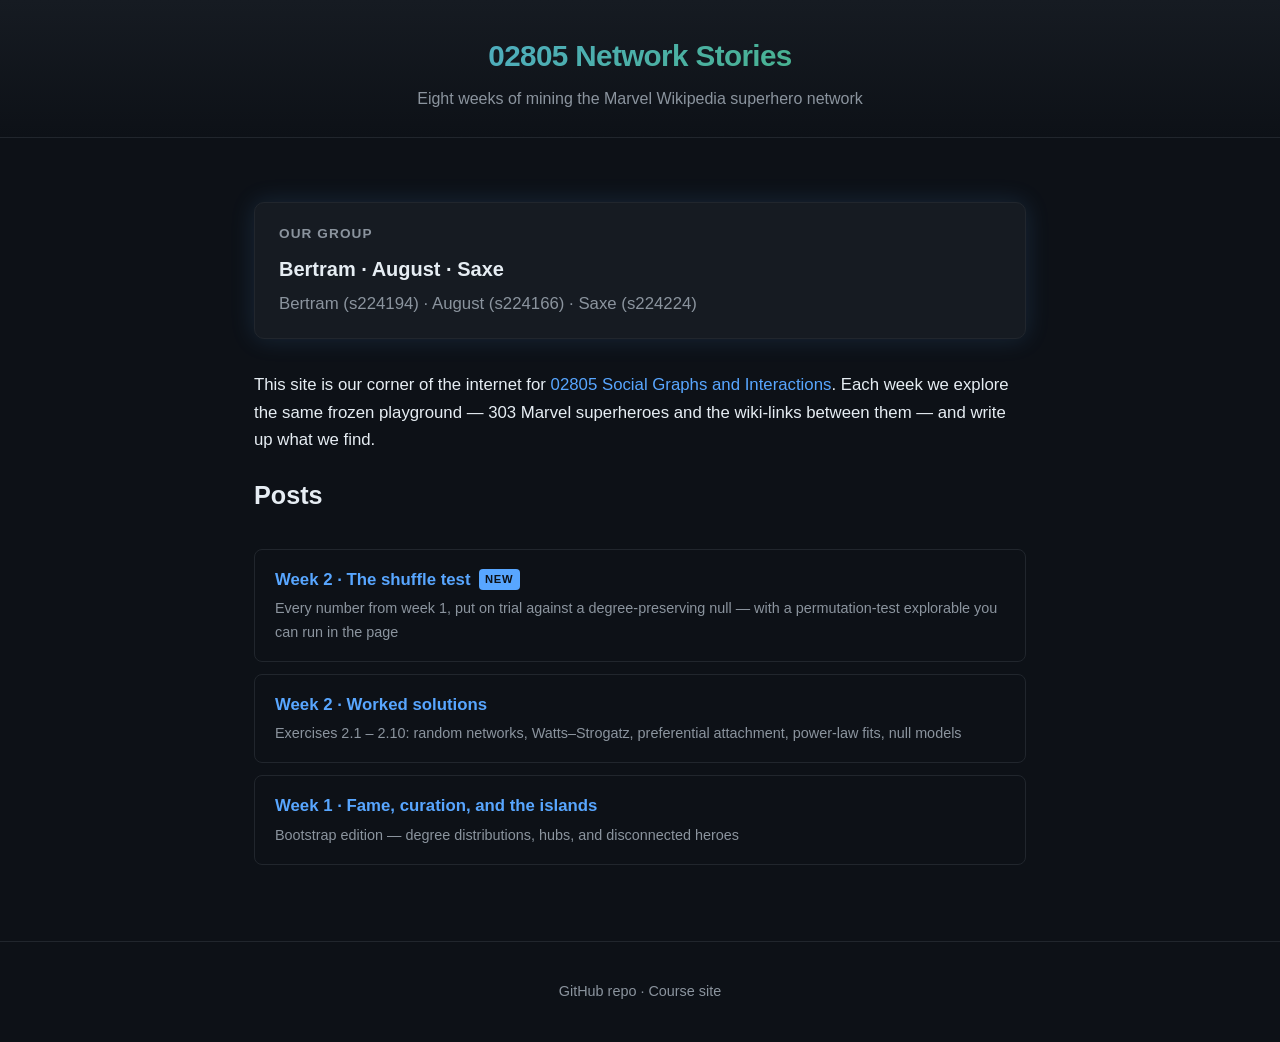
<file: docs/index.html>
<!DOCTYPE html>
<html lang="en">
<head>
  <meta charset="UTF-8">
  <meta name="viewport" content="width=device-width, initial-scale=1.0">
  <title>02805 Network Stories</title>
  <link rel="stylesheet" href="css/style.css">
</head>
<body>
  <header class="site-header">
    <h1>02805 Network Stories</h1>
    <p class="tagline">Eight weeks of mining the Marvel Wikipedia superhero network</p>
  </header>

  <main>
    <section class="group-card">
      <h2>Our group</h2>
      <p class="group-name">Bertram · August · Saxe</p>
      <p class="members">Bertram (s224194) · August (s224166) · Saxe (s224224)</p>
    </section>

    <p>
      This site is our corner of the internet for
      <a href="https://sunelehmann.com/socialgraphs2026-web/" target="_blank" rel="noopener">02805 Social Graphs and Interactions</a>.
      Each week we explore the same frozen playground — 303 Marvel superheroes and the wiki-links between them — and write up what we find.
    </p>

    <h2>Posts</h2>
    <ul class="post-list">
      <li>
        <a href="posts/week2.html">
          <div class="post-title">Week 2 · The shuffle test<span class="post-tag">new</span></div>
          <div class="post-meta">
            Every number from week 1, put on trial against a degree-preserving null — with a
            permutation-test explorable you can run in the page
          </div>
        </a>
      </li>
      <li>
        <a href="posts/week2-exercises.html">
          <div class="post-title">Week 2 · Worked solutions</div>
          <div class="post-meta">Exercises 2.1 – 2.10: random networks, Watts–Strogatz, preferential attachment, power-law fits, null models</div>
        </a>
      </li>
      <li>
        <a href="posts/week1.html">
          <div class="post-title">Week 1 · Fame, curation, and the islands</div>
          <div class="post-meta">Bootstrap edition — degree distributions, hubs, and disconnected heroes</div>
        </a>
      </li>
    </ul>
  </main>

  <footer class="site-footer">
    <p>
      <a href="https://github.com/Benyla/02805_SGI" target="_blank" rel="noopener">GitHub repo</a>
      ·
      <a href="https://sunelehmann.com/socialgraphs2026-web/" target="_blank" rel="noopener">Course site</a>
    </p>
  </footer>
</body>
</html>
</file>
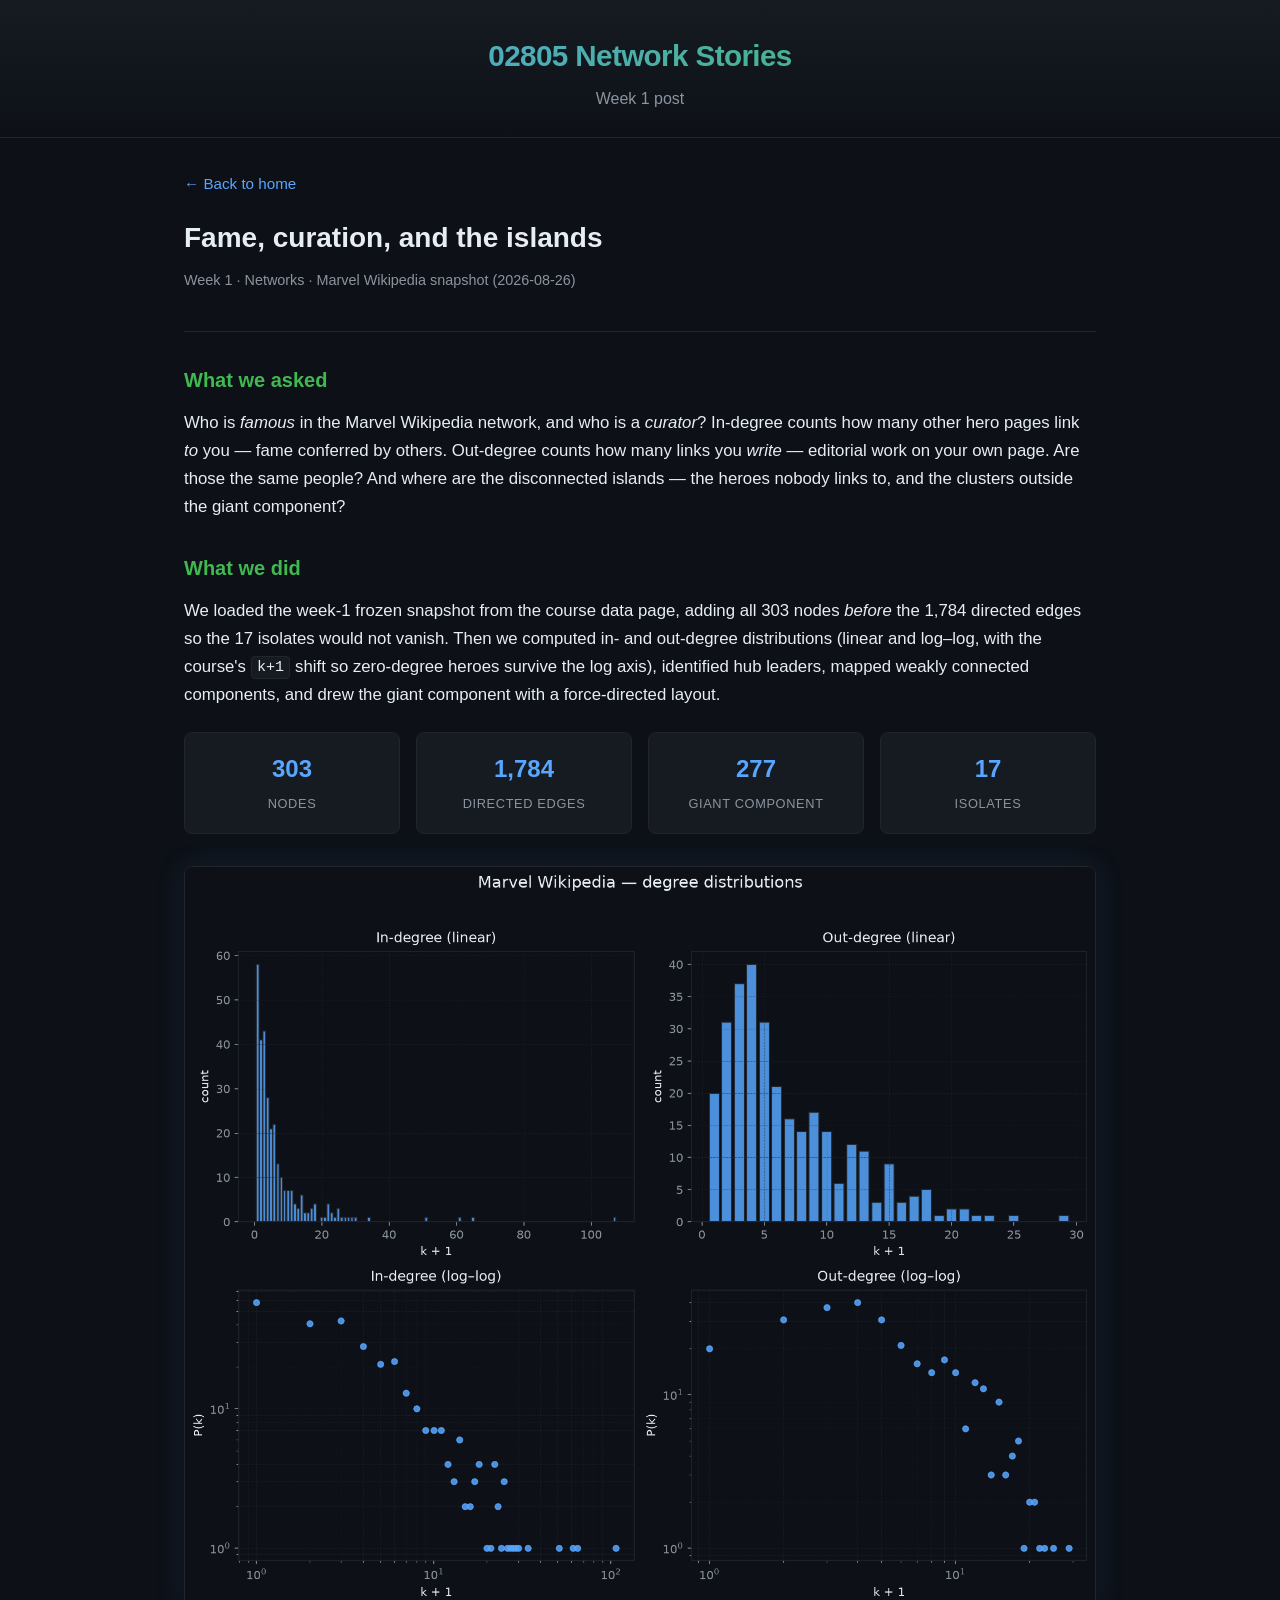
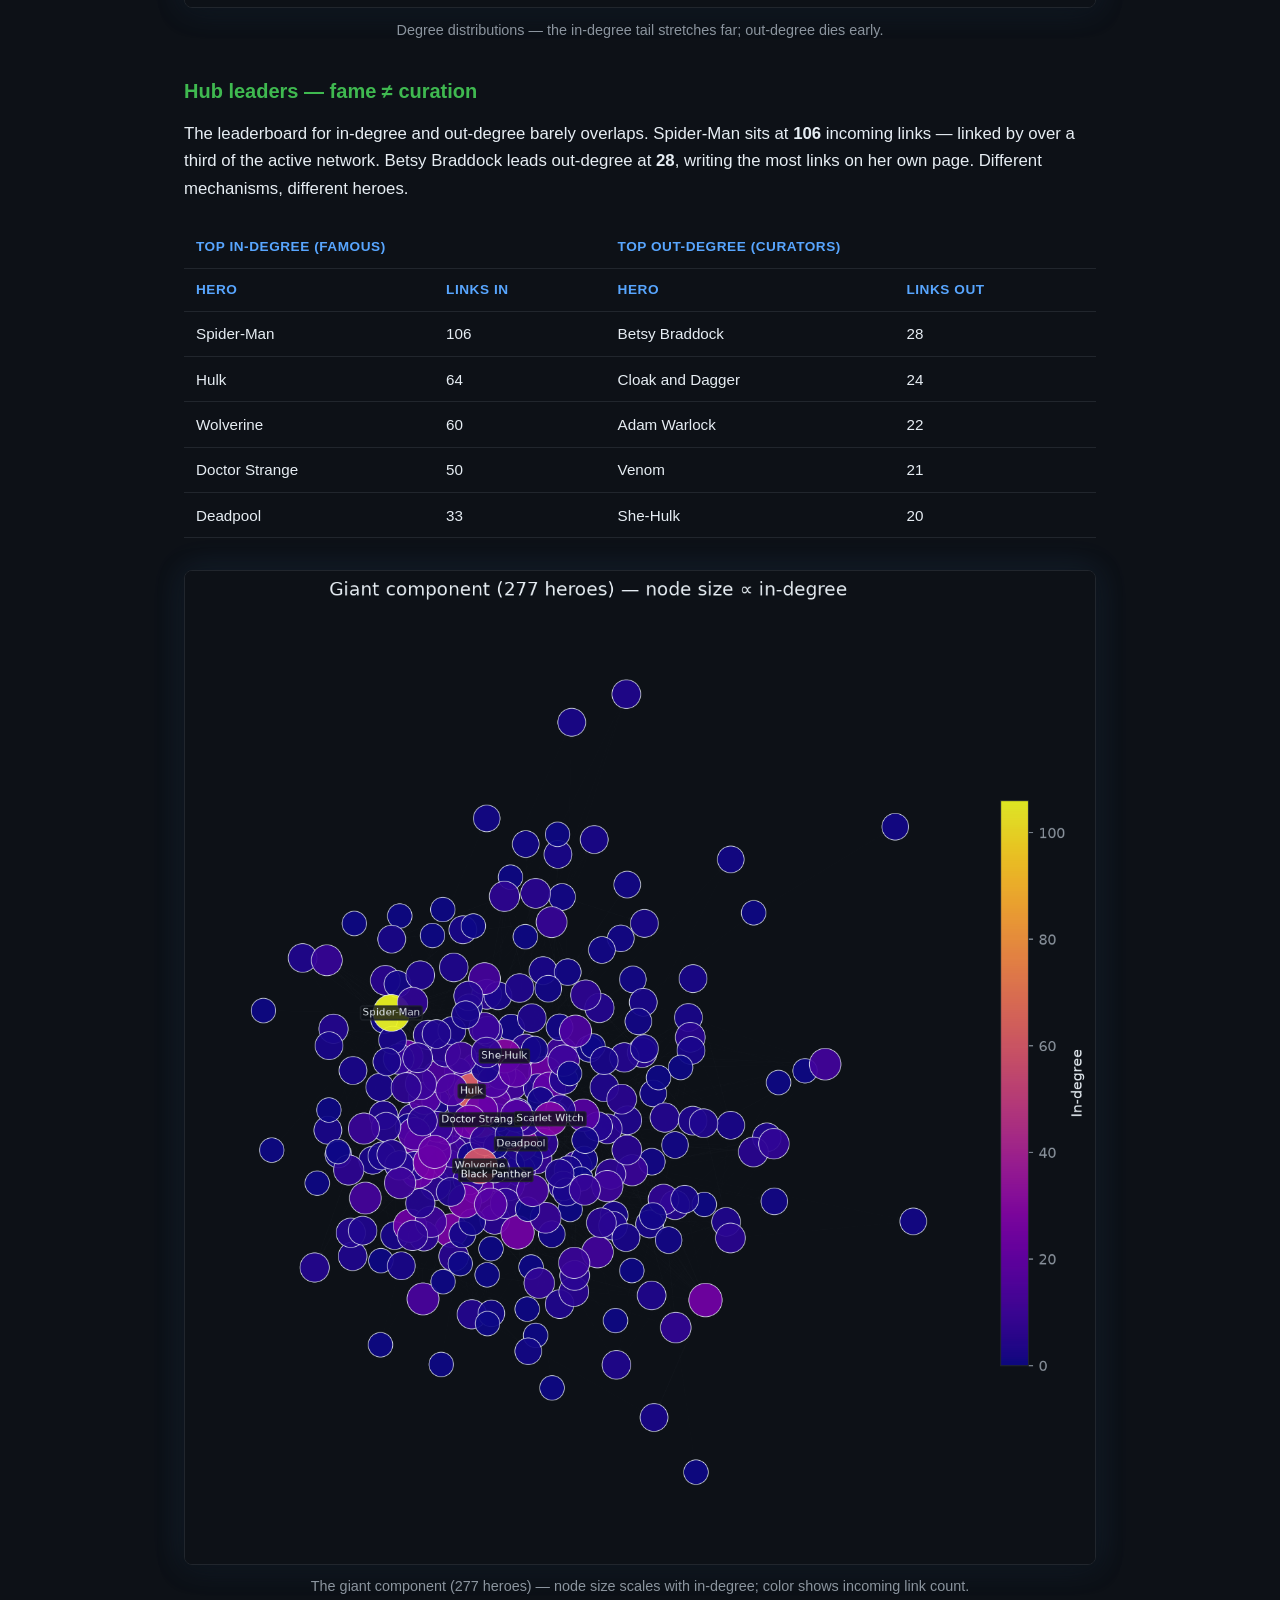
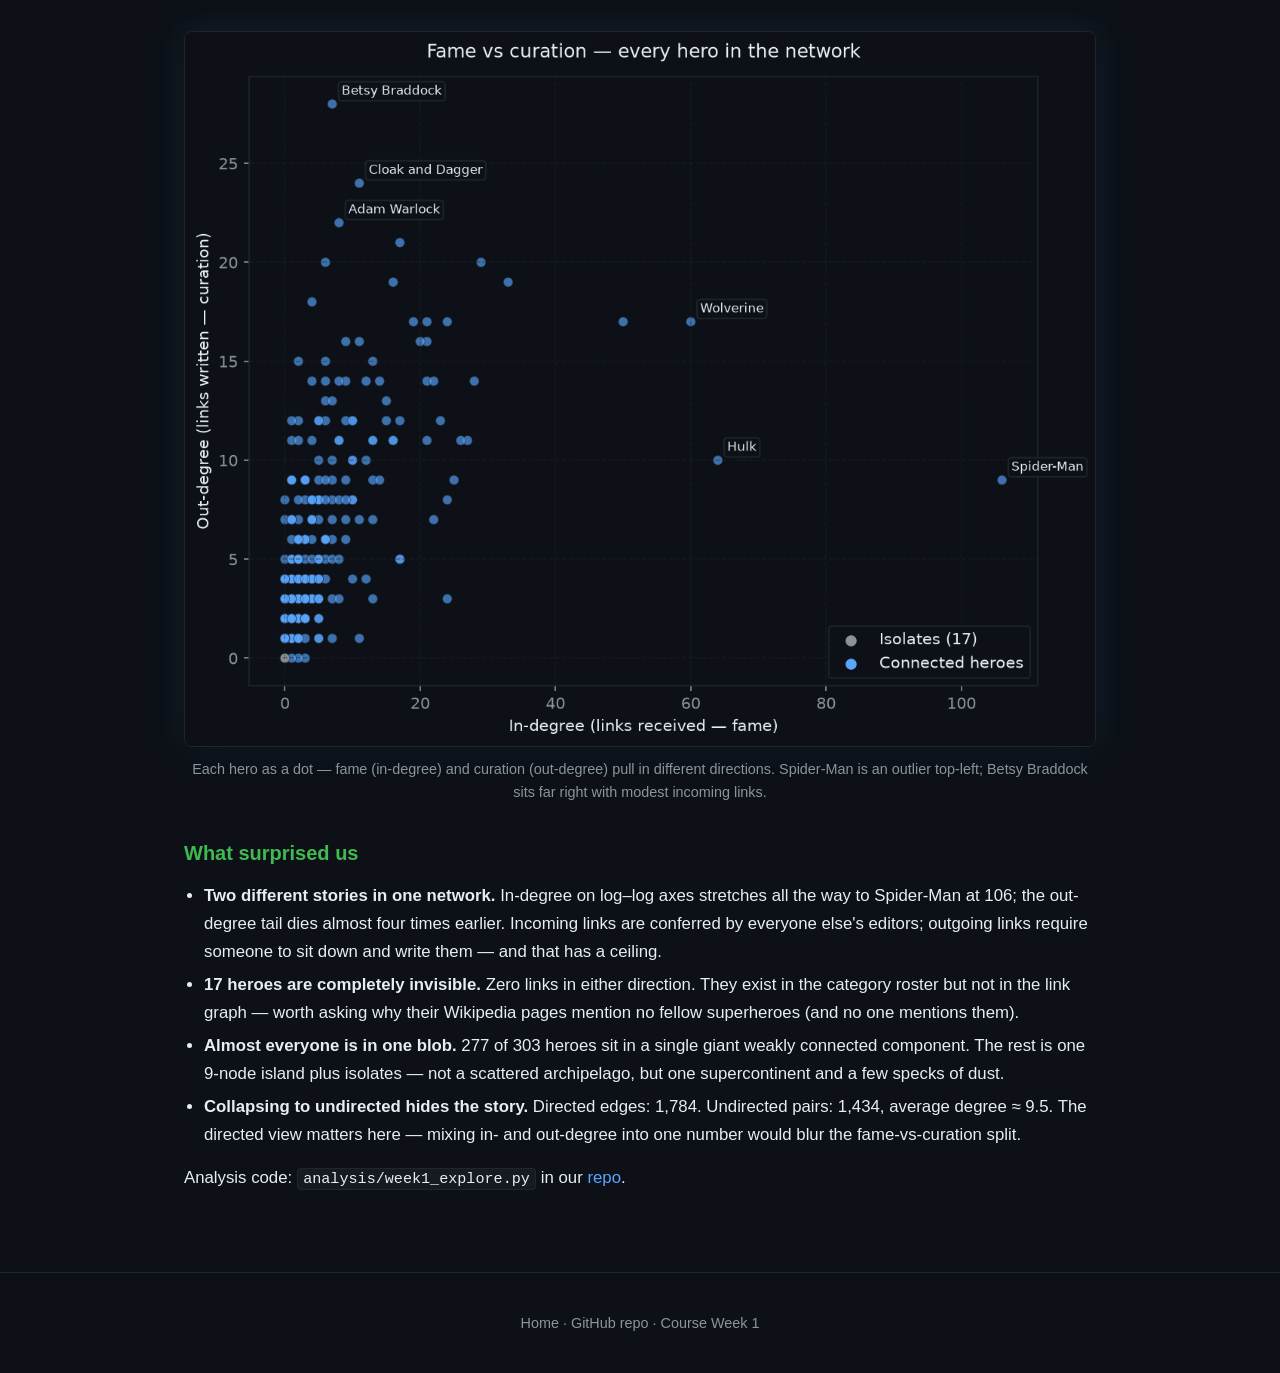
<file: docs/posts/week1.html>
<!DOCTYPE html>
<html lang="en">
<head>
  <meta charset="UTF-8">
  <meta name="viewport" content="width=device-width, initial-scale=1.0">
  <title>Week 1 · Fame, curation, and the islands — 02805 Network Stories</title>
  <link rel="stylesheet" href="../css/style.css">
</head>
<body>
  <header class="site-header">
    <h1>02805 Network Stories</h1>
    <p class="tagline">Week 1 post</p>
  </header>

  <main class="wide">
    <a class="back-link" href="../index.html">← Back to home</a>

    <header class="post-header">
      <h1>Fame, curation, and the islands</h1>
      <p class="meta">Week 1 · Networks · Marvel Wikipedia snapshot (2026-08-26)</p>
    </header>

    <article>
      <h2>What we asked</h2>
      <p>
        Who is <em>famous</em> in the Marvel Wikipedia network, and who is a <em>curator</em>?
        In-degree counts how many other hero pages link <em>to</em> you — fame conferred by others.
        Out-degree counts how many links you <em>write</em> — editorial work on your own page.
        Are those the same people? And where are the disconnected islands — the heroes nobody links to, and the clusters outside the giant component?
      </p>

      <h2>What we did</h2>
      <p>
        We loaded the week-1 frozen snapshot from the course data page, adding all 303 nodes
        <em>before</em> the 1,784 directed edges so the 17 isolates would not vanish.
        Then we computed in- and out-degree distributions (linear and log–log, with the course's
        <code>k+1</code> shift so zero-degree heroes survive the log axis), identified hub leaders,
        mapped weakly connected components, and drew the giant component with a force-directed layout.
      </p>

      <div class="stats-grid">
        <div class="stat-box">
          <span class="value">303</span>
          <span class="label">Nodes</span>
        </div>
        <div class="stat-box">
          <span class="value">1,784</span>
          <span class="label">Directed edges</span>
        </div>
        <div class="stat-box">
          <span class="value">277</span>
          <span class="label">Giant component</span>
        </div>
        <div class="stat-box">
          <span class="value">17</span>
          <span class="label">Isolates</span>
        </div>
      </div>

      <figure>
        <img src="../assets/week1/degree_distributions.png" alt="In-degree and out-degree distributions on linear and log-log axes">
        <figcaption>Degree distributions — the in-degree tail stretches far; out-degree dies early.</figcaption>
      </figure>

      <h2>Hub leaders — fame ≠ curation</h2>
      <p>
        The leaderboard for in-degree and out-degree barely overlaps. Spider-Man sits at
        <strong>106</strong> incoming links — linked by over a third of the active network.
        Betsy Braddock leads out-degree at <strong>28</strong>, writing the most links on her own page.
        Different mechanisms, different heroes.
      </p>

      <table class="data-table">
        <thead>
          <tr>
            <th colspan="2">Top in-degree (famous)</th>
            <th colspan="2">Top out-degree (curators)</th>
          </tr>
          <tr>
            <th>Hero</th>
            <th>Links in</th>
            <th>Hero</th>
            <th>Links out</th>
          </tr>
        </thead>
        <tbody>
          <tr><td>Spider-Man</td><td>106</td><td>Betsy Braddock</td><td>28</td></tr>
          <tr><td>Hulk</td><td>64</td><td>Cloak and Dagger</td><td>24</td></tr>
          <tr><td>Wolverine</td><td>60</td><td>Adam Warlock</td><td>22</td></tr>
          <tr><td>Doctor Strange</td><td>50</td><td>Venom</td><td>21</td></tr>
          <tr><td>Deadpool</td><td>33</td><td>She-Hulk</td><td>20</td></tr>
        </tbody>
      </table>

      <figure>
        <img src="../assets/week1/network_giant_component.png" alt="Force-directed layout of the giant component">
        <figcaption>The giant component (277 heroes) — node size scales with in-degree; color shows incoming link count.</figcaption>
      </figure>

      <figure>
        <img src="../assets/week1/in_vs_out_degree.png" alt="Scatter plot of in-degree versus out-degree for each hero">
        <figcaption>Each hero as a dot — fame (in-degree) and curation (out-degree) pull in different directions. Spider-Man is an outlier top-left; Betsy Braddock sits far right with modest incoming links.</figcaption>
      </figure>

      <h2>What surprised us</h2>
      <ul>
        <li>
          <strong>Two different stories in one network.</strong> In-degree on log–log axes stretches all the way to Spider-Man at 106; the out-degree tail dies almost four times earlier. Incoming links are conferred by everyone else's editors; outgoing links require someone to sit down and write them — and that has a ceiling.
        </li>
        <li>
          <strong>17 heroes are completely invisible.</strong> Zero links in either direction. They exist in the category roster but not in the link graph — worth asking why their Wikipedia pages mention no fellow superheroes (and no one mentions them).
        </li>
        <li>
          <strong>Almost everyone is in one blob.</strong> 277 of 303 heroes sit in a single giant weakly connected component. The rest is one 9-node island plus isolates — not a scattered archipelago, but one supercontinent and a few specks of dust.
        </li>
        <li>
          <strong>Collapsing to undirected hides the story.</strong> Directed edges: 1,784. Undirected pairs: 1,434, average degree ≈ 9.5. The directed view matters here — mixing in- and out-degree into one number would blur the fame-vs-curation split.
        </li>
      </ul>

      <p>
        Analysis code: <code>analysis/week1_explore.py</code> in our
        <a href="https://github.com/Benyla/02805_SGI" target="_blank" rel="noopener">repo</a>.
      </p>
    </article>
  </main>

  <footer class="site-footer">
    <p>
      <a href="../index.html">Home</a>
      ·
      <a href="https://github.com/Benyla/02805_SGI" target="_blank" rel="noopener">GitHub repo</a>
      ·
      <a href="https://sunelehmann.com/socialgraphs2026-web/weeks/week1.html" target="_blank" rel="noopener">Course Week 1</a>
    </p>
  </footer>
</body>
</html>
</file>
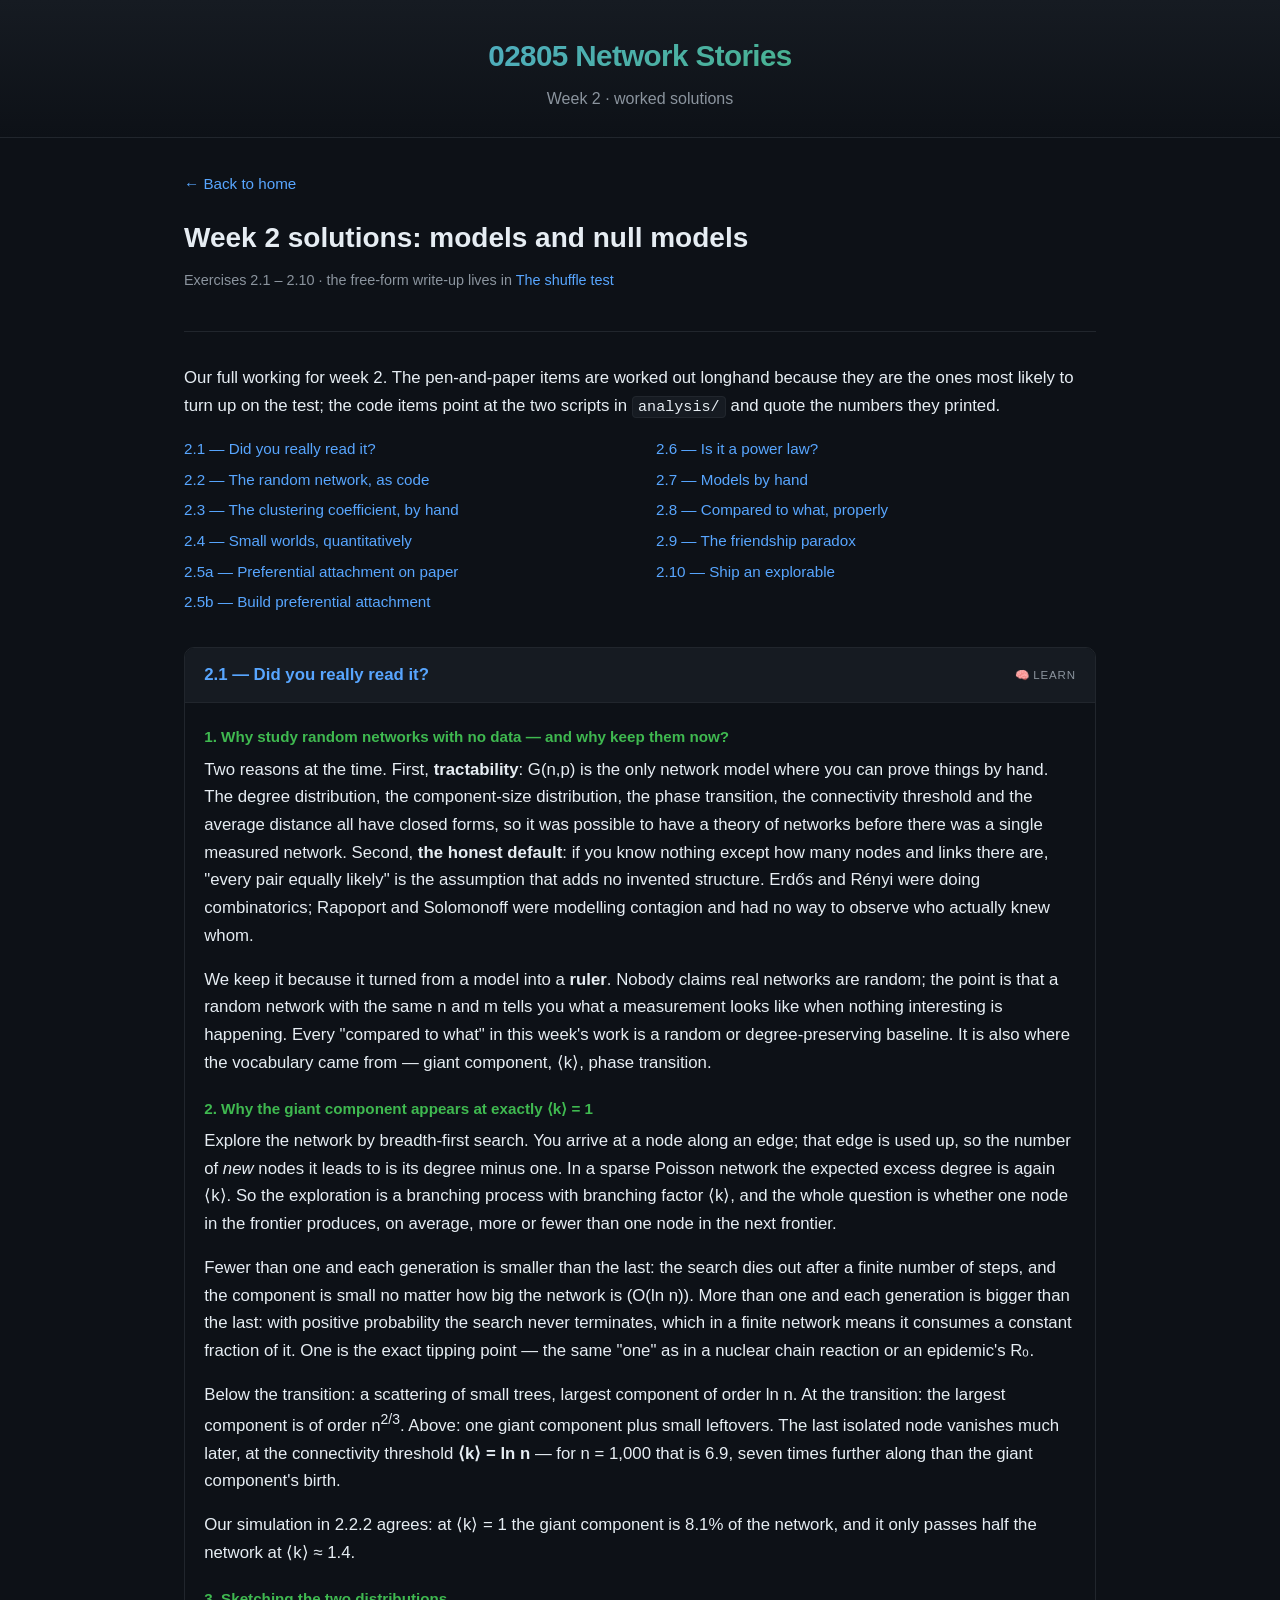
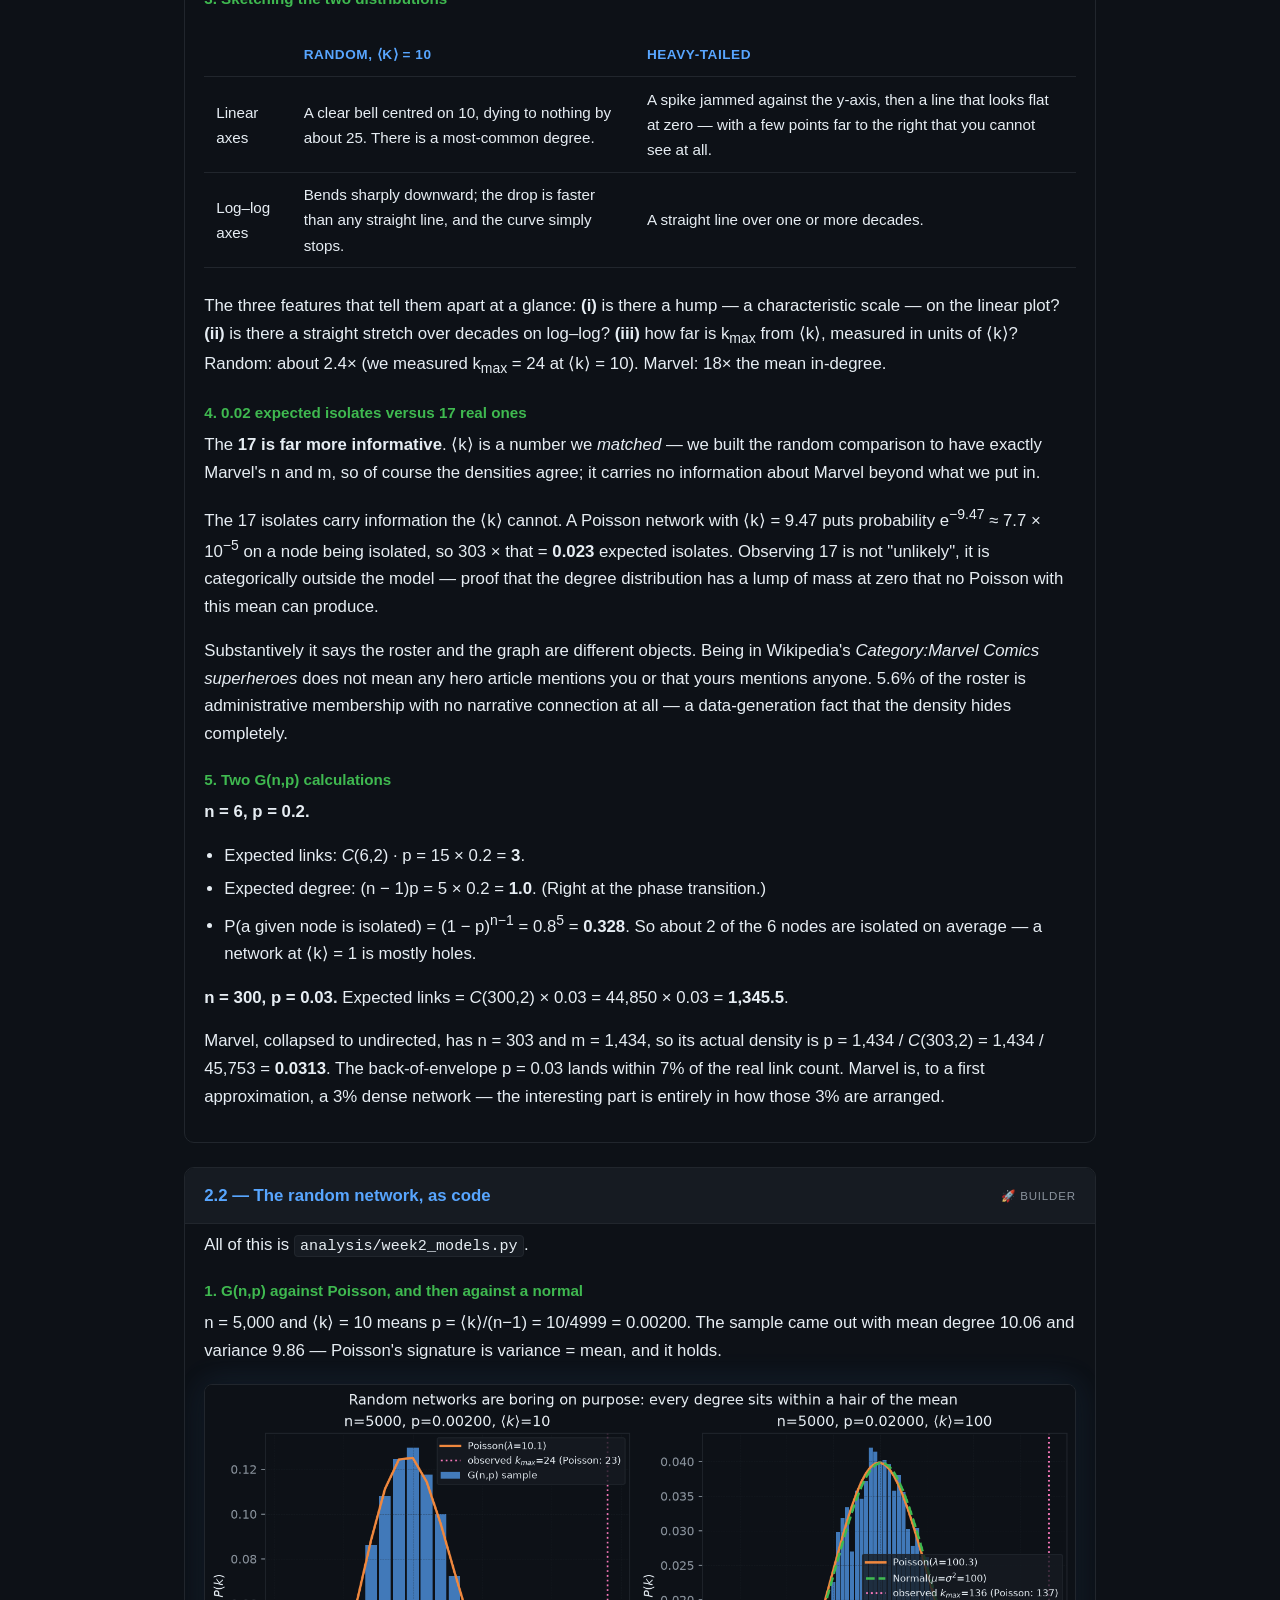
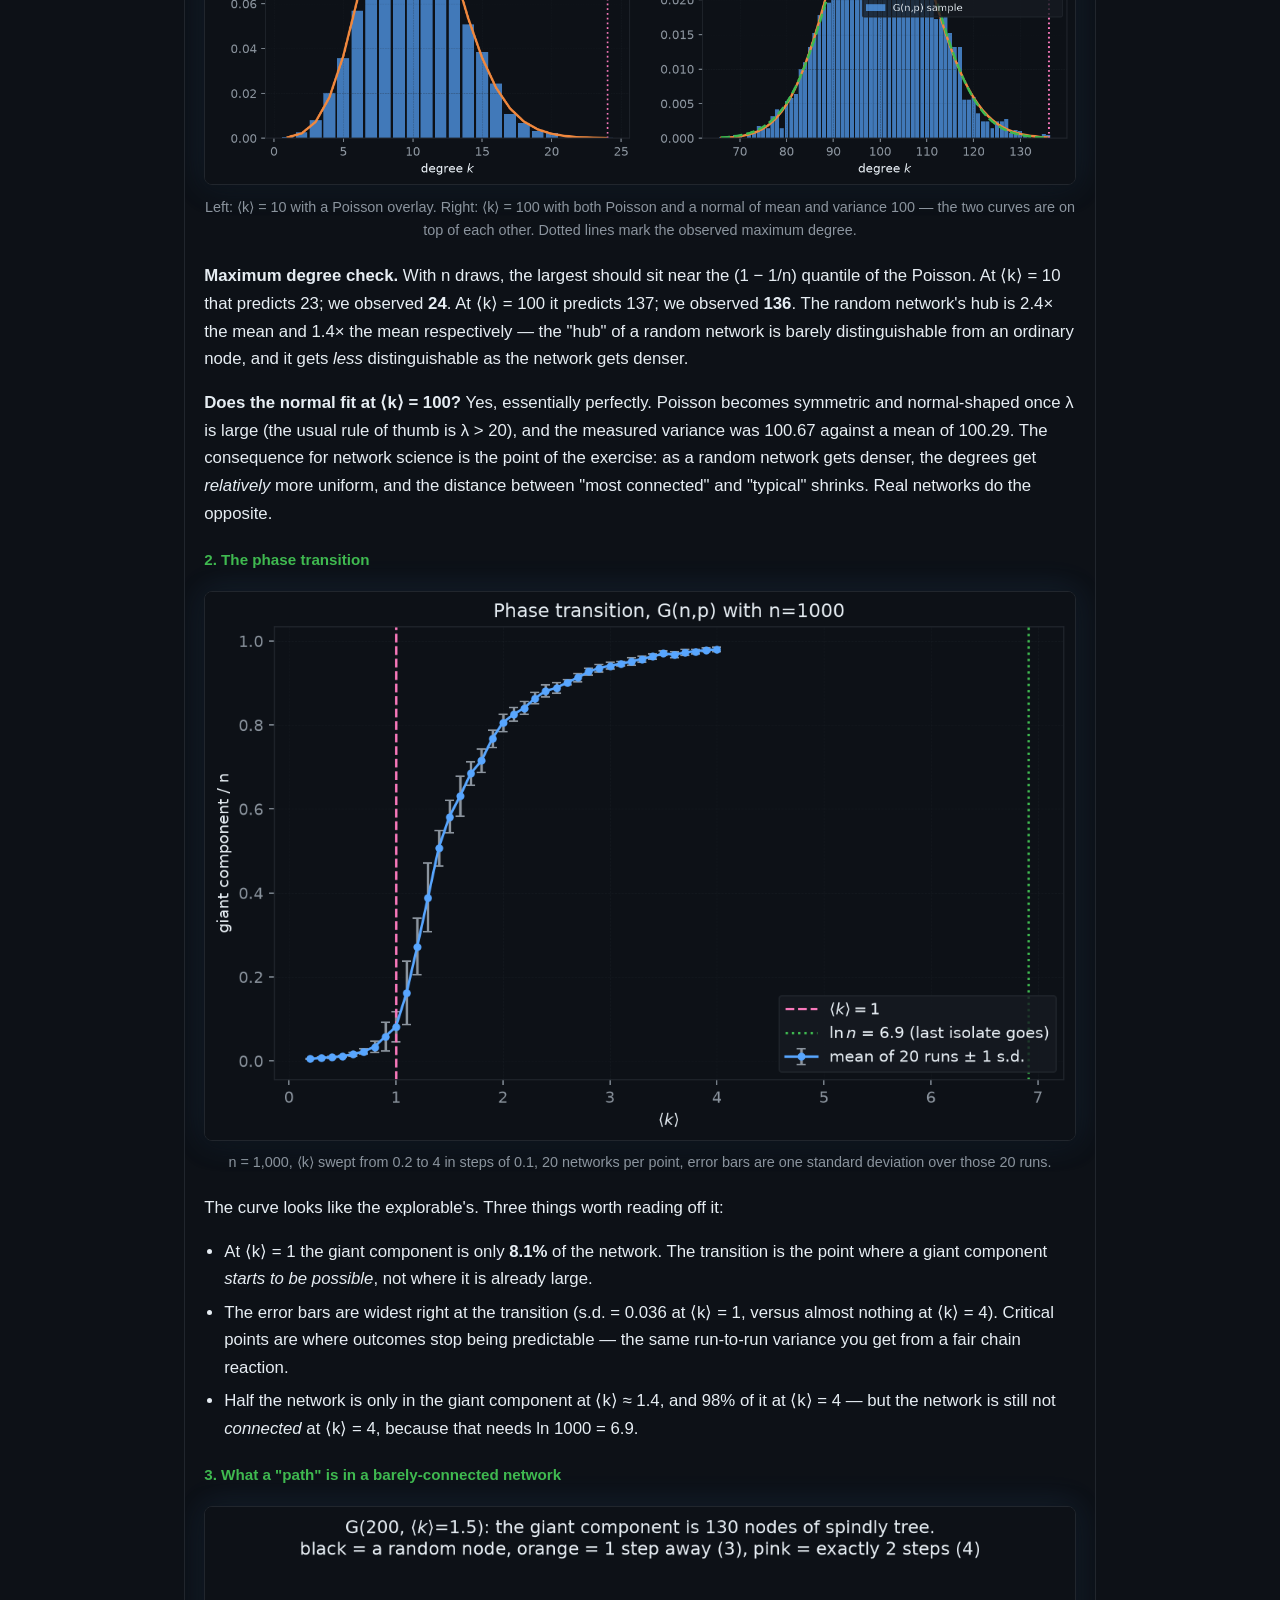
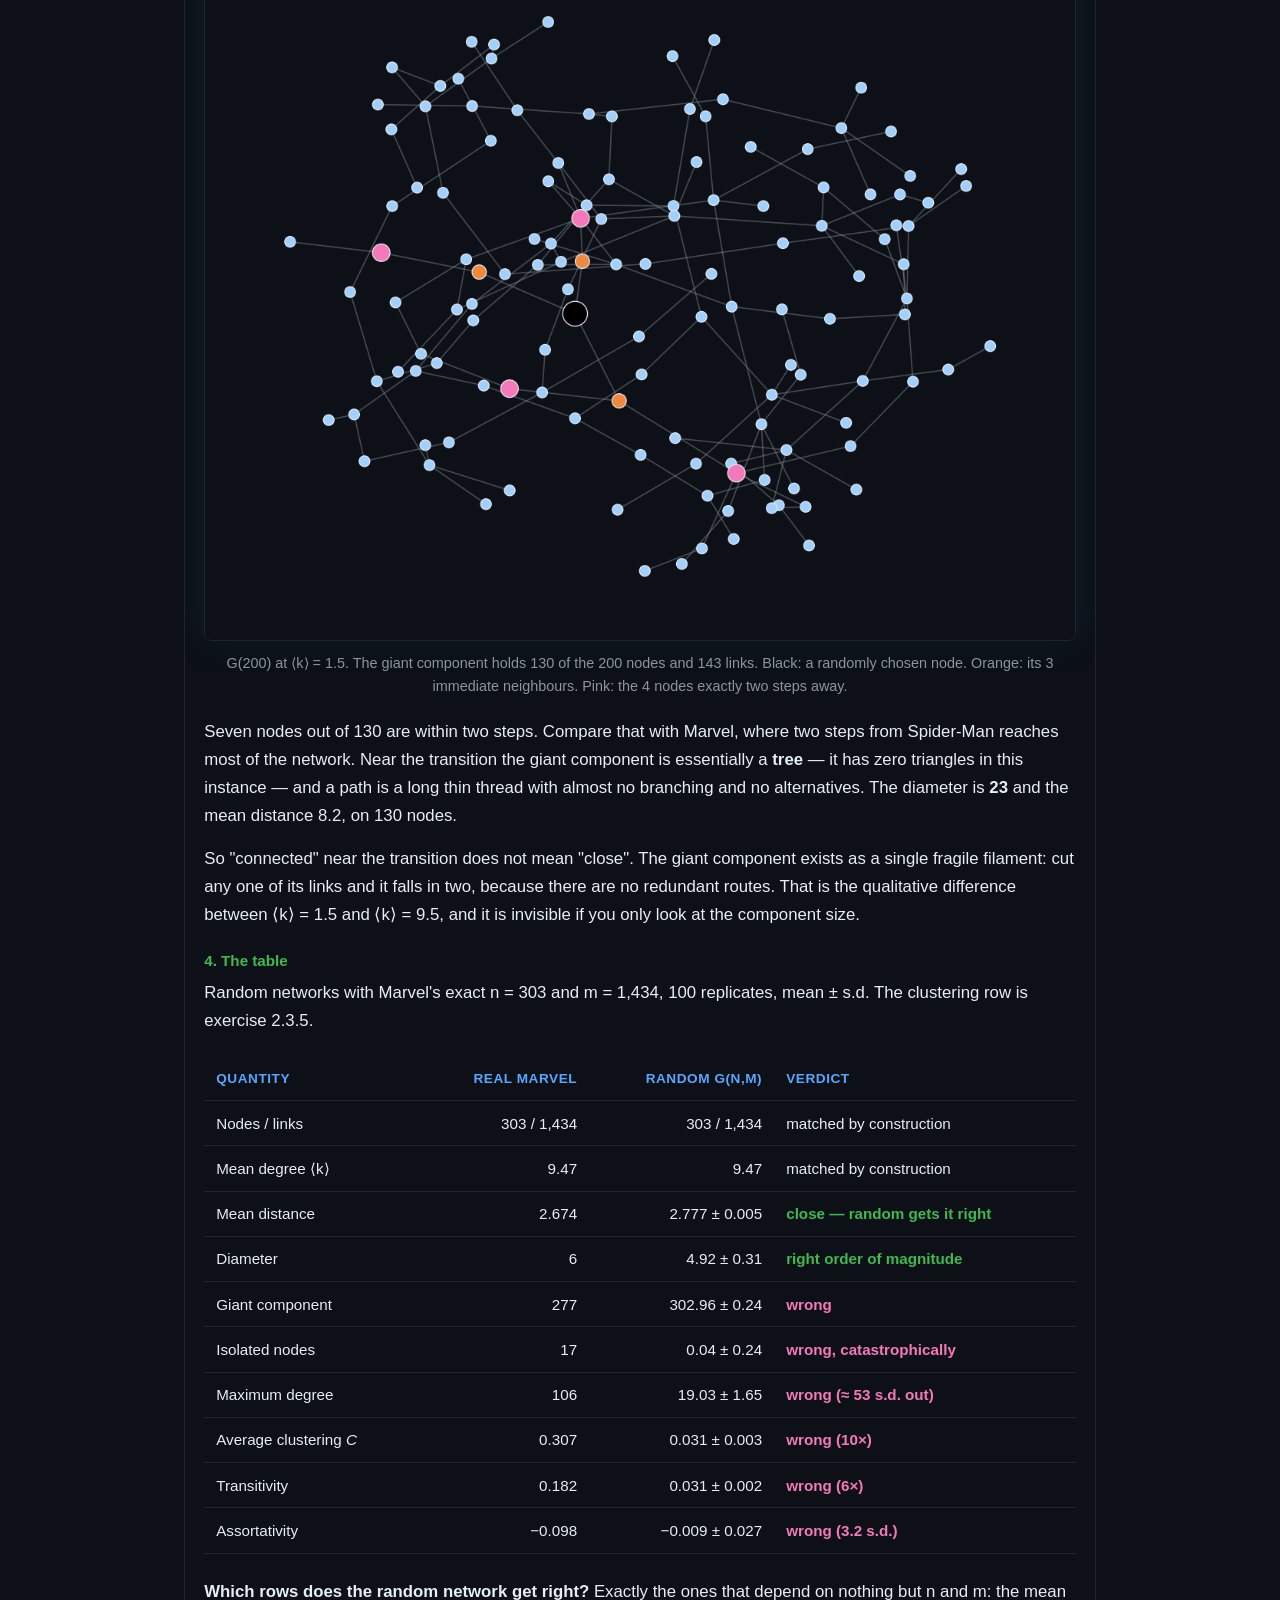
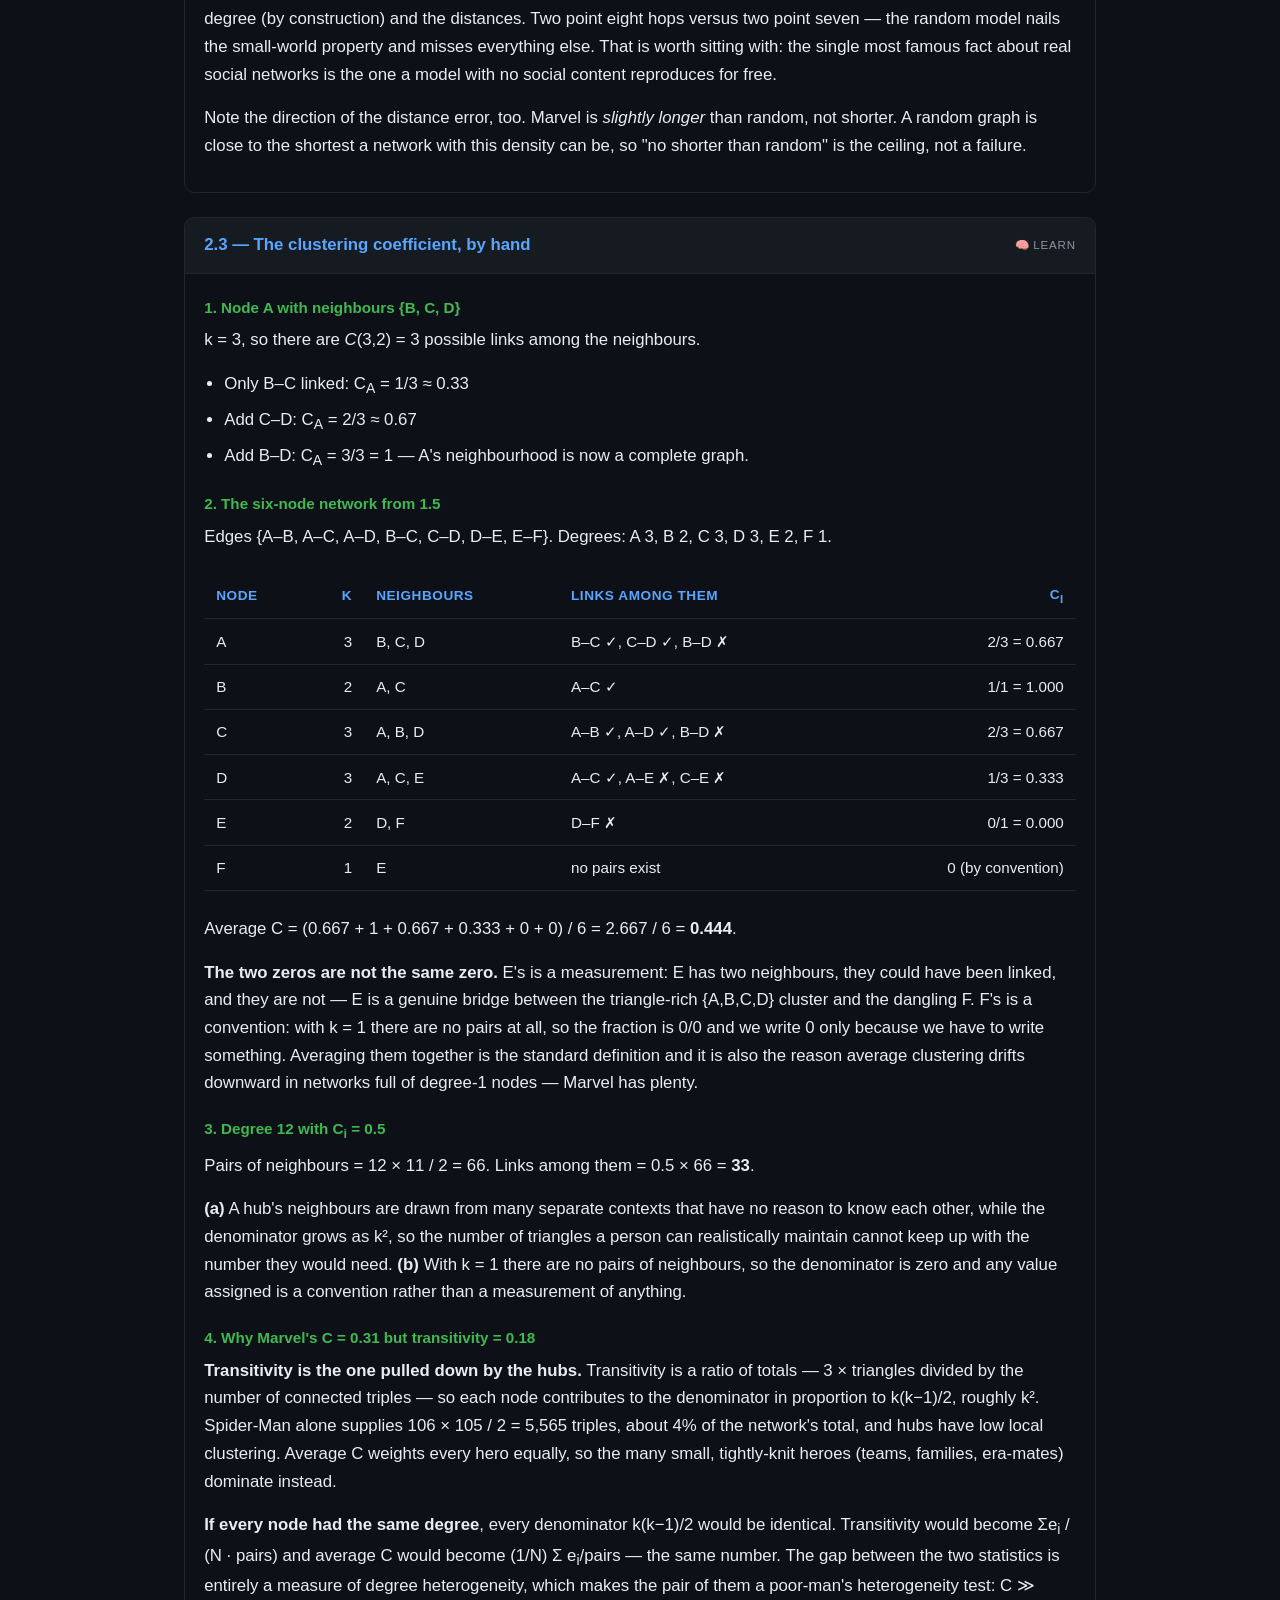
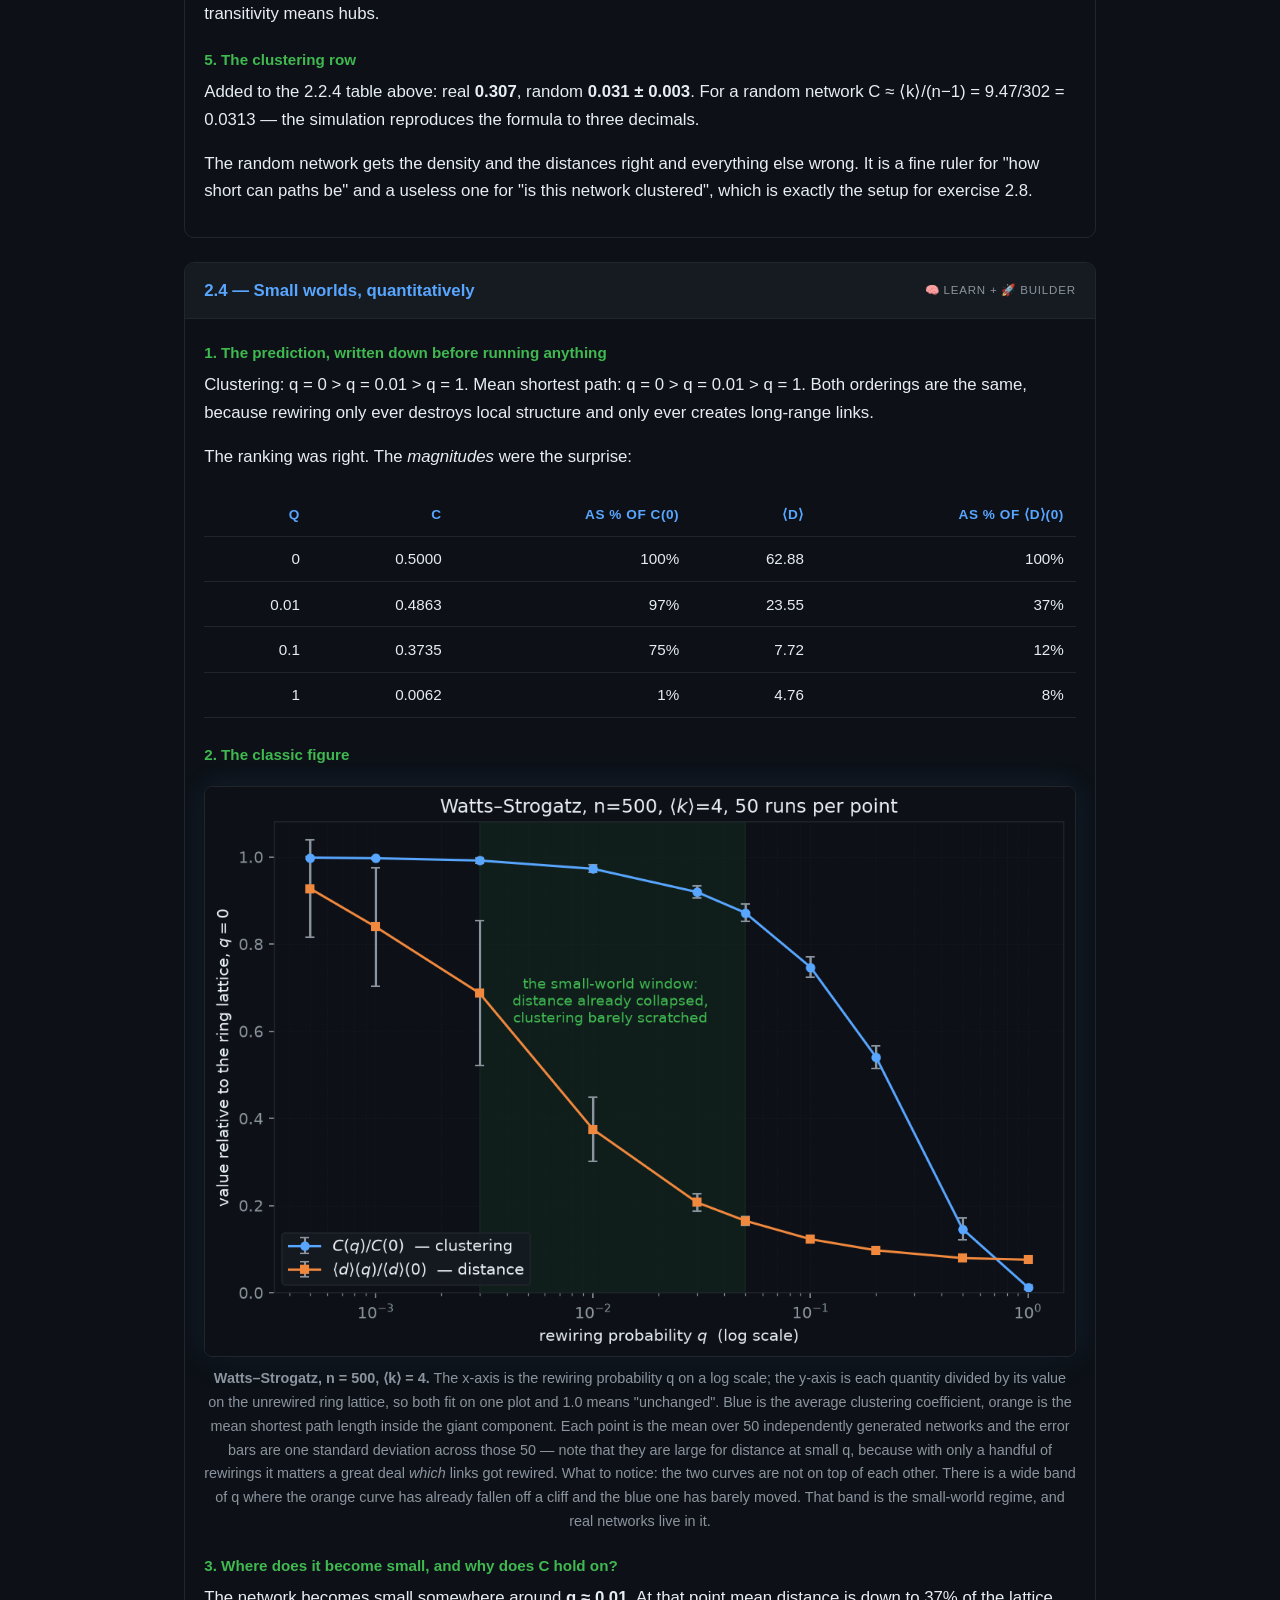
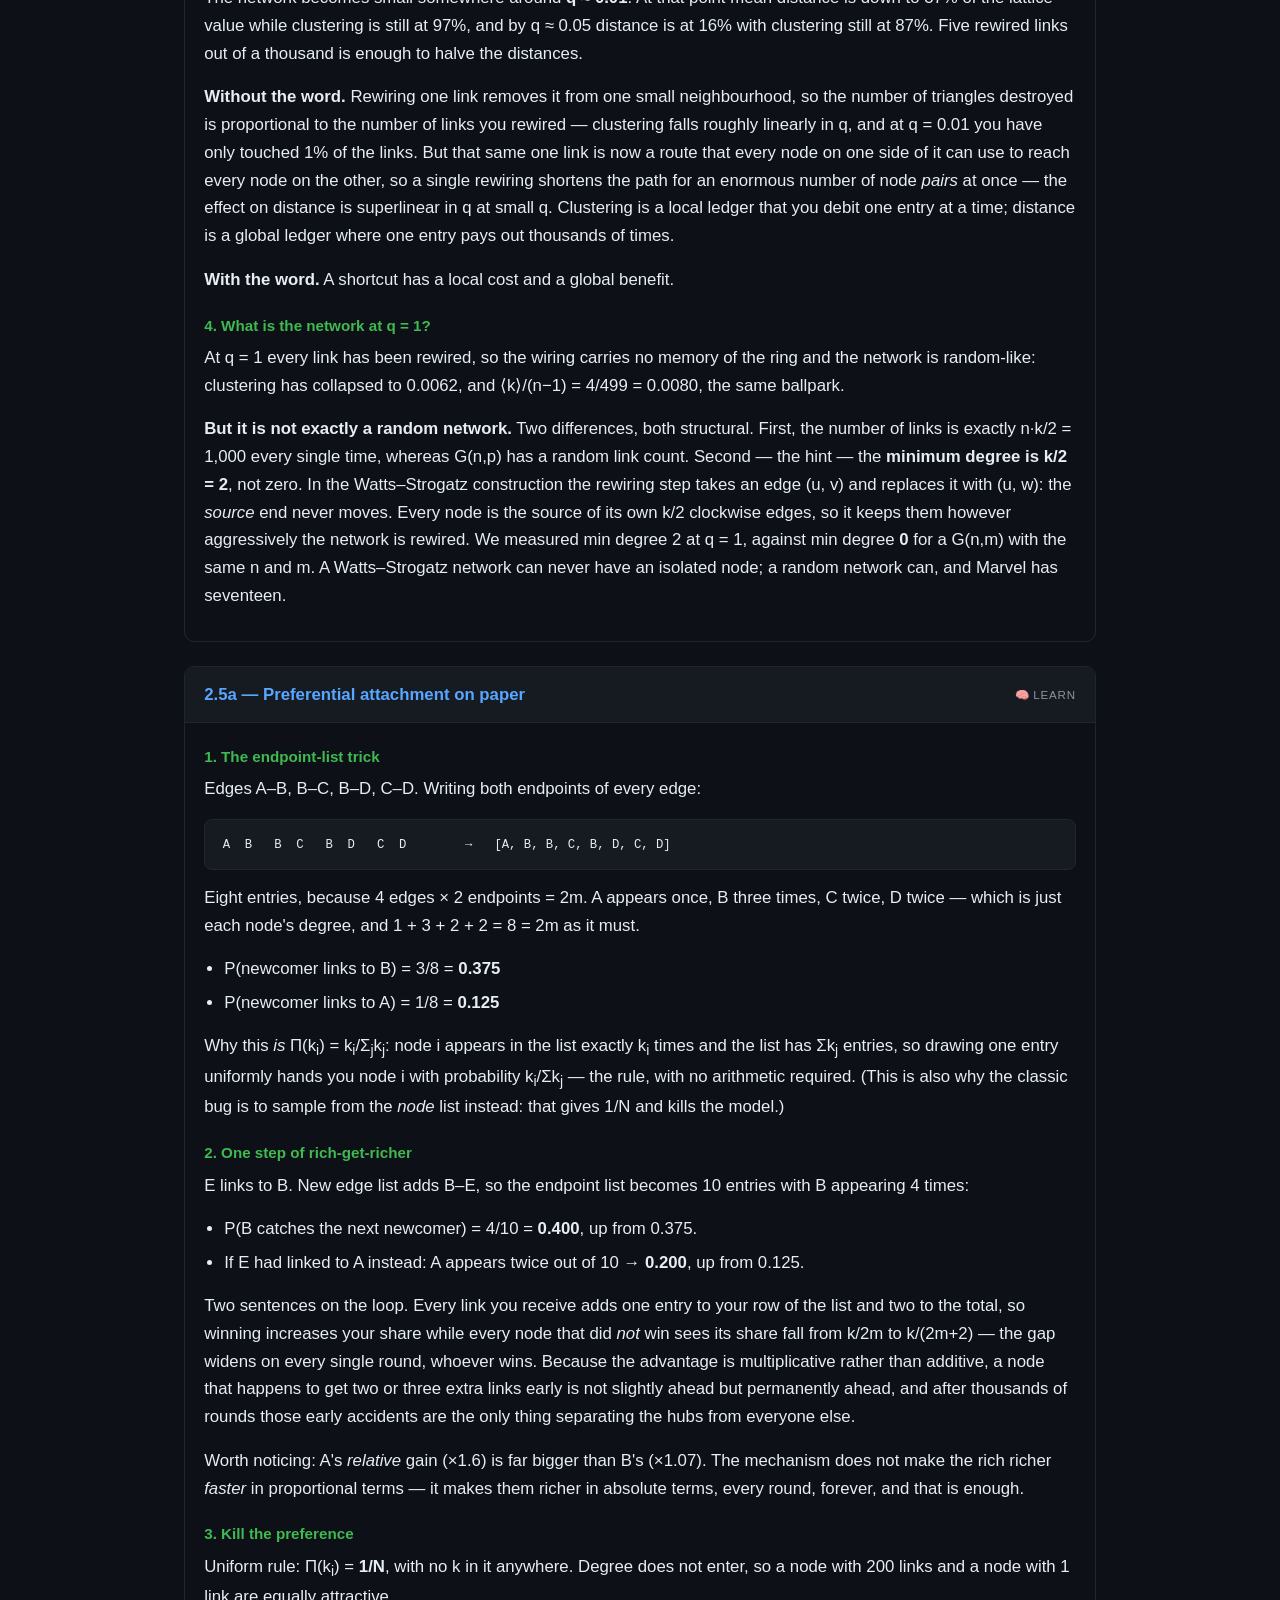
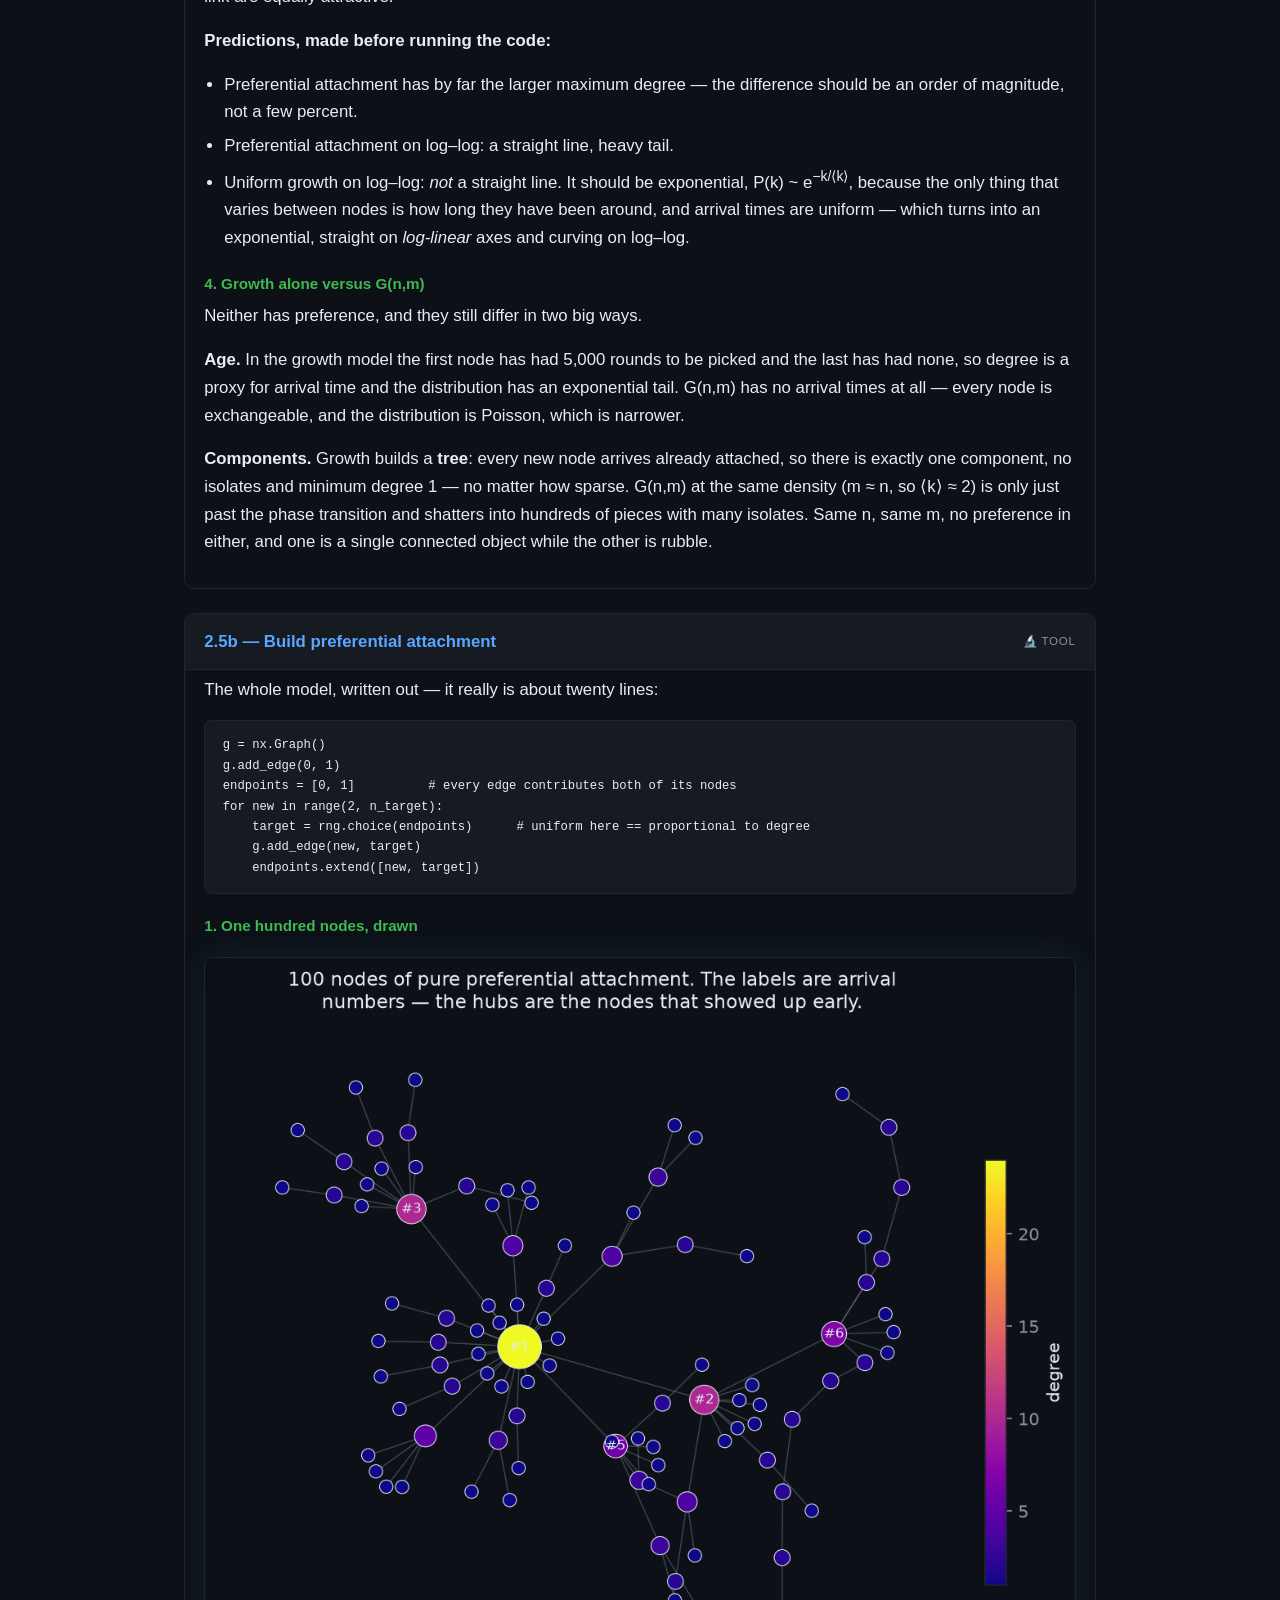
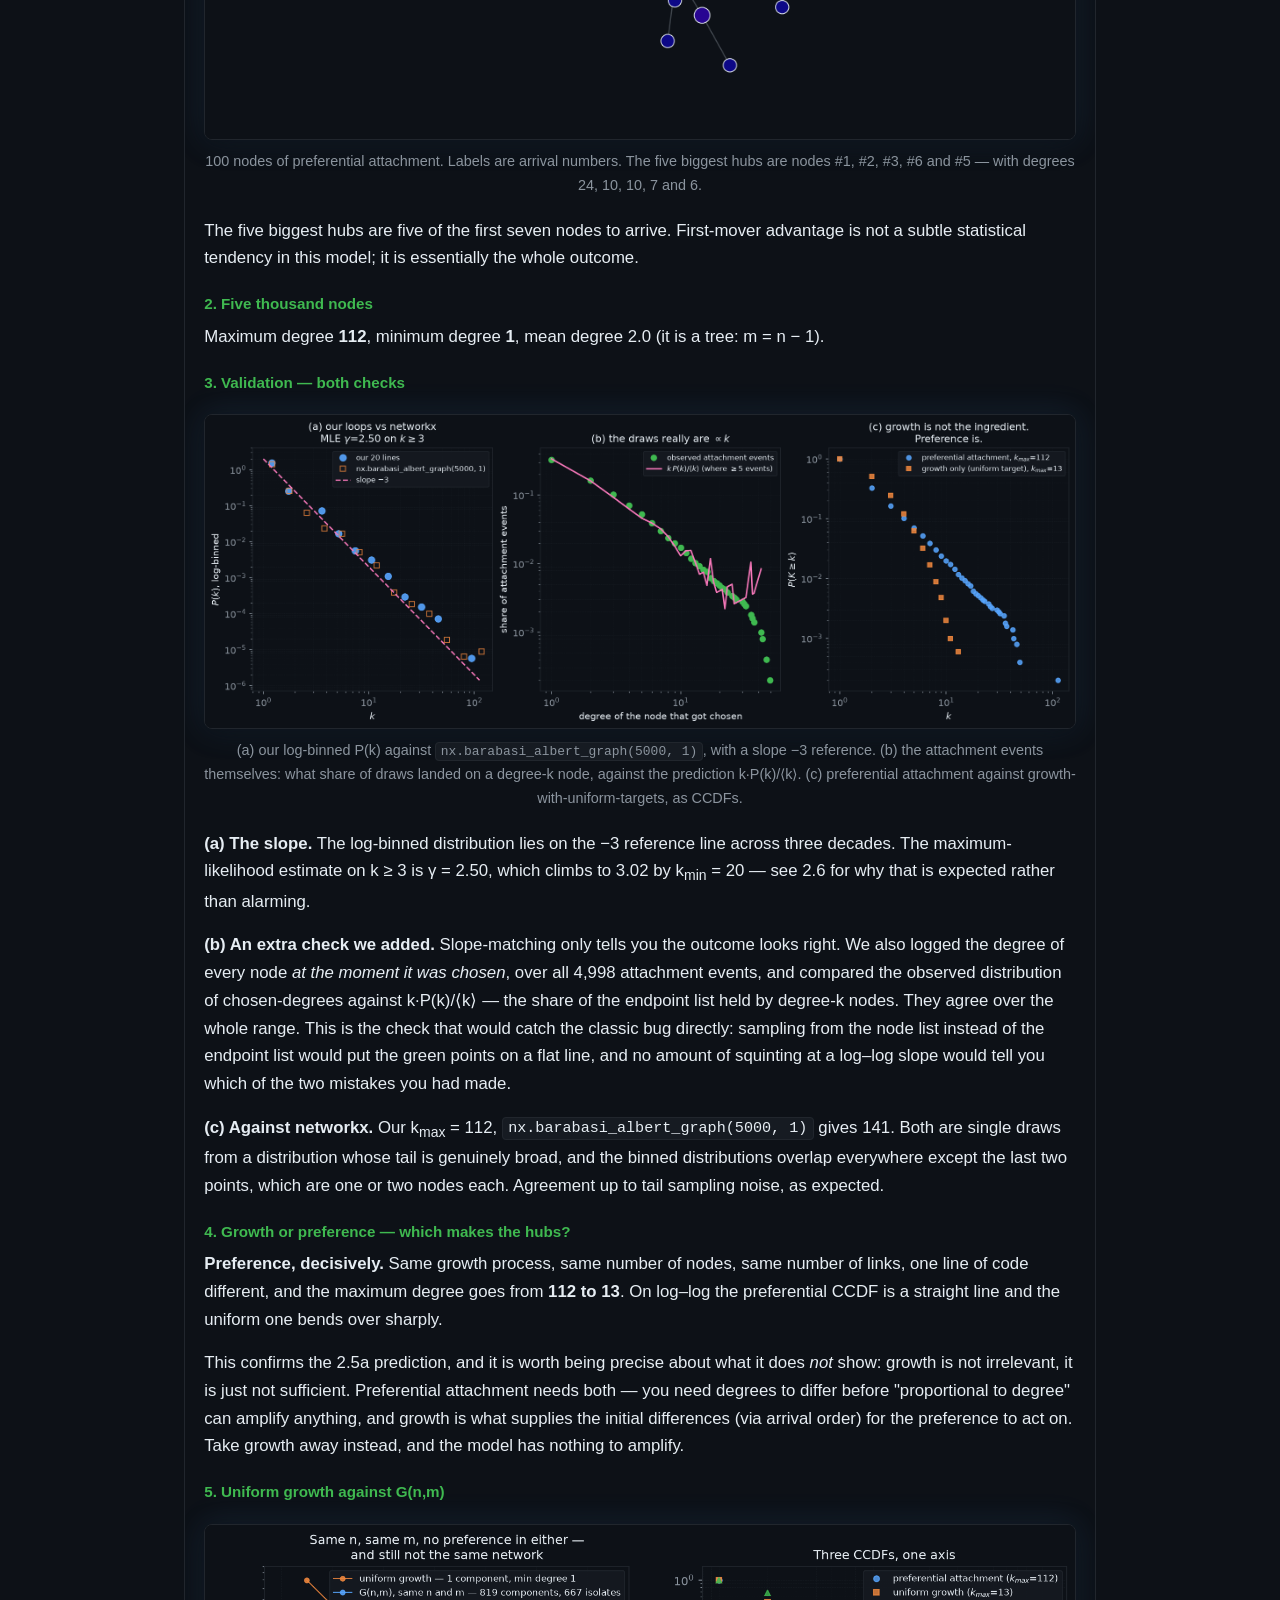
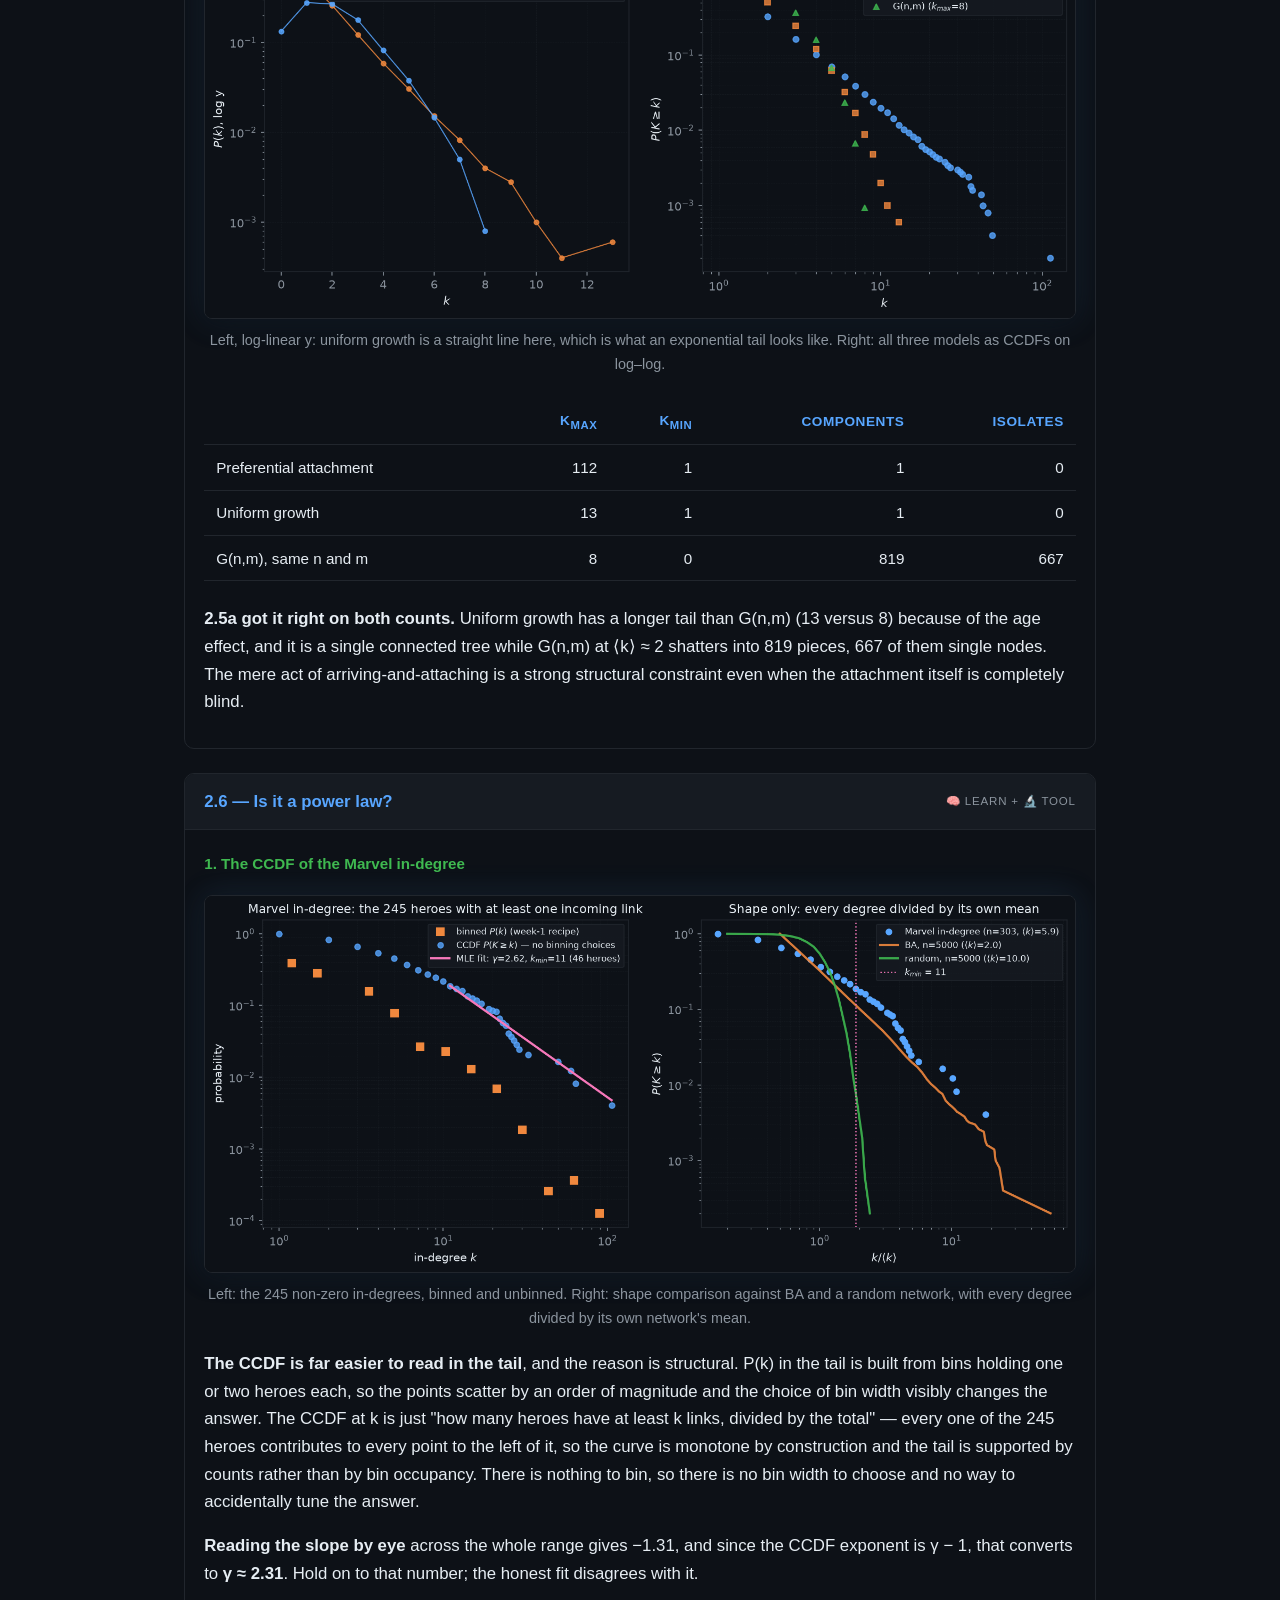
<file: docs/posts/week2-exercises.html>
<!DOCTYPE html>
<html lang="en">
<head>
  <meta charset="UTF-8">
  <meta name="viewport" content="width=device-width, initial-scale=1.0">
  <title>Week 2 · Worked solutions — 02805 Network Stories</title>
  <link rel="stylesheet" href="../css/style.css">
</head>
<body>
  <header class="site-header">
    <h1>02805 Network Stories</h1>
    <p class="tagline">Week 2 · worked solutions</p>
  </header>

  <main class="wide">
    <a class="back-link" href="../index.html">← Back to home</a>

    <header class="post-header">
      <h1>Week 2 solutions: models and null models</h1>
      <p class="meta">
        Exercises 2.1 – 2.10 · the free-form write-up lives in
        <a href="week2.html">The shuffle test</a>
      </p>
    </header>

    <article>
      <p>
        Our full working for week 2. The pen-and-paper items are worked out longhand because they are
        the ones most likely to turn up on the test; the code items point at the two scripts in
        <code>analysis/</code> and quote the numbers they printed.
      </p>

      <ul class="toc">
        <li><a href="#e21">2.1 — Did you really read it?</a></li>
        <li><a href="#e22">2.2 — The random network, as code</a></li>
        <li><a href="#e23">2.3 — The clustering coefficient, by hand</a></li>
        <li><a href="#e24">2.4 — Small worlds, quantitatively</a></li>
        <li><a href="#e25a">2.5a — Preferential attachment on paper</a></li>
        <li><a href="#e25b">2.5b — Build preferential attachment</a></li>
        <li><a href="#e26">2.6 — Is it a power law?</a></li>
        <li><a href="#e27">2.7 — Models by hand</a></li>
        <li><a href="#e28">2.8 — Compared to what, properly</a></li>
        <li><a href="#e29">2.9 — The friendship paradox</a></li>
        <li><a href="#e210">2.10 — Ship an explorable</a></li>
      </ul>

      <!-- ================================================================ -->
      <section class="ex" id="e21">
        <h2>2.1 — Did you really read it? <span class="tag">🧠 Learn</span></h2>
        <div class="ex-body">

          <h3>1. Why study random networks with no data — and why keep them now?</h3>
          <p>
            Two reasons at the time. First, <strong>tractability</strong>: G(n,p) is the only network
            model where you can prove things by hand. The degree distribution, the component-size
            distribution, the phase transition, the connectivity threshold and the average distance all
            have closed forms, so it was possible to have a theory of networks before there was a single
            measured network. Second, <strong>the honest default</strong>: if you know nothing except how
            many nodes and links there are, "every pair equally likely" is the assumption that adds no
            invented structure. Erdős and Rényi were doing combinatorics; Rapoport and Solomonoff were
            modelling contagion and had no way to observe who actually knew whom.
          </p>
          <p>
            We keep it because it turned from a model into a <strong>ruler</strong>. Nobody claims real
            networks are random; the point is that a random network with the same n and m tells you what
            a measurement looks like when nothing interesting is happening. Every "compared to what" in
            this week's work is a random or degree-preserving baseline. It is also where the vocabulary
            came from — giant component, ⟨k⟩, phase transition.
          </p>

          <h3>2. Why the giant component appears at exactly ⟨k⟩ = 1</h3>
          <p>
            Explore the network by breadth-first search. You arrive at a node along an edge; that edge is
            used up, so the number of <em>new</em> nodes it leads to is its degree minus one. In a sparse
            Poisson network the expected excess degree is again ⟨k⟩. So the exploration is a branching
            process with branching factor ⟨k⟩, and the whole question is whether one node in the frontier
            produces, on average, more or fewer than one node in the next frontier.
          </p>
          <p>
            Fewer than one and each generation is smaller than the last: the search dies out after a
            finite number of steps, and the component is small no matter how big the network is
            (O(ln n)). More than one and each generation is bigger than the last: with positive
            probability the search never terminates, which in a finite network means it consumes a
            constant fraction of it. One is the exact tipping point — the same "one" as in a nuclear
            chain reaction or an epidemic's R₀.
          </p>
          <p>
            Below the transition: a scattering of small trees, largest component of order ln n. At the
            transition: the largest component is of order n<sup>2/3</sup>. Above: one giant component
            plus small leftovers. The last isolated node vanishes much later, at the connectivity
            threshold <strong>⟨k⟩ = ln n</strong> — for n = 1,000 that is 6.9, seven times further along
            than the giant component's birth.
          </p>
          <p>Our simulation in 2.2.2 agrees: at ⟨k⟩ = 1 the giant component is 8.1% of the network, and
            it only passes half the network at ⟨k⟩ ≈ 1.4.</p>

          <h3>3. Sketching the two distributions</h3>
          <div class="table-scroll">
            <table class="data-table">
              <thead><tr><th></th><th>Random, ⟨k⟩ = 10</th><th>Heavy-tailed</th></tr></thead>
              <tbody>
                <tr><td>Linear axes</td><td>A clear bell centred on 10, dying to nothing by about 25. There is a most-common degree.</td><td>A spike jammed against the y-axis, then a line that looks flat at zero — with a few points far to the right that you cannot see at all.</td></tr>
                <tr><td>Log–log axes</td><td>Bends sharply downward; the drop is faster than any straight line, and the curve simply stops.</td><td>A straight line over one or more decades.</td></tr>
              </tbody>
            </table>
          </div>
          <p>
            The three features that tell them apart at a glance: <strong>(i)</strong> is there a hump —
            a characteristic scale — on the linear plot? <strong>(ii)</strong> is there a straight
            stretch over decades on log–log? <strong>(iii)</strong> how far is k<sub>max</sub> from
            ⟨k⟩, measured in units of ⟨k⟩? Random: about 2.4× (we measured k<sub>max</sub> = 24 at
            ⟨k⟩ = 10). Marvel: 18× the mean in-degree.
          </p>

          <h3>4. 0.02 expected isolates versus 17 real ones</h3>
          <p>
            The <strong>17 is far more informative</strong>. ⟨k⟩ is a number we <em>matched</em> — we
            built the random comparison to have exactly Marvel's n and m, so of course the densities
            agree; it carries no information about Marvel beyond what we put in.
          </p>
          <p>
            The 17 isolates carry information the ⟨k⟩ cannot. A Poisson network with ⟨k⟩ = 9.47 puts
            probability e<sup>−9.47</sup> ≈ 7.7 × 10<sup>−5</sup> on a node being isolated, so
            303 × that = <strong>0.023</strong> expected isolates. Observing 17 is not "unlikely", it is
            categorically outside the model — proof that the degree distribution has a lump of mass at
            zero that no Poisson with this mean can produce.
          </p>
          <p>
            Substantively it says the roster and the graph are different objects. Being in Wikipedia's
            <em>Category:Marvel Comics superheroes</em> does not mean any hero article mentions you or
            that yours mentions anyone. 5.6% of the roster is administrative membership with no
            narrative connection at all — a data-generation fact that the density hides completely.
          </p>

          <h3>5. Two G(n,p) calculations</h3>
          <p><strong>n = 6, p = 0.2.</strong></p>
          <ul>
            <li>Expected links: <em>C</em>(6,2) · p = 15 × 0.2 = <strong>3</strong>.</li>
            <li>Expected degree: (n − 1)p = 5 × 0.2 = <strong>1.0</strong>. (Right at the phase transition.)</li>
            <li>P(a given node is isolated) = (1 − p)<sup>n−1</sup> = 0.8<sup>5</sup> = <strong>0.328</strong>. So about 2 of the 6 nodes are isolated on average — a network at ⟨k⟩ = 1 is mostly holes.</li>
          </ul>
          <p><strong>n = 300, p = 0.03.</strong> Expected links = <em>C</em>(300,2) × 0.03 = 44,850 × 0.03 = <strong>1,345.5</strong>.</p>
          <p>
            Marvel, collapsed to undirected, has n = 303 and m = 1,434, so its actual density is
            p = 1,434 / <em>C</em>(303,2) = 1,434 / 45,753 = <strong>0.0313</strong>. The back-of-envelope
            p = 0.03 lands within 7% of the real link count. Marvel is, to a first approximation, a 3%
            dense network — the interesting part is entirely in how those 3% are arranged.
          </p>
        </div>
      </section>

      <!-- ================================================================ -->
      <section class="ex" id="e22">
        <h2>2.2 — The random network, as code <span class="tag">🚀 Builder</span></h2>
        <div class="ex-body">
          <p>All of this is <code>analysis/week2_models.py</code>.</p>

          <h3>1. G(n,p) against Poisson, and then against a normal</h3>
          <p>
            n = 5,000 and ⟨k⟩ = 10 means p = ⟨k⟩/(n−1) = 10/4999 = 0.00200. The sample came out with
            mean degree 10.06 and variance 9.86 — Poisson's signature is variance = mean, and it holds.
          </p>

          <figure>
            <img src="../assets/week2/random_poisson.png" alt="Degree distributions of two G(n,p) networks with Poisson and normal overlays">
            <figcaption>
              Left: ⟨k⟩ = 10 with a Poisson overlay. Right: ⟨k⟩ = 100 with both Poisson and a normal of
              mean and variance 100 — the two curves are on top of each other. Dotted lines mark the
              observed maximum degree.
            </figcaption>
          </figure>

          <p>
            <strong>Maximum degree check.</strong> With n draws, the largest should sit near the
            (1 − 1/n) quantile of the Poisson. At ⟨k⟩ = 10 that predicts 23; we observed
            <strong>24</strong>. At ⟨k⟩ = 100 it predicts 137; we observed <strong>136</strong>. The
            random network's hub is 2.4× the mean and 1.4× the mean respectively — the "hub" of a random
            network is barely distinguishable from an ordinary node, and it gets <em>less</em>
            distinguishable as the network gets denser.
          </p>
          <p>
            <strong>Does the normal fit at ⟨k⟩ = 100?</strong> Yes, essentially perfectly. Poisson
            becomes symmetric and normal-shaped once λ is large (the usual rule of thumb is λ &gt; 20),
            and the measured variance was 100.67 against a mean of 100.29. The consequence for network
            science is the point of the exercise: as a random network gets denser, the degrees get
            <em>relatively</em> more uniform, and the distance between "most connected" and "typical"
            shrinks. Real networks do the opposite.
          </p>

          <h3>2. The phase transition</h3>
          <figure>
            <img src="../assets/week2/phase_transition.png" alt="Giant component fraction against mean degree for G(n,p) with n=1000, with error bars">
            <figcaption>
              n = 1,000, ⟨k⟩ swept from 0.2 to 4 in steps of 0.1, 20 networks per point, error bars are
              one standard deviation over those 20 runs.
            </figcaption>
          </figure>
          <p>
            The curve looks like the explorable's. Three things worth reading off it:
          </p>
          <ul>
            <li>At ⟨k⟩ = 1 the giant component is only <strong>8.1%</strong> of the network. The transition is the point where a giant component <em>starts to be possible</em>, not where it is already large.</li>
            <li>The error bars are widest right at the transition (s.d. = 0.036 at ⟨k⟩ = 1, versus almost nothing at ⟨k⟩ = 4). Critical points are where outcomes stop being predictable — the same run-to-run variance you get from a fair chain reaction.</li>
            <li>Half the network is only in the giant component at ⟨k⟩ ≈ 1.4, and 98% of it at ⟨k⟩ = 4 — but the network is still not <em>connected</em> at ⟨k⟩ = 4, because that needs ln 1000 = 6.9.</li>
          </ul>

          <h3>3. What a "path" is in a barely-connected network</h3>
          <figure>
            <img src="../assets/week2/two_steps_away.png" alt="A G(200, k=1.5) giant component with one node in black, its neighbours in orange, and nodes two steps away in pink">
            <figcaption>
              G(200) at ⟨k⟩ = 1.5. The giant component holds 130 of the 200 nodes and 143 links. Black:
              a randomly chosen node. Orange: its 3 immediate neighbours. Pink: the 4 nodes exactly two
              steps away.
            </figcaption>
          </figure>
          <p>
            Seven nodes out of 130 are within two steps. Compare that with Marvel, where two steps from
            Spider-Man reaches most of the network. Near the transition the giant component is
            essentially a <strong>tree</strong> — it has zero triangles in this instance — and a path is
            a long thin thread with almost no branching and no alternatives. The diameter is
            <strong>23</strong> and the mean distance 8.2, on 130 nodes.
          </p>
          <p>
            So "connected" near the transition does not mean "close". The giant component exists as a
            single fragile filament: cut any one of its links and it falls in two, because there are no
            redundant routes. That is the qualitative difference between ⟨k⟩ = 1.5 and ⟨k⟩ = 9.5, and it
            is invisible if you only look at the component size.
          </p>

          <h3>4. The table</h3>
          <p>
            Random networks with Marvel's exact n = 303 and m = 1,434, 100 replicates, mean ± s.d.
            The clustering row is exercise 2.3.5.
          </p>
          <div class="table-scroll">
            <table class="data-table">
              <thead>
                <tr><th>Quantity</th><th class="num">Real Marvel</th><th class="num">Random G(n,m)</th><th>Verdict</th></tr>
              </thead>
              <tbody>
                <tr><td>Nodes / links</td><td class="num">303 / 1,434</td><td class="num">303 / 1,434</td><td>matched by construction</td></tr>
                <tr><td>Mean degree ⟨k⟩</td><td class="num">9.47</td><td class="num">9.47</td><td>matched by construction</td></tr>
                <tr><td>Mean distance</td><td class="num">2.674</td><td class="num">2.777 ± 0.005</td><td class="z-lives">close — random gets it right</td></tr>
                <tr><td>Diameter</td><td class="num">6</td><td class="num">4.92 ± 0.31</td><td class="z-lives">right order of magnitude</td></tr>
                <tr><td>Giant component</td><td class="num">277</td><td class="num">302.96 ± 0.24</td><td class="z-dies">wrong</td></tr>
                <tr><td>Isolated nodes</td><td class="num">17</td><td class="num">0.04 ± 0.24</td><td class="z-dies">wrong, catastrophically</td></tr>
                <tr><td>Maximum degree</td><td class="num">106</td><td class="num">19.03 ± 1.65</td><td class="z-dies">wrong (≈ 53 s.d. out)</td></tr>
                <tr><td>Average clustering <em>C</em></td><td class="num">0.307</td><td class="num">0.031 ± 0.003</td><td class="z-dies">wrong (10×)</td></tr>
                <tr><td>Transitivity</td><td class="num">0.182</td><td class="num">0.031 ± 0.002</td><td class="z-dies">wrong (6×)</td></tr>
                <tr><td>Assortativity</td><td class="num">−0.098</td><td class="num">−0.009 ± 0.027</td><td class="z-dies">wrong (3.2 s.d.)</td></tr>
              </tbody>
            </table>
          </div>
          <p>
            <strong>Which rows does the random network get right?</strong> Exactly the ones that depend
            on nothing but n and m: the mean degree (by construction) and the distances. Two point eight
            hops versus two point seven — the random model nails the small-world property and misses
            everything else. That is worth sitting with: the single most famous fact about real social
            networks is the one a model with no social content reproduces for free.
          </p>
          <p>
            Note the direction of the distance error, too. Marvel is <em>slightly longer</em> than
            random, not shorter. A random graph is close to the shortest a network with this density can
            be, so "no shorter than random" is the ceiling, not a failure.
          </p>
        </div>
      </section>

      <!-- ================================================================ -->
      <section class="ex" id="e23">
        <h2>2.3 — The clustering coefficient, by hand <span class="tag">🧠 Learn</span></h2>
        <div class="ex-body">

          <h3>1. Node A with neighbours {B, C, D}</h3>
          <p>
            k = 3, so there are <em>C</em>(3,2) = 3 possible links among the neighbours.
          </p>
          <ul>
            <li>Only B–C linked: C<sub>A</sub> = 1/3 ≈ 0.33</li>
            <li>Add C–D: C<sub>A</sub> = 2/3 ≈ 0.67</li>
            <li>Add B–D: C<sub>A</sub> = 3/3 = 1 — A's neighbourhood is now a complete graph.</li>
          </ul>

          <h3>2. The six-node network from 1.5</h3>
          <p>Edges {A–B, A–C, A–D, B–C, C–D, D–E, E–F}. Degrees: A 3, B 2, C 3, D 3, E 2, F 1.</p>
          <div class="table-scroll">
            <table class="data-table">
              <thead><tr><th>Node</th><th class="num">k</th><th>Neighbours</th><th>Links among them</th><th class="num">C<sub>i</sub></th></tr></thead>
              <tbody>
                <tr><td>A</td><td class="num">3</td><td>B, C, D</td><td>B–C ✓, C–D ✓, B–D ✗</td><td class="num">2/3 = 0.667</td></tr>
                <tr><td>B</td><td class="num">2</td><td>A, C</td><td>A–C ✓</td><td class="num">1/1 = 1.000</td></tr>
                <tr><td>C</td><td class="num">3</td><td>A, B, D</td><td>A–B ✓, A–D ✓, B–D ✗</td><td class="num">2/3 = 0.667</td></tr>
                <tr><td>D</td><td class="num">3</td><td>A, C, E</td><td>A–C ✓, A–E ✗, C–E ✗</td><td class="num">1/3 = 0.333</td></tr>
                <tr><td>E</td><td class="num">2</td><td>D, F</td><td>D–F ✗</td><td class="num">0/1 = 0.000</td></tr>
                <tr><td>F</td><td class="num">1</td><td>E</td><td>no pairs exist</td><td class="num">0 (by convention)</td></tr>
              </tbody>
            </table>
          </div>
          <p>
            Average C = (0.667 + 1 + 0.667 + 0.333 + 0 + 0) / 6 = 2.667 / 6 = <strong>0.444</strong>.
          </p>
          <p>
            <strong>The two zeros are not the same zero.</strong> E's is a measurement: E has two
            neighbours, they could have been linked, and they are not — E is a genuine bridge between
            the triangle-rich {A,B,C,D} cluster and the dangling F. F's is a convention: with k = 1
            there are no pairs at all, so the fraction is 0/0 and we write 0 only because we have to
            write something. Averaging them together is the standard definition and it is also the
            reason average clustering drifts downward in networks full of degree-1 nodes — Marvel has
            plenty.
          </p>

          <h3>3. Degree 12 with C<sub>i</sub> = 0.5</h3>
          <p>
            Pairs of neighbours = 12 × 11 / 2 = 66. Links among them = 0.5 × 66 =
            <strong>33</strong>.
          </p>
          <p>
            <strong>(a)</strong> A hub's neighbours are drawn from many separate contexts that have no
            reason to know each other, while the denominator grows as k², so the number of triangles a
            person can realistically maintain cannot keep up with the number they would need.
            <strong>(b)</strong> With k = 1 there are no pairs of neighbours, so the denominator is
            zero and any value assigned is a convention rather than a measurement of anything.
          </p>

          <h3>4. Why Marvel's C = 0.31 but transitivity = 0.18</h3>
          <p>
            <strong>Transitivity is the one pulled down by the hubs.</strong> Transitivity is a ratio of
            totals — 3 × triangles divided by the number of connected triples — so each node contributes
            to the denominator in proportion to k(k−1)/2, roughly k². Spider-Man alone supplies
            106 × 105 / 2 = 5,565 triples, about 4% of the network's total, and hubs have low local
            clustering. Average C weights every hero equally, so the many small, tightly-knit heroes
            (teams, families, era-mates) dominate instead.
          </p>
          <p>
            <strong>If every node had the same degree</strong>, every denominator k(k−1)/2 would be
            identical. Transitivity would become Σe<sub>i</sub> / (N · pairs) and average C would become
            (1/N) Σ e<sub>i</sub>/pairs — the same number. The gap between the two statistics is
            entirely a measure of degree heterogeneity, which makes the pair of them a poor-man's
            heterogeneity test: C ≫ transitivity means hubs.
          </p>

          <h3>5. The clustering row</h3>
          <p>
            Added to the 2.2.4 table above: real <strong>0.307</strong>, random
            <strong>0.031 ± 0.003</strong>. For a random network C ≈ ⟨k⟩/(n−1) = 9.47/302 = 0.0313 —
            the simulation reproduces the formula to three decimals.
          </p>
          <p>
            The random network gets the density and the distances right and everything else wrong. It is
            a fine ruler for "how short can paths be" and a useless one for "is this network clustered",
            which is exactly the setup for exercise 2.8.
          </p>
        </div>
      </section>

      <!-- ================================================================ -->
      <section class="ex" id="e24">
        <h2>2.4 — Small worlds, quantitatively <span class="tag">🧠 Learn + 🚀 Builder</span></h2>
        <div class="ex-body">

          <h3>1. The prediction, written down before running anything</h3>
          <p>
            Clustering: q = 0 &gt; q = 0.01 &gt; q = 1. Mean shortest path: q = 0 &gt; q = 0.01 &gt;
            q = 1. Both orderings are the same, because rewiring only ever destroys local structure and
            only ever creates long-range links.
          </p>
          <p>The ranking was right. The <em>magnitudes</em> were the surprise:</p>
          <div class="table-scroll">
            <table class="data-table">
              <thead><tr><th class="num">q</th><th class="num">C</th><th class="num">as % of C(0)</th><th class="num">⟨d⟩</th><th class="num">as % of ⟨d⟩(0)</th></tr></thead>
              <tbody>
                <tr><td class="num">0</td><td class="num">0.5000</td><td class="num">100%</td><td class="num">62.88</td><td class="num">100%</td></tr>
                <tr><td class="num">0.01</td><td class="num">0.4863</td><td class="num">97%</td><td class="num">23.55</td><td class="num">37%</td></tr>
                <tr><td class="num">0.1</td><td class="num">0.3735</td><td class="num">75%</td><td class="num">7.72</td><td class="num">12%</td></tr>
                <tr><td class="num">1</td><td class="num">0.0062</td><td class="num">1%</td><td class="num">4.76</td><td class="num">8%</td></tr>
              </tbody>
            </table>
          </div>

          <h3>2. The classic figure</h3>
          <figure>
            <img src="../assets/week2/watts_strogatz.png" alt="Clustering and mean path length against rewiring probability for Watts-Strogatz networks">
            <figcaption>
              <strong>Watts–Strogatz, n = 500, ⟨k⟩ = 4.</strong> The x-axis is the rewiring probability
              q on a log scale; the y-axis is each quantity divided by its value on the unrewired ring
              lattice, so both fit on one plot and 1.0 means "unchanged". Blue is the average clustering
              coefficient, orange is the mean shortest path length inside the giant component. Each point
              is the mean over 50 independently generated networks and the error bars are one standard
              deviation across those 50 — note that they are large for distance at small q, because with
              only a handful of rewirings it matters a great deal <em>which</em> links got rewired.
              What to notice: the two curves are not on top of each other. There is a wide band of q
              where the orange curve has already fallen off a cliff and the blue one has barely moved.
              That band is the small-world regime, and real networks live in it.
            </figcaption>
          </figure>

          <h3>3. Where does it become small, and why does C hold on?</h3>
          <p>
            The network becomes small somewhere around <strong>q ≈ 0.01</strong>. At that point mean
            distance is down to 37% of the lattice value while clustering is still at 97%, and by
            q ≈ 0.05 distance is at 16% with clustering still at 87%. Five rewired links out of a
            thousand is enough to halve the distances.
          </p>
          <p>
            <strong>Without the word.</strong> Rewiring one link removes it from one small neighbourhood,
            so the number of triangles destroyed is proportional to the number of links you rewired —
            clustering falls roughly linearly in q, and at q = 0.01 you have only touched 1% of the
            links. But that same one link is now a route that every node on one side of it can use to
            reach every node on the other, so a single rewiring shortens the path for an enormous number
            of node <em>pairs</em> at once — the effect on distance is superlinear in q at small q.
            Clustering is a local ledger that you debit one entry at a time; distance is a global ledger
            where one entry pays out thousands of times.
          </p>
          <p>
            <strong>With the word.</strong> A shortcut has a local cost and a global benefit.
          </p>

          <h3>4. What is the network at q = 1?</h3>
          <p>
            At q = 1 every link has been rewired, so the wiring carries no memory of the ring and the
            network is random-like: clustering has collapsed to 0.0062, and ⟨k⟩/(n−1) = 4/499 = 0.0080,
            the same ballpark.
          </p>
          <p>
            <strong>But it is not exactly a random network.</strong> Two differences, both structural.
            First, the number of links is exactly n·k/2 = 1,000 every single time, whereas G(n,p) has a
            random link count. Second — the hint — the <strong>minimum degree is k/2 = 2</strong>, not
            zero. In the Watts–Strogatz construction the rewiring step takes an edge (u, v) and replaces
            it with (u, w): the <em>source</em> end never moves. Every node is the source of its own k/2
            clockwise edges, so it keeps them however aggressively the network is rewired. We measured
            min degree 2 at q = 1, against min degree <strong>0</strong> for a G(n,m) with the same n
            and m. A Watts–Strogatz network can never have an isolated node; a random network can, and
            Marvel has seventeen.
          </p>
        </div>
      </section>

      <!-- ================================================================ -->
      <section class="ex" id="e25a">
        <h2>2.5a — Preferential attachment on paper <span class="tag">🧠 Learn</span></h2>
        <div class="ex-body">

          <h3>1. The endpoint-list trick</h3>
          <p>Edges A–B, B–C, B–D, C–D. Writing both endpoints of every edge:</p>
          <pre><code>A  B   B  C   B  D   C  D        →   [A, B, B, C, B, D, C, D]</code></pre>
          <p>
            Eight entries, because 4 edges × 2 endpoints = 2m. A appears once, B three times, C twice,
            D twice — which is just each node's degree, and 1 + 3 + 2 + 2 = 8 = 2m as it must.
          </p>
          <ul>
            <li>P(newcomer links to B) = 3/8 = <strong>0.375</strong></li>
            <li>P(newcomer links to A) = 1/8 = <strong>0.125</strong></li>
          </ul>
          <p>
            Why this <em>is</em> Π(k<sub>i</sub>) = k<sub>i</sub>/Σ<sub>j</sub>k<sub>j</sub>: node i
            appears in the list exactly k<sub>i</sub> times and the list has Σk<sub>j</sub> entries, so
            drawing one entry uniformly hands you node i with probability k<sub>i</sub>/Σk<sub>j</sub> —
            the rule, with no arithmetic required. (This is also why the classic bug is to sample from
            the <em>node</em> list instead: that gives 1/N and kills the model.)
          </p>

          <h3>2. One step of rich-get-richer</h3>
          <p>
            E links to B. New edge list adds B–E, so the endpoint list becomes 10 entries with B
            appearing 4 times:
          </p>
          <ul>
            <li>P(B catches the next newcomer) = 4/10 = <strong>0.400</strong>, up from 0.375.</li>
            <li>If E had linked to A instead: A appears twice out of 10 → <strong>0.200</strong>, up from 0.125.</li>
          </ul>
          <p>
            Two sentences on the loop. Every link you receive adds one entry to your row of the list and
            two to the total, so winning increases your share while every node that did <em>not</em> win
            sees its share fall from k/2m to k/(2m+2) — the gap widens on every single round, whoever
            wins. Because the advantage is multiplicative rather than additive, a node that happens to
            get two or three extra links early is not slightly ahead but permanently ahead, and after
            thousands of rounds those early accidents are the only thing separating the hubs from
            everyone else.
          </p>
          <p class="sm-sub">
            Worth noticing: A's <em>relative</em> gain (×1.6) is far bigger than B's (×1.07). The
            mechanism does not make the rich richer <em>faster</em> in proportional terms — it makes
            them richer in absolute terms, every round, forever, and that is enough.
          </p>

          <h3>3. Kill the preference</h3>
          <p>
            Uniform rule: Π(k<sub>i</sub>) = <strong>1/N</strong>, with no k in it anywhere. Degree does
            not enter, so a node with 200 links and a node with 1 link are equally attractive.
          </p>
          <p><strong>Predictions, made before running the code:</strong></p>
          <ul>
            <li>Preferential attachment has by far the larger maximum degree — the difference should be an order of magnitude, not a few percent.</li>
            <li>Preferential attachment on log–log: a straight line, heavy tail.</li>
            <li>Uniform growth on log–log: <em>not</em> a straight line. It should be exponential, P(k) ~ e<sup>−k/⟨k⟩</sup>, because the only thing that varies between nodes is how long they have been around, and arrival times are uniform — which turns into an exponential, straight on <em>log-linear</em> axes and curving on log–log.</li>
          </ul>

          <h3>4. Growth alone versus G(n,m)</h3>
          <p>Neither has preference, and they still differ in two big ways.</p>
          <p>
            <strong>Age.</strong> In the growth model the first node has had 5,000 rounds to be picked
            and the last has had none, so degree is a proxy for arrival time and the distribution has an
            exponential tail. G(n,m) has no arrival times at all — every node is exchangeable, and the
            distribution is Poisson, which is narrower.
          </p>
          <p>
            <strong>Components.</strong> Growth builds a <strong>tree</strong>: every new node arrives
            already attached, so there is exactly one component, no isolates and minimum degree 1 — no
            matter how sparse. G(n,m) at the same density (m ≈ n, so ⟨k⟩ ≈ 2) is only just past the
            phase transition and shatters into hundreds of pieces with many isolates. Same n, same m, no
            preference in either, and one is a single connected object while the other is rubble.
          </p>
        </div>
      </section>

      <!-- ================================================================ -->
      <section class="ex" id="e25b">
        <h2>2.5b — Build preferential attachment <span class="tag">🔬 Tool</span></h2>
        <div class="ex-body">
          <p>The whole model, written out — it really is about twenty lines:</p>
          <pre><code>g = nx.Graph()
g.add_edge(0, 1)
endpoints = [0, 1]          # every edge contributes both of its nodes
for new in range(2, n_target):
    target = rng.choice(endpoints)      # uniform here == proportional to degree
    g.add_edge(new, target)
    endpoints.extend([new, target])</code></pre>

          <h3>1. One hundred nodes, drawn</h3>
          <figure>
            <img src="../assets/week2/ba_n100.png" alt="A 100-node preferential attachment network with the five biggest hubs labelled by arrival number">
            <figcaption>
              100 nodes of preferential attachment. Labels are arrival numbers. The five biggest hubs
              are nodes #1, #2, #3, #6 and #5 — with degrees 24, 10, 10, 7 and 6.
            </figcaption>
          </figure>
          <p>
            The five biggest hubs are five of the first seven nodes to arrive. First-mover advantage is
            not a subtle statistical tendency in this model; it is essentially the whole outcome.
          </p>

          <h3>2. Five thousand nodes</h3>
          <p>
            Maximum degree <strong>112</strong>, minimum degree <strong>1</strong>, mean degree 2.0
            (it is a tree: m = n − 1).
          </p>

          <h3>3. Validation — both checks</h3>
          <figure>
            <img src="../assets/week2/ba_validation.png" alt="Three-panel validation of the preferential attachment implementation">
            <figcaption>
              (a) our log-binned P(k) against <code>nx.barabasi_albert_graph(5000, 1)</code>, with a
              slope −3 reference. (b) the attachment events themselves: what share of draws landed on a
              degree-k node, against the prediction k·P(k)/⟨k⟩. (c) preferential attachment against
              growth-with-uniform-targets, as CCDFs.
            </figcaption>
          </figure>
          <p>
            <strong>(a) The slope.</strong> The log-binned distribution lies on the −3 reference line
            across three decades. The maximum-likelihood estimate on k ≥ 3 is γ = 2.50, which climbs to
            3.02 by k<sub>min</sub> = 20 — see 2.6 for why that is expected rather than alarming.
          </p>
          <p>
            <strong>(b) An extra check we added.</strong> Slope-matching only tells you the outcome looks
            right. We also logged the degree of every node <em>at the moment it was chosen</em>, over all
            4,998 attachment events, and compared the observed distribution of chosen-degrees against
            k·P(k)/⟨k⟩ — the share of the endpoint list held by degree-k nodes. They agree over the whole
            range. This is the check that would catch the classic bug directly: sampling from the node
            list instead of the endpoint list would put the green points on a flat line, and no amount of
            squinting at a log–log slope would tell you which of the two mistakes you had made.
          </p>
          <p>
            <strong>(c) Against networkx.</strong> Our k<sub>max</sub> = 112,
            <code>nx.barabasi_albert_graph(5000, 1)</code> gives 141. Both are single draws from a
            distribution whose tail is genuinely broad, and the binned distributions overlap everywhere
            except the last two points, which are one or two nodes each. Agreement up to tail sampling
            noise, as expected.
          </p>

          <h3>4. Growth or preference — which makes the hubs?</h3>
          <p>
            <strong>Preference, decisively.</strong> Same growth process, same number of nodes, same
            number of links, one line of code different, and the maximum degree goes from
            <strong>112 to 13</strong>. On log–log the preferential CCDF is a straight line and the
            uniform one bends over sharply.
          </p>
          <p>
            This confirms the 2.5a prediction, and it is worth being precise about what it does
            <em>not</em> show: growth is not irrelevant, it is just not sufficient. Preferential
            attachment needs both — you need degrees to differ before "proportional to degree" can
            amplify anything, and growth is what supplies the initial differences (via arrival order) for
            the preference to act on. Take growth away instead, and the model has nothing to amplify.
          </p>

          <h3>5. Uniform growth against G(n,m)</h3>
          <figure>
            <img src="../assets/week2/growth_vs_preference.png" alt="Left: uniform growth versus G(n,m) degree distributions on a log-linear axis. Right: three CCDFs on log-log axes.">
            <figcaption>
              Left, log-linear y: uniform growth is a straight line here, which is what an exponential
              tail looks like. Right: all three models as CCDFs on log–log.
            </figcaption>
          </figure>
          <div class="table-scroll">
            <table class="data-table">
              <thead><tr><th></th><th class="num">k<sub>max</sub></th><th class="num">k<sub>min</sub></th><th class="num">Components</th><th class="num">Isolates</th></tr></thead>
              <tbody>
                <tr><td>Preferential attachment</td><td class="num">112</td><td class="num">1</td><td class="num">1</td><td class="num">0</td></tr>
                <tr><td>Uniform growth</td><td class="num">13</td><td class="num">1</td><td class="num">1</td><td class="num">0</td></tr>
                <tr><td>G(n,m), same n and m</td><td class="num">8</td><td class="num">0</td><td class="num">819</td><td class="num">667</td></tr>
              </tbody>
            </table>
          </div>
          <p>
            <strong>2.5a got it right on both counts.</strong> Uniform growth has a longer tail than
            G(n,m) (13 versus 8) because of the age effect, and it is a single connected tree while
            G(n,m) at ⟨k⟩ ≈ 2 shatters into 819 pieces, 667 of them single nodes. The mere act of
            arriving-and-attaching is a strong structural constraint even when the attachment itself is
            completely blind.
          </p>
        </div>
      </section>

      <!-- ================================================================ -->
      <section class="ex" id="e26">
        <h2>2.6 — Is it a power law? <span class="tag">🧠 Learn + 🔬 Tool</span></h2>
        <div class="ex-body">

          <h3>1. The CCDF of the Marvel in-degree</h3>
          <figure>
            <img src="../assets/week2/marvel_ccdf.png" alt="Left: Marvel in-degree as binned P(k) and as a CCDF with a fitted power law. Right: three CCDFs rescaled by mean degree.">
            <figcaption>
              Left: the 245 non-zero in-degrees, binned and unbinned. Right: shape comparison against BA and
              a random network, with every degree divided by its own network's mean.
            </figcaption>
          </figure>
          <p>
            <strong>The CCDF is far easier to read in the tail</strong>, and the reason is structural.
            P(k) in the tail is built from bins holding one or two heroes each, so the points scatter by
            an order of magnitude and the choice of bin width visibly changes the answer. The CCDF at k
            is just "how many heroes have at least k links, divided by the total" — every one of the 245
            heroes contributes to every point to the left of it, so the curve is monotone by
            construction and the tail is supported by counts rather than by bin occupancy. There is
            nothing to bin, so there is no bin width to choose and no way to accidentally tune the answer.
          </p>
          <p>
            <strong>Reading the slope by eye</strong> across the whole range gives −1.31, and since the
            CCDF exponent is γ − 1, that converts to <strong>γ ≈ 2.31</strong>. Hold on to that number;
            the honest fit disagrees with it.
          </p>

          <h3>2. Marvel against BA and against random</h3>
          <p>
            The three networks have wildly different densities, so we divided every degree by its own
            network's mean before overlaying — otherwise the comparison is about density, not shape.
          </p>
          <p>
            <strong>Marvel resembles BA</strong>, unmistakably, and does not resemble the random network
            at all: the random CCDF falls off a cliff at about 2× its mean, while Marvel and BA both keep
            going for another decade. The two track each other closely from about 1× to 4× the mean.
            <strong>Above roughly 4× the mean — k ≈ 25 — Marvel separates</strong>, and it separates
            <em>upward</em>: its tail is consistently heavier than the BA reference, which is the same
            thing the fit says (γ = 2.62 against BA's 3). Then it ends in one point far out on its own at
            18× the mean — Spider-Man.
          </p>
          <p>
            And 303 nodes is the whole problem. Only 46 heroes have in-degree ≥ 11, and only three reach
            60 or more. The "tail" that all the theory is about is a few dozen data points, so the last
            decade of the CCDF is built from single heroes; one editorial decision on one Wikipedia page
            moves it. A tail that thin cannot distinguish between functional forms, which is the subject
            of item 4.
          </p>

          <h3>3. Asking a chatbot <span class="tag">🔬 Tool</span></h3>
          <p>
            This item asks for a live transcript from a fresh chat, graded against the reading. We are
            not reproducing a transcript here, because a conversation we cannot re-run is not evidence,
            and it would be very easy to write a strawman. What we can put on the record is the rubric we
            graded against — and it is a useful checklist regardless of who is answering:
          </p>
          <ol>
            <li>Does it distinguish <strong>heavy-tailed</strong> from <strong>power law</strong>? Log-normal, stretched exponential and a power law with a cutoff are all heavy-tailed and none of them is a power law. Conflating the two is the single most common error.</li>
            <li>Does it ask for a <strong>k<sub>min</sub></strong>, or does it fit the whole range? A fit that starts at k = 1 is not a power-law fit.</li>
            <li>Does it use <strong>maximum likelihood</strong>, or does it regress on log-binned P(k)? Least squares on a log-log plot is biased and everyone knows it and everyone still does it.</li>
            <li>Does it demand an <strong>alternative hypothesis</strong> — a likelihood ratio against log-normal — rather than only a goodness-of-fit to the power law?</li>
            <li>Does it mention <strong>n</strong>? With 46 tail points the right answer is "you cannot tell", and any answer that does not say so is overclaiming no matter how much machinery it uses.</li>
            <li>Does it eyeball a straight line and call it a day?</li>
          </ol>
          <p>
            Answers that pass 1–5 exist. What we would watch for is the second question, "how would you
            test that properly?", producing a much better answer than the first — which is diagnostic on
            its own: a model that <em>knows</em> the right method but does not <em>use</em> it unless
            asked is exactly the failure mode the exercise is training us to catch.
          </p>

          <h3>4. What we can and cannot claim</h3>
          <div class="callout">
            <span class="callout-label">The paragraph</span>
            <p>
              The Marvel in-degree distribution is heavy-tailed, and that claim is safe: the maximum
              in-degree is 18× the mean, and in the undirected collapse 100 random networks with Marvel's
              exact n and m topped out at 19.0 ± 1.7 against Marvel's 106 — 53 standard deviations away —
              while the CCDF shows no characteristic scale anywhere in its range. What we cannot claim is that it <em>is</em> a power law. A properly conducted
              Clauset-style fit — scan k<sub>min</sub>, maximum-likelihood γ at each, keep the minimum-KS
              choice — gives k<sub>min</sub> = 11, γ = 2.62 and KS = 0.086 on a tail of 46 heroes; a
              truncated log-normal fitted to the same 46 points cannot be distinguished from it by a
              likelihood-ratio test (normalised R = −0.78, p = 0.43), and if anything the log-normal is
              marginally ahead. To make the stronger claim we would need either a much larger tail — the
              whole of Wikipedia's comics coverage rather than one category, which is the crawl-your-own
              option the course offers for weeks 2–4 — or a synthetic-resampling goodness-of-fit p-value,
              and neither would rescue a 46-point tail. The robust version of the finding is the one that
              does not depend on the functional form: Marvel has hubs that no random network of this size
              and density could produce.
            </p>
          </div>
        </div>
      </section>

      <!-- ================================================================ -->
      <section class="ex" id="e27">
        <h2>2.7 — Models by hand <span class="tag">🧠 Learn</span></h2>
        <div class="ex-body">

          <h3>1. Attachment probabilities</h3>
          <p>Degrees A 5, B 3, C 1, D 1, so Σk = 10 and there are m = 5 links.</p>
          <ul>
            <li>P(newcomer → A) = 5/10 = <strong>0.50</strong></li>
            <li>P(newcomer → D) = 1/10 = <strong>0.10</strong></li>
          </ul>
          <p>
            <strong>With m = 2 links to two different nodes</strong>, first preferentially and then
            again among the rest. P(A gets one of the two) = P(A is first) + P(someone else is first) ×
            P(A is second):
          </p>
          <pre><code>P(A first)              = 5/10                       = 0.5000
P(B first, then A)      = 3/10 × 5/(10-3) = 0.3 × 5/7 = 0.2143
P(C first, then A)      = 1/10 × 5/(10-1) = 0.1 × 5/9 = 0.0556
P(D first, then A)      = 1/10 × 5/(10-1) = 0.1 × 5/9 = 0.0556
                                                       -------
                                                        0.8254</code></pre>
          <p>
            About <strong>83%</strong> — with only four nodes to choose from and A holding half the
            endpoint list, a newcomer that makes two links is very hard to keep away from A.
          </p>

          <h3>2. Has A's chance gone up or down?</h3>
          <p>
            This is the item where the obvious answer is wrong. After the newcomer E attaches to A, the
            degrees are A 6, B 3, C 1, D 1, E 1, and Σk = 12. So
          </p>
          <p style="text-align:center">
            P(A) goes from 5/10 = 0.500 to <strong>6/12 = 0.500</strong>.
          </p>
          <p>
            <strong>Exactly unchanged.</strong> Winning a link adds 1 to your numerator and 2 to the
            denominator, so k/2m becomes (k+1)/(2m+2), and that is an increase only when k &lt; m. Here
            k = m = 5, so it is a wash. A hub with k &gt; m actually sees its per-round probability dip
            slightly after each win.
          </p>
          <p>
            So what does "rich get richer" mean? Look at what happened to everyone else: B went from
            3/10 = 0.300 to 3/12 = 0.250, and C and D from 0.100 to 0.083. <em>Every node that did not
            win lost share.</em> The winner holds station while the field falls back, every round,
            forever — and it is the winner's expected <em>degree</em>, not its per-round probability,
            that compounds. The rich get richer in the ledger, not in the odds.
          </p>

          <h3>3. Name the model from the description</h3>
          <div class="table-scroll">
            <table class="data-table">
              <thead><tr><th>Description</th><th>Model</th><th>What gives it away on a plot</th></tr></thead>
              <tbody>
                <tr>
                  <td>(a) every node has degree exactly 4</td>
                  <td><strong>Lattice</strong> (regular ring)</td>
                  <td>A single spike at k = 4 and literally nothing else — a delta function. Zero variance.</td>
                </tr>
                <tr>
                  <td>(b) hump around 8, nothing above 20, bell shape on linear axes</td>
                  <td><strong>Random</strong> (Erdős–Rényi, ⟨k⟩ ≈ 8)</td>
                  <td>A characteristic scale: a peak at the mean and a cutoff far faster than exponential, so log–log curves sharply down. Watch out — Watts–Strogatz also gives a narrow hump, but a <em>narrower</em> one than Poisson with the same mean, and with a hard floor at k/2. If the bell matches Poisson's width, it is ER.</td>
                </tr>
                <tr>
                  <td>(c) most nodes at 2 or 3, a few at 200</td>
                  <td><strong>Barabási–Albert</strong></td>
                  <td>No characteristic scale; a straight line over decades on log–log; k<sub>max</sub> two orders of magnitude above the mode.</td>
                </tr>
              </tbody>
            </table>
          </div>

          <h3>4. Turning the knobs</h3>
          <p><strong>Double ⟨k⟩, keep n</strong> (random network):</p>
          <ul>
            <li><em>C</em> = ⟨k⟩/(n−1) → <strong>doubles</strong>. Clustering in a random network is just density.</li>
            <li>⟨d⟩ ≈ ln n / ln ⟨k⟩ → <strong>shrinks</strong>, but only through a logarithm, so doubling ⟨k⟩ from 10 to 20 cuts distance by about 23%, not by half.</li>
            <li>Giant component → <strong>grows</strong> toward n; S solves S = 1 − e<sup>−⟨k⟩S</sup>, which is already 0.98 at ⟨k⟩ = 4.</li>
          </ul>
          <p><strong>Double n, keep ⟨k⟩:</strong></p>
          <ul>
            <li><em>C</em> = ⟨k⟩/(n−1) → <strong>halves</strong>. This is why clustering is such a damning statistic for random networks: real networks do not get less clustered as they grow, and G(n,p) must.</li>
            <li>⟨d⟩ → <strong>grows</strong>, by ln 2 / ln ⟨k⟩. At ⟨k⟩ = 10 that is +0.30 hops for a doubling — the small world is very robust to size.</li>
            <li>Giant component: the <strong>fraction</strong> S is unchanged (it depends only on ⟨k⟩); the absolute size doubles.</li>
          </ul>
          <p>
            <strong>Watts–Strogatz, q from 0.001 to 0.01.</strong> From our sweep: C goes 0.4984 → 0.4863
            (down 2%), ⟨d⟩ goes 52.8 → 23.6 (down 55%). <strong>Distance moves first</strong>, and it is
            not close. That decade of q is essentially the whole small-world transition.
          </p>

          <h3>5. The 3 × 3 table</h3>
          <div class="table-scroll">
            <table class="data-table">
              <thead><tr><th></th><th>Clustering</th><th>Distances</th><th>Hubs</th></tr></thead>
              <tbody>
                <tr>
                  <td><strong>Random</strong></td>
                  <td class="z-dies">Wrong — C = ⟨k⟩/(n−1) → 0 as networks grow. No ingredient closes a triangle.</td>
                  <td class="z-lives">Right — ln n / ln ⟨k⟩ falls out of pure randomness. Marvel 2.67, random 2.78.</td>
                  <td class="z-dies">Wrong — Poisson has a hard cutoff. Marvel's k<sub>max</sub> = 106, random gives 19 ± 2.</td>
                </tr>
                <tr>
                  <td><strong>Watts–Strogatz</strong></td>
                  <td class="z-lives">Right — the ring lattice is the ingredient; it supplies triangles that survive small q.</td>
                  <td class="z-lives">Right — the rewired links are the ingredient; a 1% rewiring already collapses distance.</td>
                  <td class="z-dies">Wrong — degrees are nearly homogeneous with a floor at k/2. No mechanism produces heterogeneity.</td>
                </tr>
                <tr>
                  <td><strong>Barabási–Albert</strong></td>
                  <td class="z-dies">Wrong — 0.08 against Marvel's 0.31 at matched n and m. Nothing in the rule closes a triangle.</td>
                  <td class="z-lives">Right, and then some — hubs make it ultra-small. We measured 2.63 against 2.67.</td>
                  <td class="z-lives">Right — preferential attachment is the ingredient, and it is the only one of the three that has it.</td>
                </tr>
              </tbody>
            </table>
          </div>
          <p>
            The table has a clean reading: each model contains exactly the ingredient it was built to
            contain and nothing else, and no model gets all three because no single mechanism produces
            all three. Triangles need triadic closure or a spatial structure; short distances need
            randomness; hubs need preference. Real networks have all three because real networks are
            generated by more than one process at once.
          </p>
        </div>
      </section>

      <!-- ================================================================ -->
      <section class="ex" id="e28">
        <h2>2.8 — Compared to what, properly <span class="tag">🧠 Learn + 🚀 Builder</span></h2>
        <div class="ex-body">
          <p>
            Items 4–7 are the backbone of <a href="week2.html">the week-2 post</a>; the figures and the
            full discussion are there. Here is the working.
          </p>

          <h3>1. "Distance 2.7 versus random 2.8, so it is not a small world"</h3>
          <p>
            <strong>The flaw:</strong> a random network is not a baseline for "small world", it is the
            <em>floor</em>. Randomness is the most efficient possible way to make paths short at a given
            density, so matching it is the best any network can do — the claim reads a ceiling as a
            failure. It also drops half the definition: small-world means short paths
            <em>together with</em> high clustering, and the sentence never mentions clustering.
          </p>
          <p>
            <strong>The null that fixes it:</strong> a ring lattice (Watts–Strogatz at q = 0) with the
            same n and ⟨k⟩ — the structured extreme rather than the random one. In our own sweep, a
            500-node lattice at ⟨k⟩ = 4 has ⟨d⟩ = 62.9. Marvel is at 2.67 with C = 0.31; the honest
            statement is that it sits at random-network distances while holding ten times random-network
            clustering, which is precisely what "small world" means.
          </p>

          <h3>2. "39% reciprocated versus 3% at random, so 13× chance"</h3>
          <p>
            <strong>The flaw:</strong> a random directed network has no hubs, and hubs manufacture
            reciprocity for free. If a page has 106 incoming links, the chance that at least some of
            them are answered is high for reasons that have nothing to do with editorial norms. The null
            differs from Marvel in two ways at once (density <em>and</em> degree structure), so the ratio
            cannot be attributed to either.
          </p>
          <p>
            <strong>The better null:</strong> shuffle the directed edges while preserving every node's
            in- <em>and</em> out-degree (<code>nx.directed_edge_swap</code>). We ran 100 replicates:
          </p>
          <div class="table-scroll">
            <table class="data-table">
              <thead><tr><th>Baseline</th><th class="num">Reciprocity</th><th class="num">Marvel ÷ baseline</th></tr></thead>
              <tbody>
                <tr><td>Real Marvel</td><td class="num">0.392</td><td class="num">—</td></tr>
                <tr><td>Random directed G(n,m)</td><td class="num">0.0191 ± 0.0047</td><td class="num">20.6×</td></tr>
                <tr><td>In/out-degree-preserving shuffle</td><td class="num">0.0653 ± 0.0070</td><td class="num">6.0×</td></tr>
              </tbody>
            </table>
          </div>
          <p>
            <strong>Does the effect survive?</strong> Yes, and comfortably — z = +47 against the honest
            null. But the hubs account for a real share of it: they lift the baseline from 1.9% to 6.5%,
            more than tripling it. The headline number should be <strong>6×, not 13× or 20×</strong>, and
            the residual is the interesting part: Wikipedia editors add mutual links, and no arrangement
            of the existing degree sequence reproduces that.
          </p>

          <h3>3. "C is ten times ER, which proves the heavy tail causes it"</h3>
          <p>
            <strong>The flaw:</strong> the conclusion does not follow from the comparison, because ER
            differs from Marvel in two ways simultaneously — it has the wrong degree distribution
            <em>and</em> random wiring. A comparison that changes two things cannot attribute the result
            to one of them. To claim the degree distribution is the cause you have to hold it fixed and
            randomise everything else.
          </p>
          <p>
            <strong>What happens when you do:</strong> under degree-preserving edge swaps, clustering on
            the giant component falls from 0.320 only to 0.155 — not to 0.037. So the degree sequence
            accounts for about <strong>40% of the gap</strong> to the ER baseline and the remaining 60%
            is something else. The claim is not just unproven, it is roughly the wrong way round.
          </p>

          <h3>4. Configuration model versus G(n,m)</h3>
          <p>
            100 replicates each, on the 277-node giant component, real C = 0.3199.
          </p>
          <div class="table-scroll">
            <table class="data-table">
              <thead><tr><th>Null</th><th class="num">Mean C</th><th class="num">s.d.</th><th class="num">z</th><th class="num">Empirical p</th></tr></thead>
              <tbody>
                <tr><td>G(n,m)</td><td class="num">0.0369</td><td class="num">0.0035</td><td class="num">+81.6</td><td class="num">&lt; 0.01</td></tr>
                <tr><td>Configuration model</td><td class="num">0.1093</td><td class="num">0.0082</td><td class="num">+25.8</td><td class="num">&lt; 0.01</td></tr>
                <tr><td>Degree-preserving swaps</td><td class="num">0.1547</td><td class="num">0.0096</td><td class="num">+17.3</td><td class="num">&lt; 0.01</td></tr>
              </tbody>
            </table>
          </div>
          <p>
            <strong>Links lost to the cleanup:</strong> simplifying the configuration model (dropping
            self-loops and collapsing parallel links) costs on average <strong>103.5 links, 7.3%</strong>
            of the 1,421. The real value is off every chart in every case — the highest C reached by any
            of the 300 null networks was 0.178, against Marvel's 0.320.
          </p>

          <h3>5. The other road, and why the two disagree</h3>
          <p>
            Degree-preserving edge swaps, <code>nswap</code> = 10 × m = 14,210 per replicate. The degree
            sequence was verified identical after every run — that is not optional, it is the only thing
            that makes it the right null.
          </p>
          <p>
            The configuration model lands at 0.109 and the swaps at 0.155, matching the numbers on the
            course page. <strong>Where the difference comes from:</strong>
          </p>
          <figure>
            <img src="../assets/week2/config_model_tax.png" alt="Fraction of links lost in the configuration model against original degree">
            <figcaption>Share of each hero's links destroyed by the cleanup, against their degree.</figcaption>
          </figure>
          <p>
            The lost links are not lost uniformly. A node with k stubs has of order k² chances to collide
            with itself or to double up with a partner, so the deletion rate rises with degree:
            <strong>Spider-Man loses 27.2%</strong> of his links, Hulk 19.8%, Wolverine 18.8%, Doctor
            Strange 17.9% — while heroes of degree 1 lose 0.0% and degree 2 lose 0.3%.
          </p>
          <p>
            So the configuration model is not testing the degree sequence we handed it. It quietly hands
            back a flattened one with the hubs shaved down, and flatter degree sequences produce fewer
            triangles, which is why its clustering baseline sits 42% below the swaps'. The edge-swap
            number is the one to quote. If you use the configuration model on a heavy-tailed network
            without reporting how many links you deleted and whose they were, your null is biased in the
            direction that flatters your result.
          </p>

          <h3>6. Transitivity and the isolated nodes</h3>
          <div class="table-scroll">
            <table class="data-table">
              <thead><tr><th>Quantity</th><th class="num">Real</th><th class="num">vs G(n,m)</th><th class="num">vs degree-preserving shuffle</th></tr></thead>
              <tbody>
                <tr><td>Transitivity</td><td class="num">0.182</td><td class="num">z = +62.3</td><td class="num">z = +16.2</td></tr>
                <tr><td>Isolated nodes</td><td class="num">17</td><td class="num">z = +69.8</td><td class="num">z = 0 (frozen)</td></tr>
              </tbody>
            </table>
          </div>
          <p>
            <strong>Transitivity</strong> is extreme under both. It survives the degree-preserving null
            at z = +16, so it is not a hub artefact — Marvel really does close triangles. What the degree
            sequence buys you is the drop from z = +62 to z = +16: in value terms the shuffle baseline is
            0.115 against G(n,m)'s 0.031 and Marvel's 0.182, so the degree sequence accounts for a bit
            over half of the raw gap and genuine triadic closure for the rest. The meaning is
            straightforward: heroes come in teams and eras, and Wikipedia articles about team-mates
            reference each other.
          </p>
          <p>
            <strong>Isolated nodes</strong> is the more interesting answer, because it is
            <em>unremarkable under the shuffle in a way that means nothing at all</em>. The count of
            degree-zero nodes is a function of the degree sequence alone, so a null that preserves the
            degree sequence preserves it exactly: 17 in every one of the 100 shuffles, s.d. zero, z = 0
            by construction. That is not evidence that the isolates are ordinary — it is evidence that we
            asked a question the null cannot answer. Under G(n,m) the same count is z = +70 and wildly
            extreme.
          </p>
          <p>
            The lesson generalises: <strong>before reporting a z-score, check whether your null can move
            the quantity at all.</strong> A null result from a statistic your null holds fixed is not a
            null result. It is a category error, and it will silently pass every significance check you
            put in front of it.
          </p>

          <h3>7. The paragraph the AI should have written</h3>
          <div class="callout">
            <span class="callout-label">Three sentences, right null, right conclusion</span>
            <p>
              The Marvel giant component has an average clustering coefficient of 0.320, against
              0.155 ± 0.010 in 100 degree-preserving edge-swap randomisations of the same network — a
              null that holds every hero's number of links exactly fixed and randomises only who links to
              whom — giving z = +17.3 and an empirical p &lt; 0.01, the largest of the 100 shuffled values
              being 0.178. The excess is therefore not an artefact of the heavy-tailed degree
              distribution: comparing instead against a naive Erdős–Rényi baseline of 0.037 would have
              inflated the z-score roughly fivefold (81.6 against 17.3), because the degree sequence
              alone already accounts for about 40% of that gap.
              Marvel's heroes are genuinely organised into overlapping teams and eras whose articles
              cross-reference each other, and that organisation is what the remaining clustering measures.
            </p>
          </div>
        </div>
      </section>

      <!-- ================================================================ -->
      <section class="ex" id="e29">
        <h2>2.9 — The friendship paradox <span class="tag">🧠 Learn + 🔬 Tool</span></h2>
        <div class="ex-body">

          <h3>1. Stating it precisely, and the algebra</h3>
          <p>
            The two averages being compared are: <strong>(i)</strong> the mean degree of a node chosen
            uniformly at random, and <strong>(ii)</strong> the mean degree of a <em>neighbour</em>. They
            are different because the second is not a uniform sample of nodes. A node of degree k
            appears in k different neighbourhoods, so it has k chances to be sampled as somebody's
            friend, while a node of degree 1 has one chance and an isolate has none at all. The
            comparison is biased by construction, and the bias is always in the same direction.
          </p>
          <p>
            Sampling a random <em>edge endpoint</em> draws node i with probability
            k<sub>i</sub>/Σk<sub>j</sub>, so the mean degree of that draw is
          </p>
          <pre><code>E[k_neighbour] = Σ k_i · (k_i / Σ k_j) = ⟨k²⟩ / ⟨k⟩ = (⟨k⟩² + σ²) / ⟨k⟩ = ⟨k⟩ + σ²/⟨k⟩</code></pre>
          <p>
            The excess is <strong>σ²/⟨k⟩</strong> and nothing else. So the paradox is strongest in
            scale-free networks because a power law with γ &lt; 3 has a divergent second moment — σ² is
            not just large, it grows with n, so the gap grows without bound as the network gets bigger.
            It is weakest in random networks because Poisson has σ² = ⟨k⟩ exactly, giving
            E[k<sub>neighbour</sub>] = ⟨k⟩ + 1. Weakest, but <strong>never absent</strong>: the excess is
            exactly one friend, and it can only vanish if σ² = 0, i.e. in a perfectly regular graph
            where everyone has identical degree.
          </p>

          <h3>2. Simulating it</h3>
          <figure>
            <img src="../assets/week2/friendship_paradox.png" alt="Left: mean own degree versus mean friend degree across five networks. Right: the heroes most likely to be the more popular friend.">
            <figcaption>
              Left: the paradox in five networks. Grey is your own degree, blue is your random friend's,
              pink dashes are the ⟨k⟩ + σ²/⟨k⟩ prediction. Right: the exact probability of each hero
              being the answer, with "crowns" = how many heroes name them as their most popular friend.
            </figcaption>
          </figure>
          <div class="table-scroll">
            <table class="data-table">
              <thead>
                <tr><th>Network</th><th class="num">Your degree</th><th class="num">Friend's degree</th><th class="num">Ratio</th><th class="num">⟨k⟩+σ²/⟨k⟩</th><th class="num">Friend ≥ you</th></tr>
              </thead>
              <tbody>
                <tr><td>Marvel (real)</td><td class="num">10.03</td><td class="num">24.22</td><td class="num">2.4×</td><td class="num">22.08</td><td class="num">75%</td></tr>
                <tr><td>Marvel, degree-preserving shuffle</td><td class="num">10.03</td><td class="num">23.74</td><td class="num">2.4×</td><td class="num">22.08</td><td class="num">76%</td></tr>
                <tr><td>Marvel-sized random G(n,m)</td><td class="num">9.47</td><td class="num">10.40</td><td class="num">1.1×</td><td class="num">10.39</td><td class="num">63%</td></tr>
                <tr><td>BA, n = 5,000</td><td class="num">2.00</td><td class="num">12.42</td><td class="num">6.2×</td><td class="num">9.63</td><td class="num">81%</td></tr>
                <tr><td>BA-sized random G(n,m)</td><td class="num">2.31</td><td class="num">3.02</td><td class="num">1.3×</td><td class="num">3.02</td><td class="num">75%</td></tr>
              </tbody>
            </table>
          </div>
          <p>
            The pattern is exactly what item 1 predicts: BA ×6.2, Marvel ×2.4, random ×1.1–1.3. Never
            absent, never as strong as in a scale-free network.
          </p>
          <div class="callout warn">
            <span class="callout-label">The discrepancy that is not an error</span>
            <p>
              In Marvel the measured friend degree is 24.22 but the formula gives 22.08. They are
              different quantities. The formula is the mean degree at a <em>random edge endpoint</em>,
              which is hub-weighted. The survey — pick a random hero, then a random friend <em>of
              theirs</em> — weights every hero equally, so P(friend = w) = (1/N)Σ<sub>v~w</sub> 1/k<sub>v</sub>,
              which is not proportional to k<sub>w</sub>. The two agree in the random network (10.40 vs
              10.39) and diverge in Marvel and BA, and the reason they diverge is
              <strong>disassortativity</strong>: in both of those, low-degree nodes are attached to hubs
              at a higher rate than an edge-endpoint sample implies, so the equally-weighted survey lands
              higher. Every textbook statement of the paradox we could find uses the formula and the
              survey interchangeably; on a disassortative network they differ by 10%.
            </p>
          </div>

          <h3>3. Null-modelling it</h3>
          <p>
            Run the identical measurement on a degree-preserving shuffle of Marvel and the effect is
            untouched — 23.74 against 24.22, 76% against 75%.
          </p>
          <p>
            <strong>This null cannot kill it, and that is the finding.</strong> The paradox is a theorem
            about the degree <em>distribution</em>: the excess is σ²/⟨k⟩, which is computed from the
            degree sequence alone. Any null that preserves the degree sequence preserves σ², ⟨k⟩ and
            therefore the paradox, exactly. Rewiring cannot help.
          </p>
          <p>
            This makes the paradox the mirror image of clustering, and the pair of them is a nice
            demonstration of what a null model is for. Clustering is <em>destroyed</em> by a shuffle, so
            it is a property of the wiring. The paradox is <em>immune</em> to a shuffle, so it is a
            property of the degree sequence. Same test, opposite answers, and the answer tells you which
            layer of the network the phenomenon lives on.
          </p>
          <p>
            <strong>What lies beyond the degree sequence?</strong> Reasoning first:
          </p>
          <ul>
            <li>
              <strong>Assortativity should matter, and in which direction is predictable.</strong> If
              hubs preferentially link to hubs (assortative), then the typical low-degree node is
              attached to other low-degree nodes and the paradox weakens for most of the population. If
              hubs link to nobodies (disassortative), almost everyone is attached to somebody much
              bigger and the paradox strengthens. Marvel is disassortative at −0.098, so we predicted
              the survey average would exceed the edge-endpoint formula — and it does, 24.22 against
              22.08. The shuffle, which is only mildly disassortative on its own (−0.120), gives 23.74,
              slightly lower. Prediction confirmed.
            </li>
            <li>
              <strong>Clustering should weaken it slightly.</strong> Triangles mean your friends are each
              other's friends, so your neighbourhood is more internally similar and there is less room
              for a friend to be drawn from a much higher stratum. We would expect a small effect, well
              below the degree-sequence term.
            </li>
            <li>
              <strong>Communities should weaken it</strong> for the same reason at a larger scale: if you
              only ever sample friends from your own group, your comparison class is the group rather
              than the network, and the biggest hubs are out of reach.
            </li>
          </ul>
          <p>
            We tested the first one, which is the one the data can speak to: the gap between the
            equally-weighted survey and the edge-endpoint formula is +9.7% in Marvel (assortativity
            −0.098), +29% in the BA network (−0.080, and a far heavier tail), and +0.1% in the
            Marvel-sized random network (−0.009). The gap tracks disassortativity, as predicted.
            Assortativity is a real third ingredient, and the standard statement of the paradox does not
            mention it.
          </p>

          <h3>4. Grading an explanation</h3>
          <p>
            As with 2.6.3, we are not posting a chatbot transcript we cannot re-run. The rubric, which
            our own simulations gave us:
          </p>
          <ol>
            <li>Does it name the mechanism as a <strong>sampling bias</strong> — high-degree nodes appear in more neighbourhoods — rather than something mystical about popularity?</li>
            <li>Does it mention <strong>variance</strong>? The excess is exactly σ²/⟨k⟩. An explanation without a variance term cannot say why the paradox is stronger in some networks than others.</li>
            <li>Does it claim <strong>hubs are necessary</strong>? They are not. Our Marvel-sized random network has no hubs at all and still shows the paradox at ×1.1 with 63% of heroes beaten. The paradox needs σ² &gt; 0, not a power law. This is the overclaim we would expect most often.</li>
            <li>Does it distinguish "your friends have more friends <em>on average</em>" from "<em>most</em> of your friends have more friends"? Those are different statements with different truth values.</li>
            <li>Does it say <strong>which</strong> average — random edge endpoint, or random person's random friend? Almost nothing does, and on Marvel the two differ by 10%.</li>
          </ol>
        </div>
      </section>

      <!-- ================================================================ -->
      <section class="ex" id="e210">
        <h2>2.10 — Ship an explorable <span class="tag">🚀 stretch</span></h2>
        <div class="ex-body">
          <p>
            We built one: <strong>the Shuffle Machine</strong>, embedded in
            <a href="week2.html#shuffle-machine">the week-2 post</a>. It holds the real 277-hero giant
            component in the browser and runs degree-preserving double edge swaps live — 14,210 swaps per
            replicate — so you can watch a null distribution assemble itself and see the z-score settle
            down as the sample grows.
          </p>
          <p>
            The claim it makes grabbable is the one none of this week's widgets shows: that
            <strong>some statistics cannot move under a degree-preserving null at all</strong>. The
            statistic menu deliberately mixes three kinds — quantities that die (transitivity,
            triangles), quantities that survive (assortativity, links among the top 20 hubs), and one
            that is frozen by construction (Spider-Man's share of all links, which reports a standard
            deviation of exactly zero and refuses to give you a z-score). Switching between them makes
            the difference between "not significant" and "not even possible" something you can see rather
            than something you have to be told.
          </p>
          <p>
            No dependencies, no build step, ~350 lines:
            <code>docs/assets/week2/shuffle-machine.js</code>. It also re-verifies the degree sequence
            after the first shuffle and says so in the status line, because a shuffle widget that
            silently broke its own invariant would be worse than no widget.
          </p>
        </div>
      </section>

      <div class="post-nav">
        <a href="week2.html">→ The week-2 write-up: The shuffle test</a>
        <a href="week1.html">← Week 1: Fame, curation, and the islands</a>
        <a href="../index.html">All posts</a>
      </div>
    </article>
  </main>

  <footer class="site-footer">
    <p>
      <a href="../index.html">Home</a>
      ·
      <a href="https://github.com/Benyla/02805_SGI" target="_blank" rel="noopener">GitHub repo</a>
      ·
      <a href="https://sunelehmann.com/socialgraphs2026-web/weeks/week2.html" target="_blank" rel="noopener">Course Week 2</a>
    </p>
  </footer>
</body>
</html>
</file>
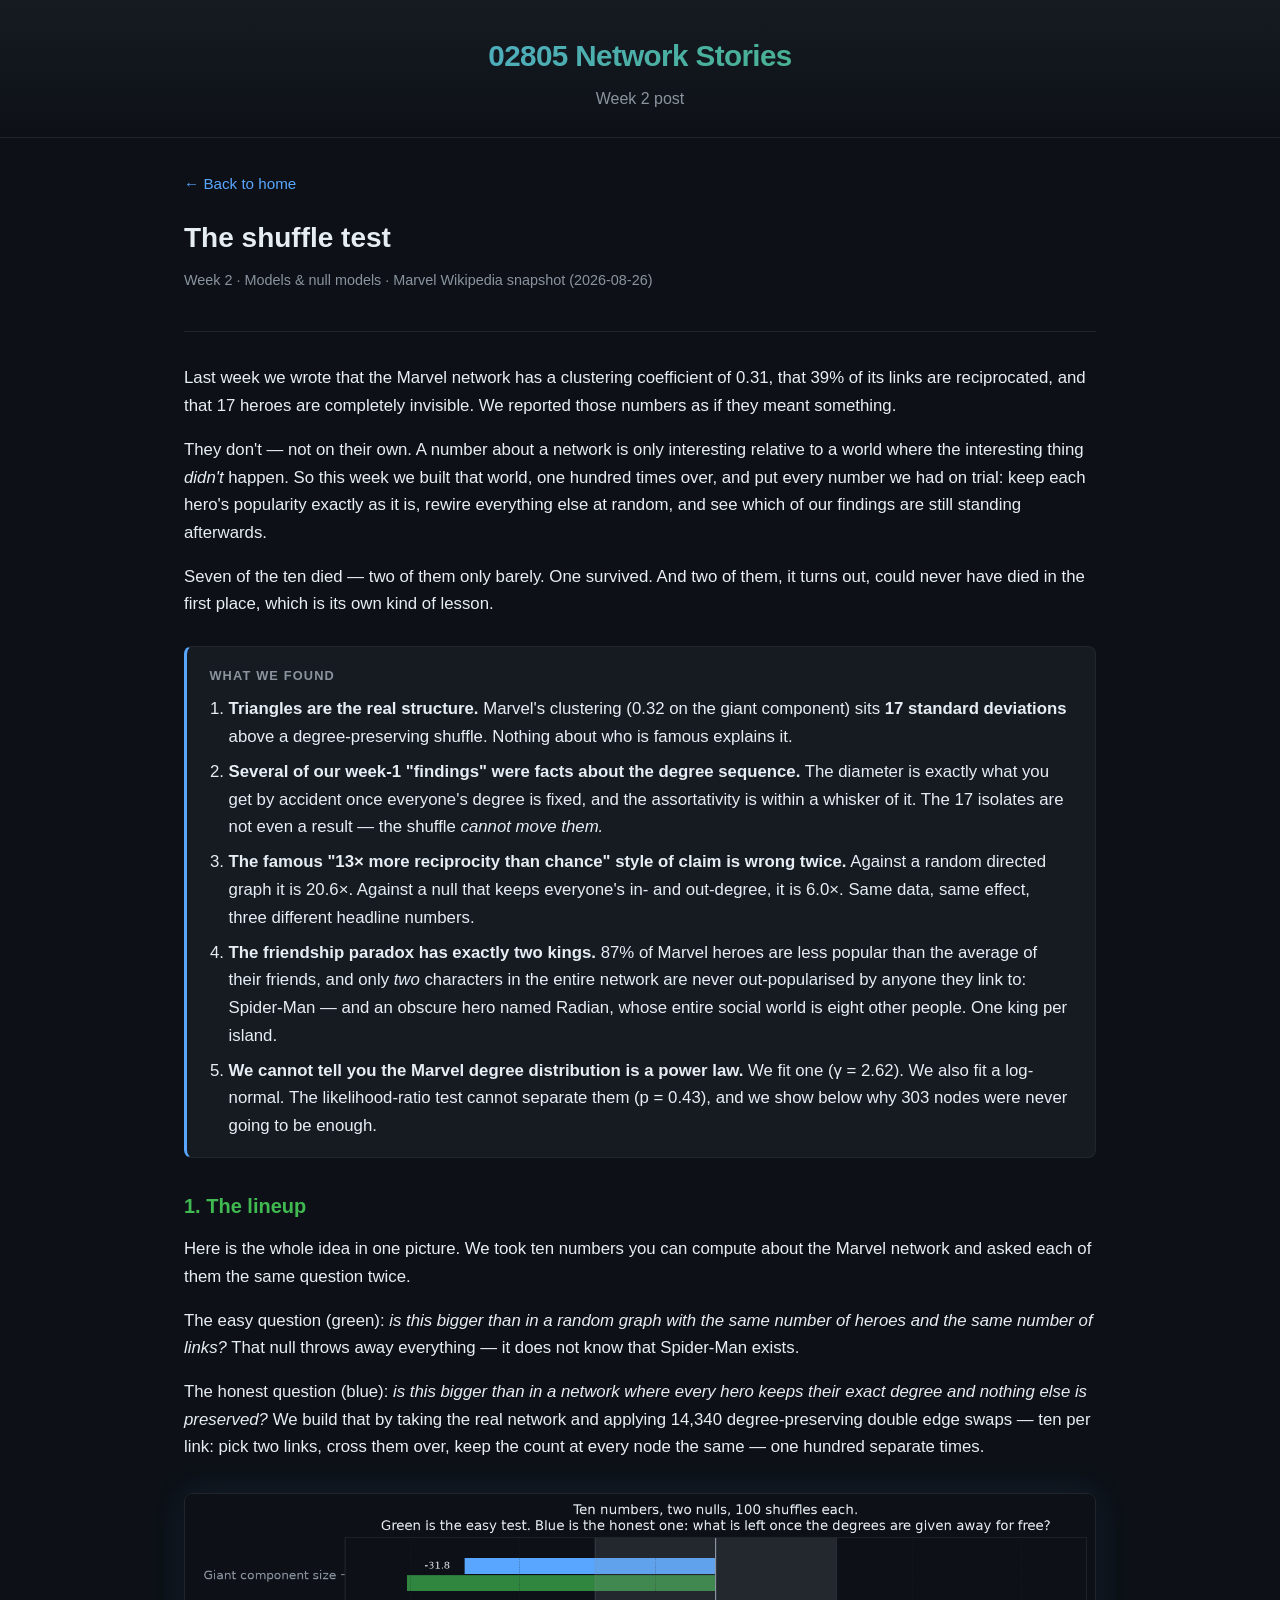
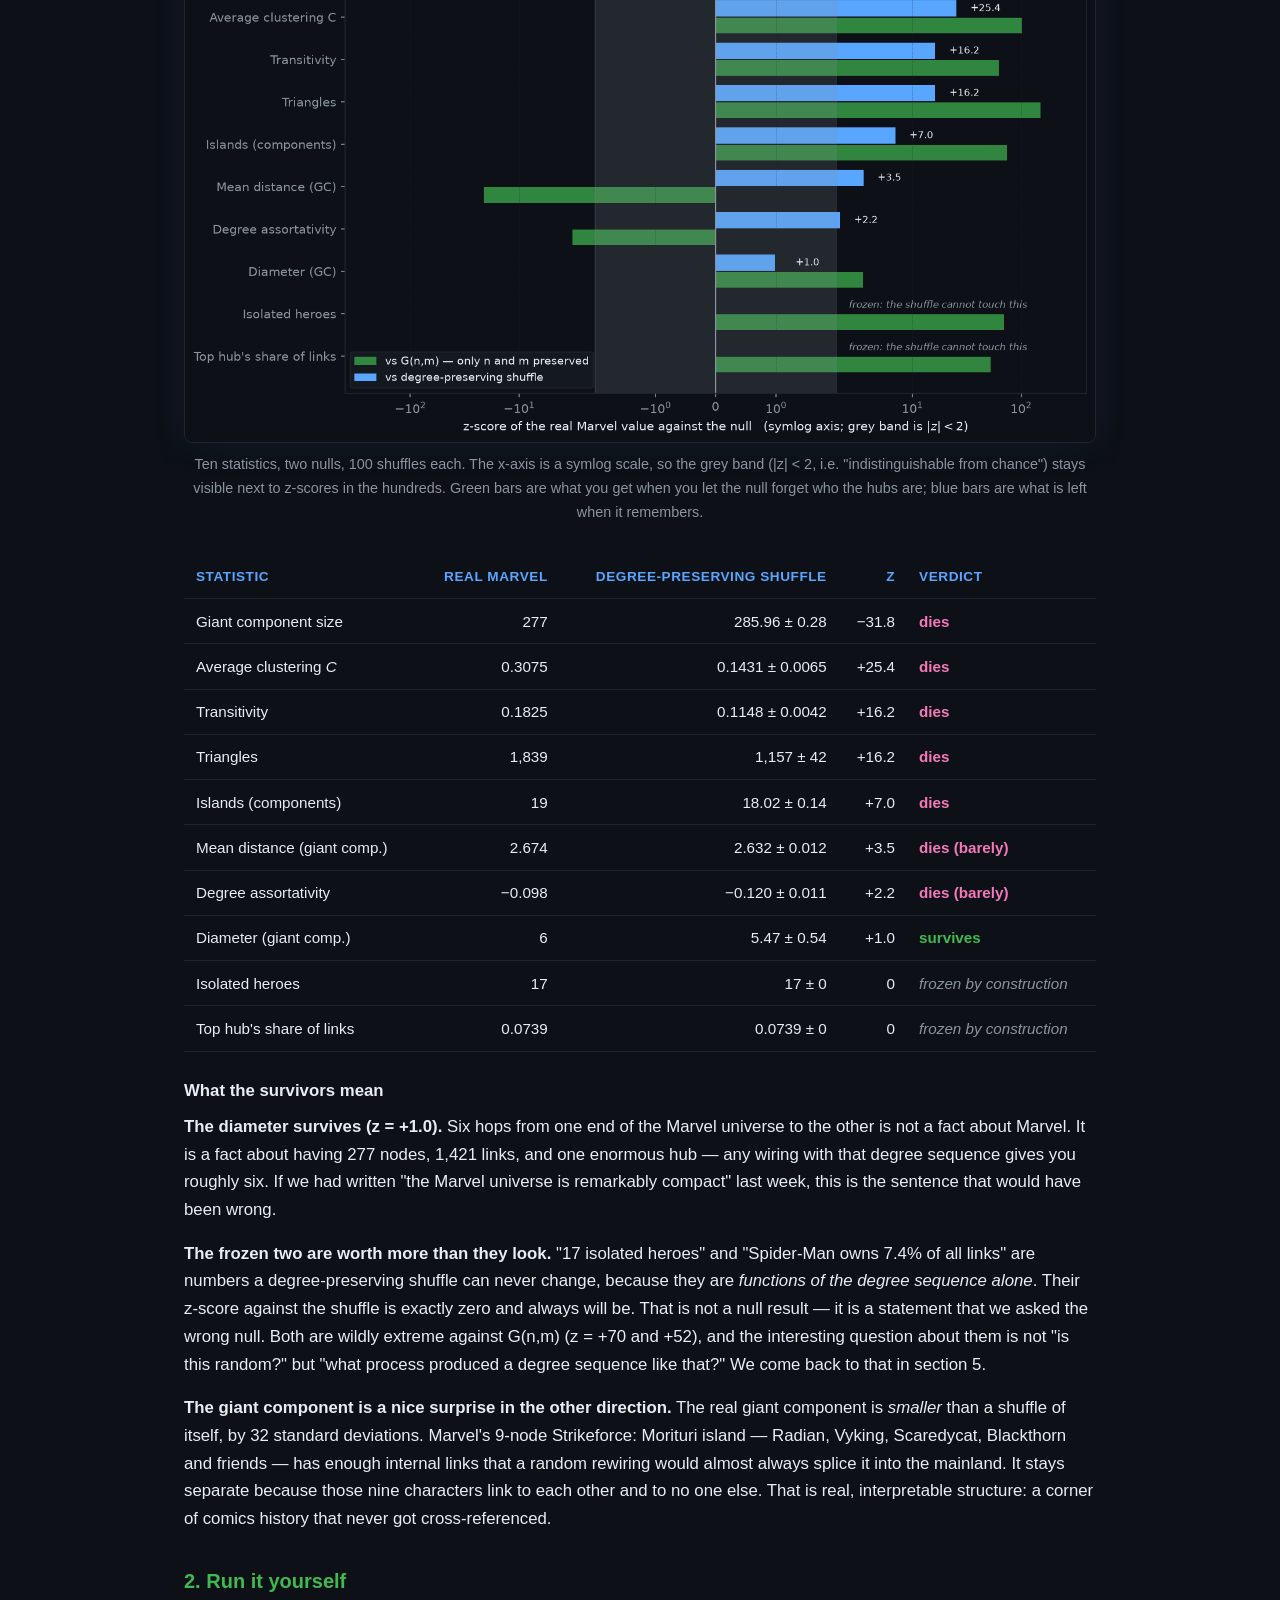
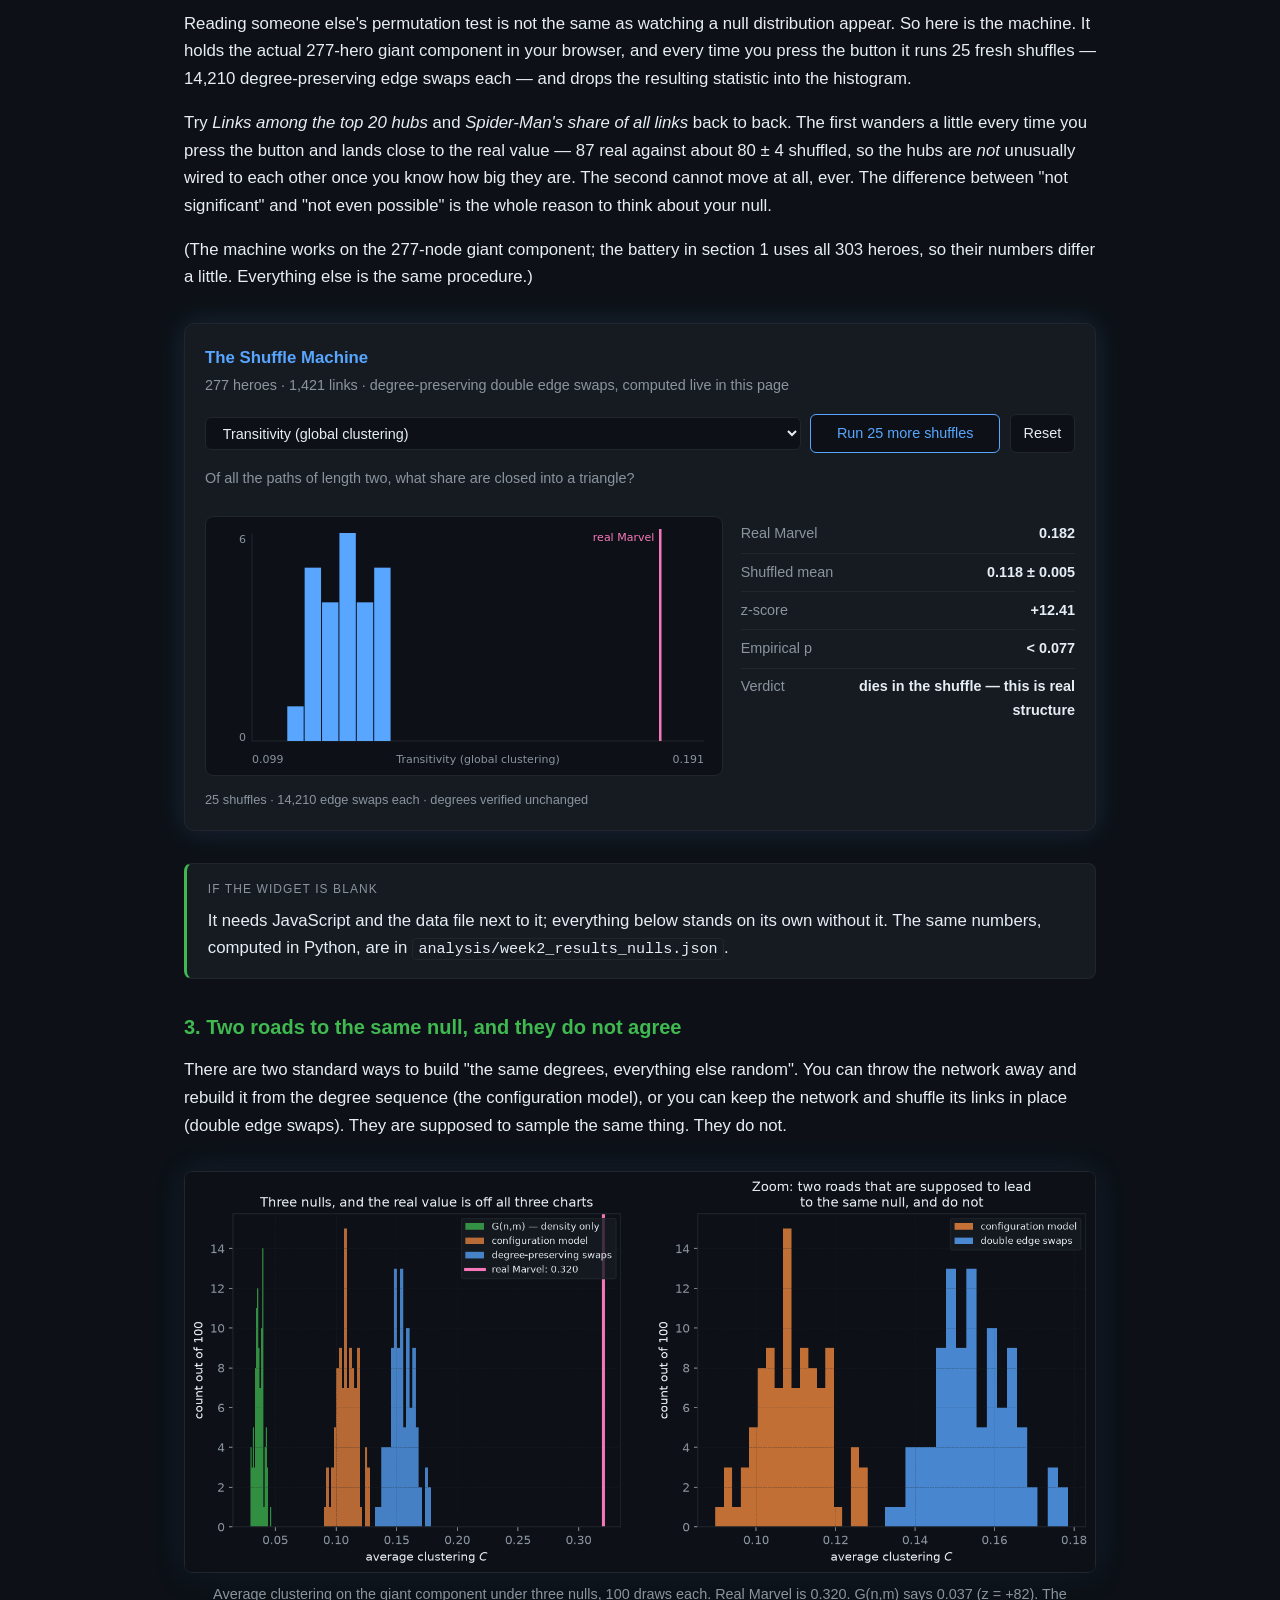
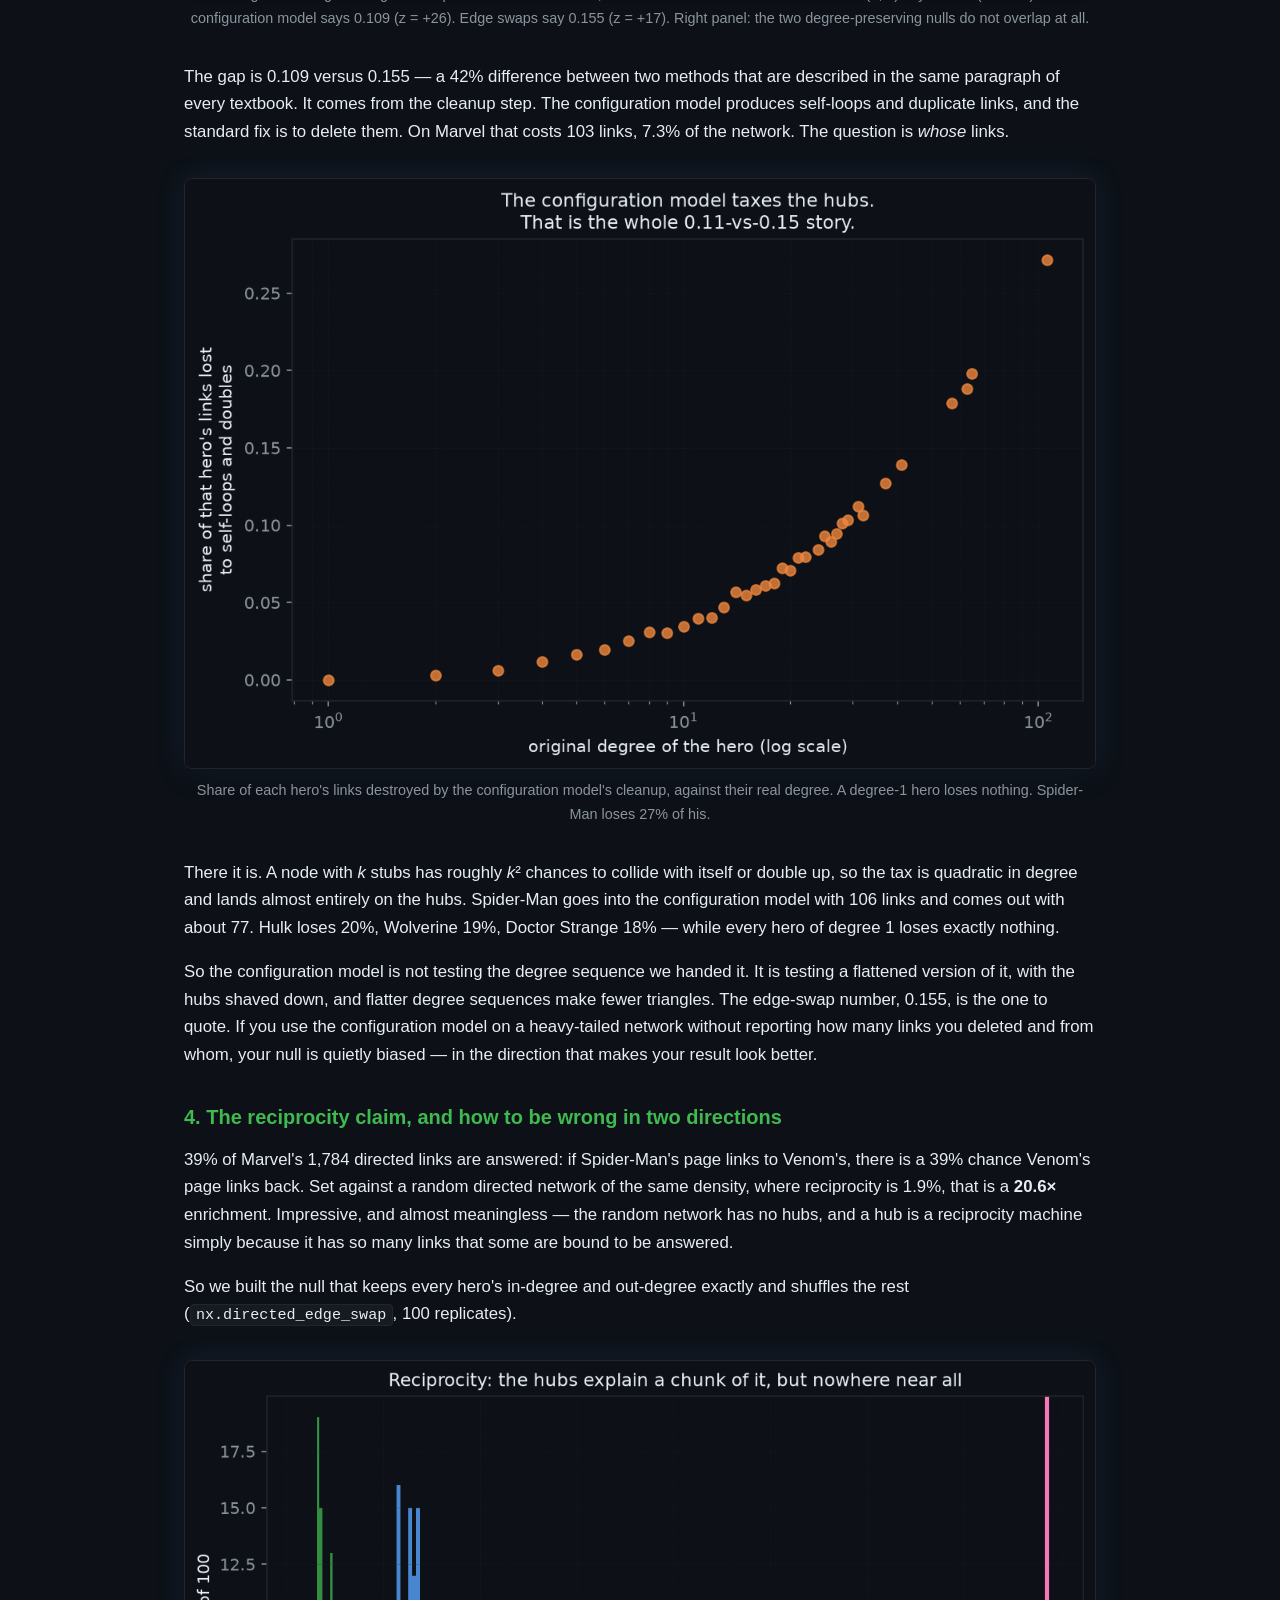
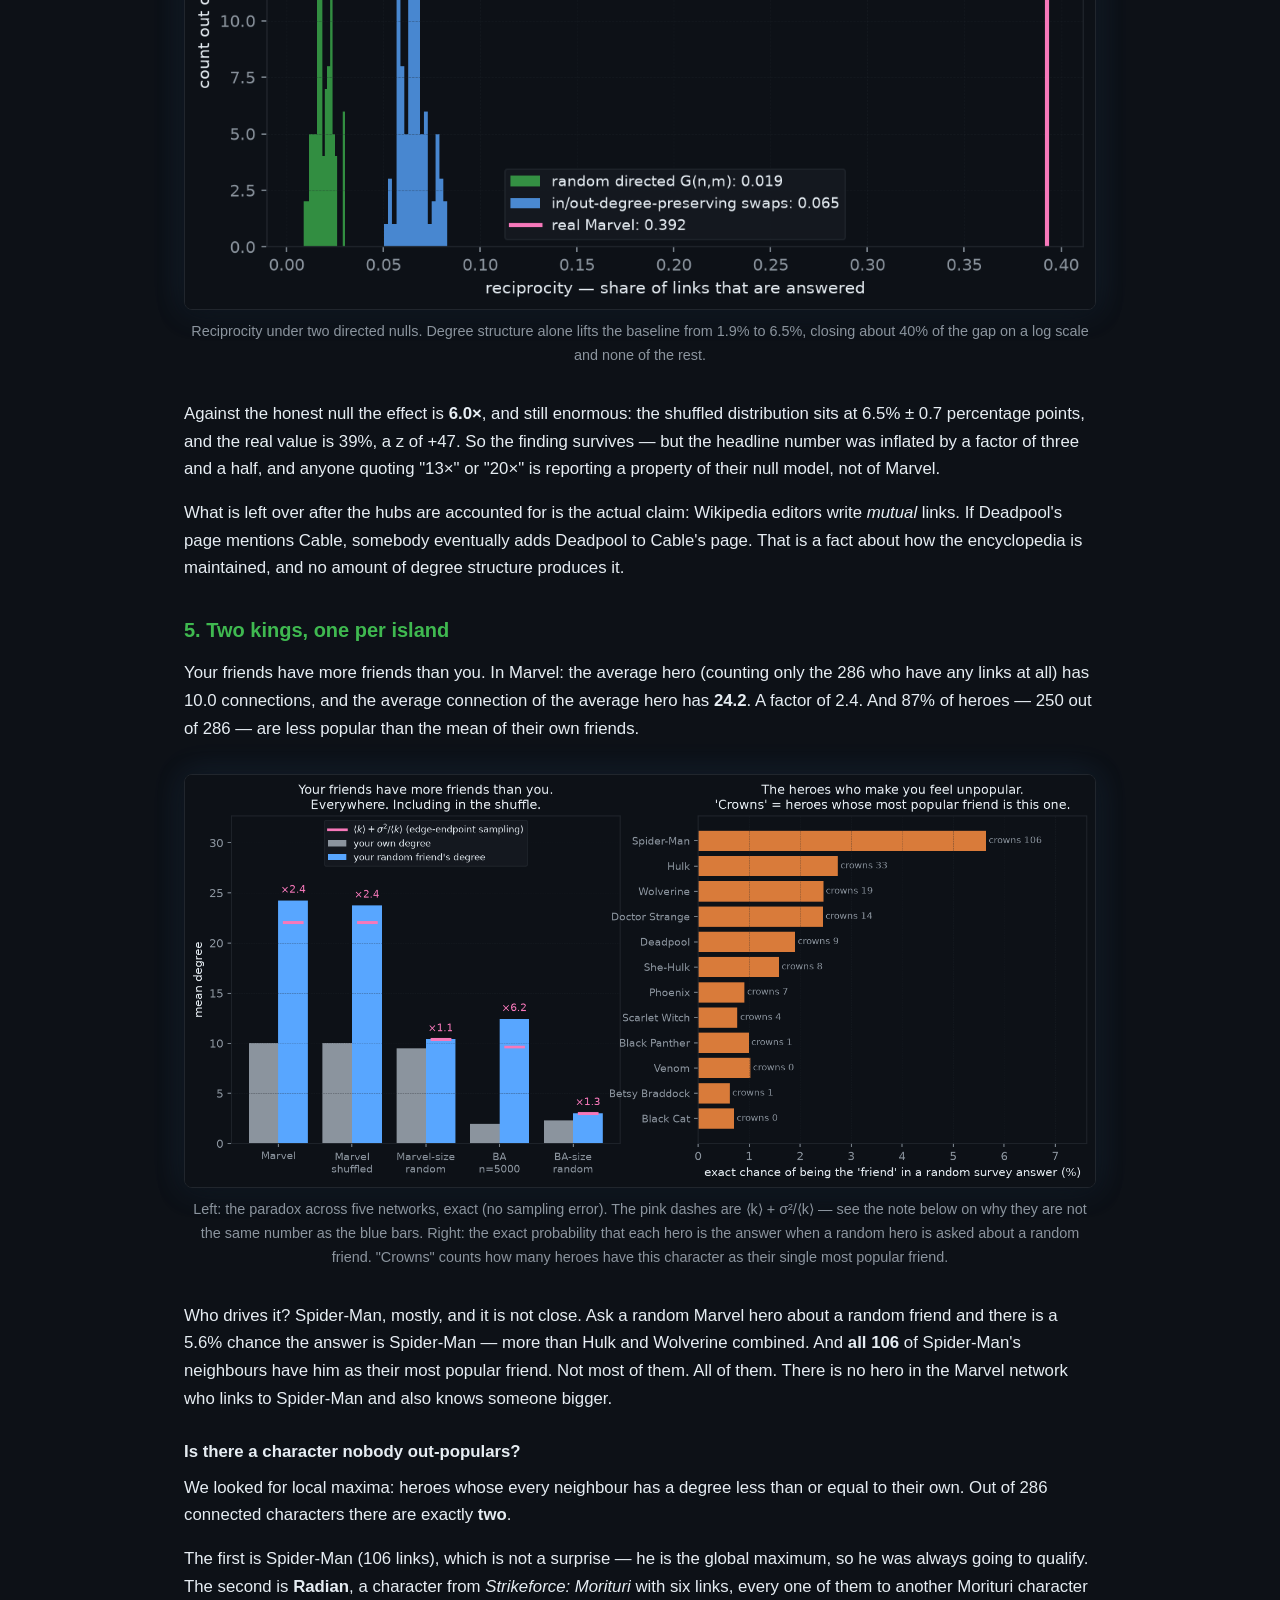
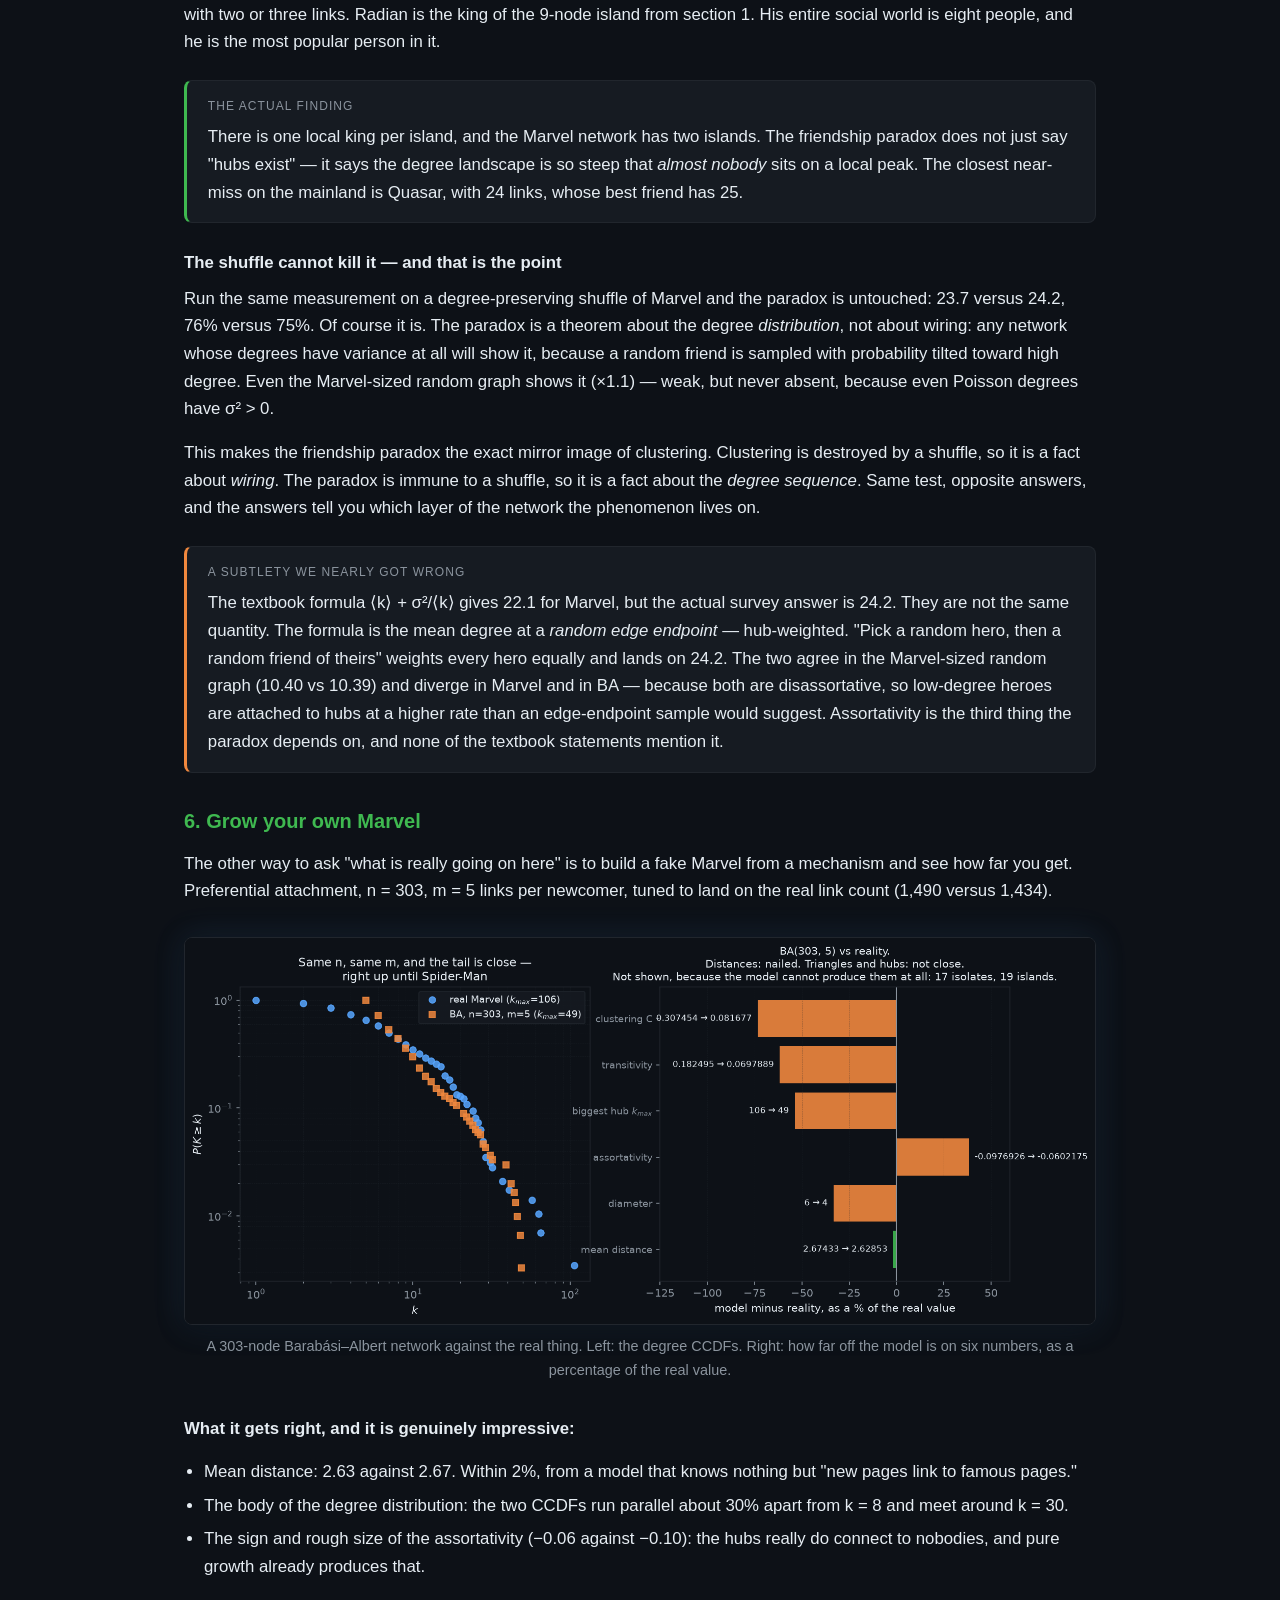
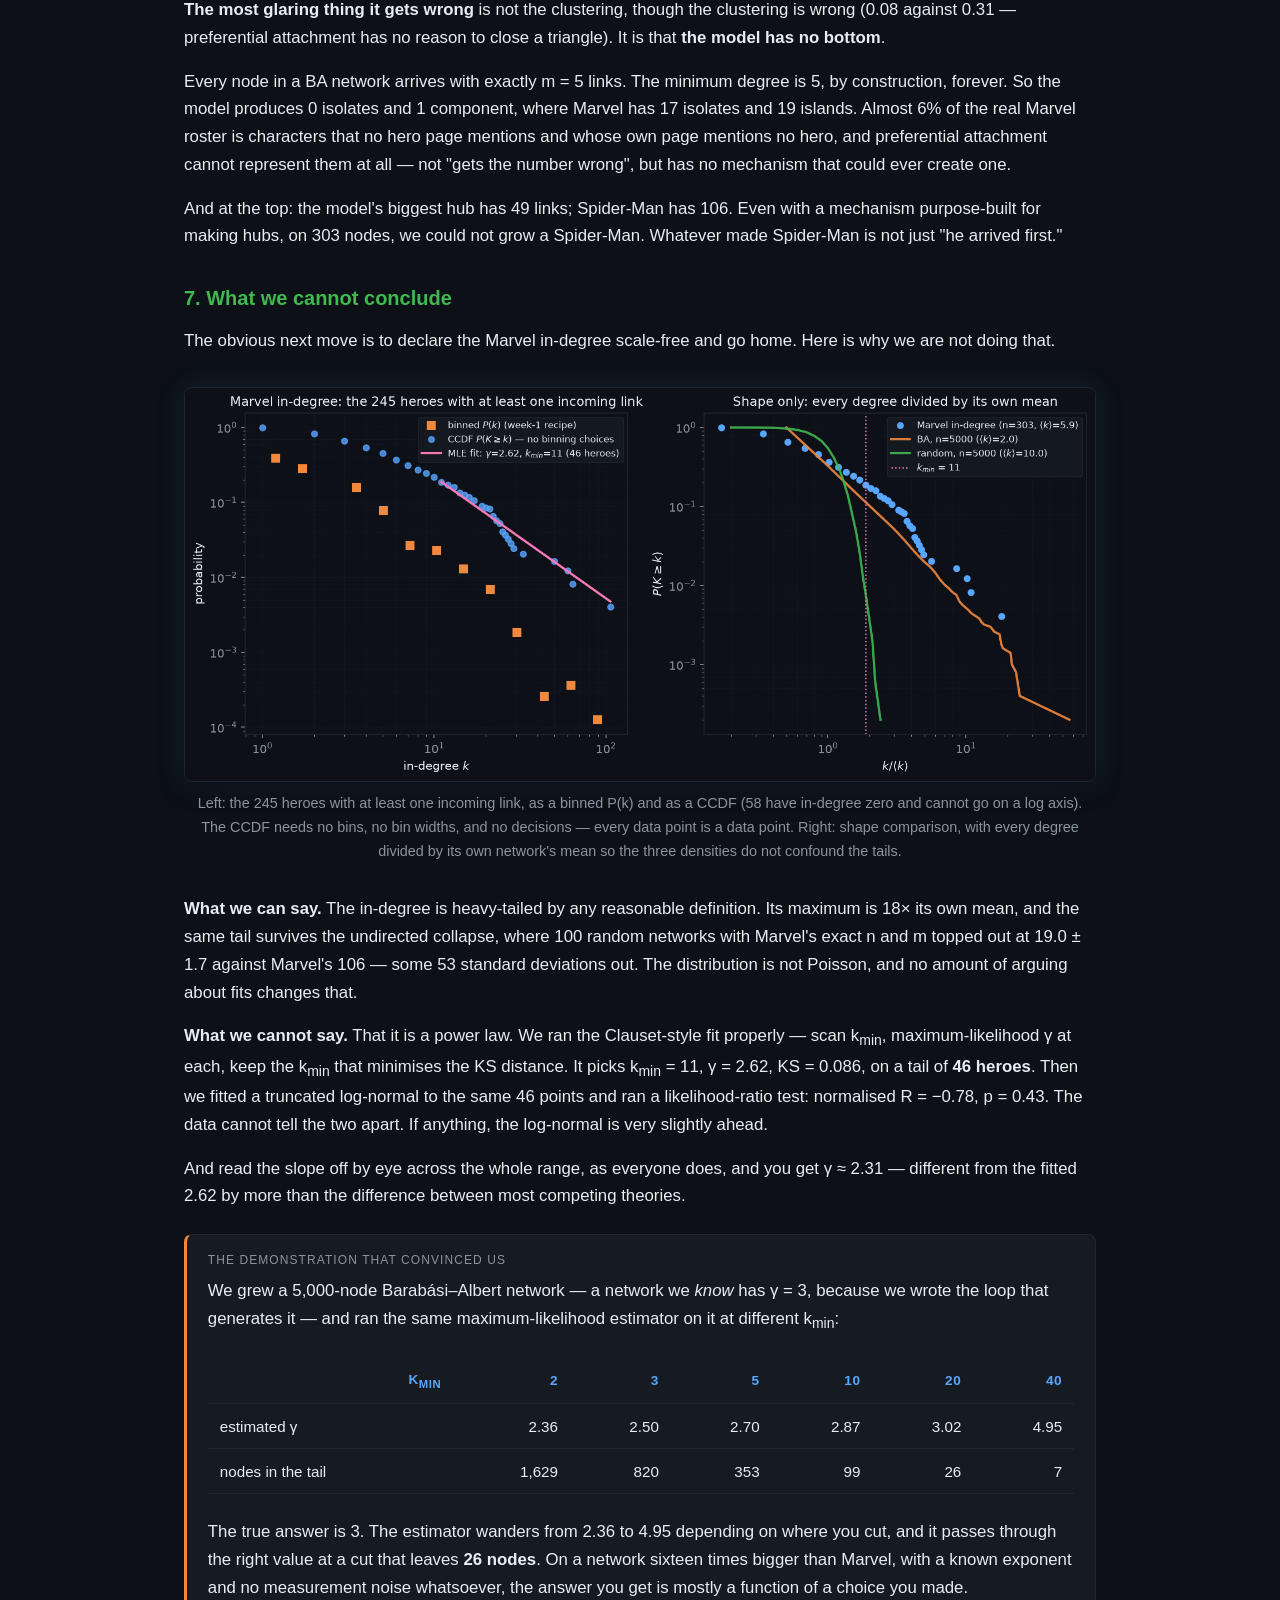
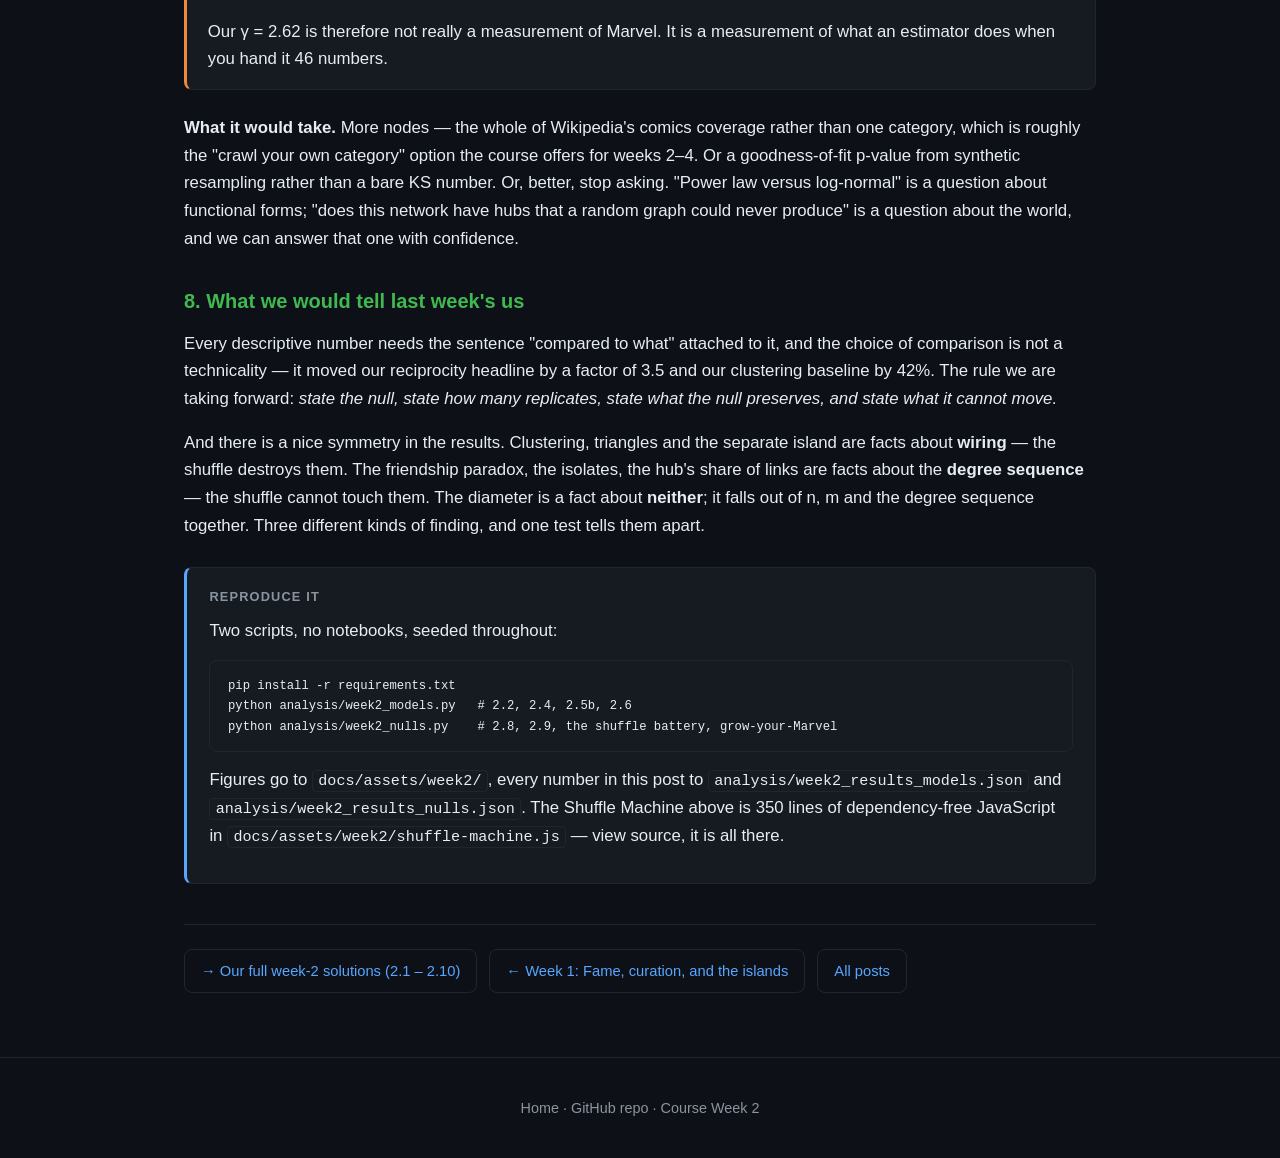
<file: docs/posts/week2.html>
<!DOCTYPE html>
<html lang="en">
<head>
  <meta charset="UTF-8">
  <meta name="viewport" content="width=device-width, initial-scale=1.0">
  <title>Week 2 · The shuffle test — 02805 Network Stories</title>
  <link rel="stylesheet" href="../css/style.css">
</head>
<body>
  <header class="site-header">
    <h1>02805 Network Stories</h1>
    <p class="tagline">Week 2 post</p>
  </header>

  <main class="wide">
    <a class="back-link" href="../index.html">← Back to home</a>

    <header class="post-header">
      <h1>The shuffle test</h1>
      <p class="meta">Week 2 · Models &amp; null models · Marvel Wikipedia snapshot (2026-08-26)</p>
    </header>

    <article>
      <p>
        Last week we wrote that the Marvel network has a clustering coefficient of 0.31, that 39% of
        its links are reciprocated, and that 17 heroes are completely invisible. We reported those
        numbers as if they meant something.
      </p>
      <p>
        They don't — not on their own. A number about a network is only interesting relative to a
        world where the interesting thing <em>didn't</em> happen. So this week we built that world,
        one hundred times over, and put every number we had on trial: keep each hero's popularity
        exactly as it is, rewire everything else at random, and see which of our findings are still
        standing afterwards.
      </p>
      <p>
        Seven of the ten died — two of them only barely. One survived. And two of them, it turns out,
        could never have died in the first place, which is its own kind of lesson.
      </p>

      <div class="tldr">
        <h3>What we found</h3>
        <ol>
          <li>
            <strong>Triangles are the real structure.</strong> Marvel's clustering (0.32 on the giant
            component) sits <strong>17 standard deviations</strong> above a degree-preserving shuffle.
            Nothing about who is famous explains it.
          </li>
          <li>
            <strong>Several of our week-1 "findings" were facts about the degree sequence.</strong> The
            diameter is exactly what you get by accident once everyone's degree is fixed, and the
            assortativity is within a whisker of it. The 17 isolates are not even a result — the shuffle
            <em>cannot move them.</em>
          </li>
          <li>
            <strong>The famous "13× more reciprocity than chance" style of claim is wrong twice.</strong>
            Against a random directed graph it is 20.6×. Against a null that keeps everyone's in- and
            out-degree, it is 6.0×. Same data, same effect, three different headline numbers.
          </li>
          <li>
            <strong>The friendship paradox has exactly two kings.</strong> 87% of Marvel heroes are less
            popular than the average of their friends, and only <em>two</em> characters in the entire
            network are never out-popularised by anyone they link to: Spider-Man — and an obscure hero
            named Radian, whose entire social world is eight other people. One king per island.
          </li>
          <li>
            <strong>We cannot tell you the Marvel degree distribution is a power law.</strong> We fit
            one (γ = 2.62). We also fit a log-normal. The likelihood-ratio test cannot separate them
            (p = 0.43), and we show below why 303 nodes were never going to be enough.
          </li>
        </ol>
      </div>

      <h2>1. The lineup</h2>

      <p>
        Here is the whole idea in one picture. We took ten numbers you can compute about the Marvel
        network and asked each of them the same question twice.
      </p>
      <p>
        The easy question (green): <em>is this bigger than in a random graph with the same number of
        heroes and the same number of links?</em> That null throws away everything — it does not know
        that Spider-Man exists.
      </p>
      <p>
        The honest question (blue): <em>is this bigger than in a network where every hero keeps their
        exact degree and nothing else is preserved?</em> We build that by taking the real network and
        applying 14,340 degree-preserving double edge swaps — ten per link: pick two links, cross them
        over, keep the count at every node the same — one hundred separate times.
      </p>

      <figure>
        <img src="../assets/week2/shuffle_battery.png" alt="Horizontal bar chart of z-scores for ten Marvel network statistics against two null models">
        <figcaption>
          Ten statistics, two nulls, 100 shuffles each. The x-axis is a symlog scale, so the grey band
          (|z| &lt; 2, i.e. "indistinguishable from chance") stays visible next to z-scores in the
          hundreds. Green bars are what you get when you let the null forget who the hubs are; blue
          bars are what is left when it remembers.
        </figcaption>
      </figure>

      <div class="table-scroll">
        <table class="data-table">
          <thead>
            <tr>
              <th>Statistic</th>
              <th class="num">Real Marvel</th>
              <th class="num">Degree-preserving shuffle</th>
              <th class="num">z</th>
              <th>Verdict</th>
            </tr>
          </thead>
          <tbody>
            <tr><td>Giant component size</td><td class="num">277</td><td class="num">285.96 ± 0.28</td><td class="num">−31.8</td><td class="z-dies">dies</td></tr>
            <tr><td>Average clustering <em>C</em></td><td class="num">0.3075</td><td class="num">0.1431 ± 0.0065</td><td class="num">+25.4</td><td class="z-dies">dies</td></tr>
            <tr><td>Transitivity</td><td class="num">0.1825</td><td class="num">0.1148 ± 0.0042</td><td class="num">+16.2</td><td class="z-dies">dies</td></tr>
            <tr><td>Triangles</td><td class="num">1,839</td><td class="num">1,157 ± 42</td><td class="num">+16.2</td><td class="z-dies">dies</td></tr>
            <tr><td>Islands (components)</td><td class="num">19</td><td class="num">18.02 ± 0.14</td><td class="num">+7.0</td><td class="z-dies">dies</td></tr>
            <tr><td>Mean distance (giant comp.)</td><td class="num">2.674</td><td class="num">2.632 ± 0.012</td><td class="num">+3.5</td><td class="z-dies">dies (barely)</td></tr>
            <tr><td>Degree assortativity</td><td class="num">−0.098</td><td class="num">−0.120 ± 0.011</td><td class="num">+2.2</td><td class="z-dies">dies (barely)</td></tr>
            <tr><td>Diameter (giant comp.)</td><td class="num">6</td><td class="num">5.47 ± 0.54</td><td class="num">+1.0</td><td class="z-lives">survives</td></tr>
            <tr><td>Isolated heroes</td><td class="num">17</td><td class="num">17 ± 0</td><td class="num">0</td><td class="z-frozen">frozen by construction</td></tr>
            <tr><td>Top hub's share of links</td><td class="num">0.0739</td><td class="num">0.0739 ± 0</td><td class="num">0</td><td class="z-frozen">frozen by construction</td></tr>
          </tbody>
        </table>
      </div>

      <h3>What the survivors mean</h3>
      <p>
        <strong>The diameter survives (z = +1.0).</strong> Six hops from one end of the Marvel universe
        to the other is not a fact about Marvel. It is a fact about having 277 nodes, 1,421 links, and
        one enormous hub — any wiring with that degree sequence gives you roughly six. If we had written
        "the Marvel universe is remarkably compact" last week, this is the sentence that would have been
        wrong.
      </p>
      <p>
        <strong>The frozen two are worth more than they look.</strong> "17 isolated heroes" and
        "Spider-Man owns 7.4% of all links" are numbers a degree-preserving shuffle can never change,
        because they are <em>functions of the degree sequence alone</em>. Their z-score against the
        shuffle is exactly zero and always will be. That is not a null result — it is a statement that
        we asked the wrong null. Both are wildly extreme against G(n,m) (z = +70 and +52), and the
        interesting question about them is not "is this random?" but "what process produced a degree
        sequence like that?" We come back to that in section 5.
      </p>
      <p>
        <strong>The giant component is a nice surprise in the other direction.</strong> The real giant
        component is <em>smaller</em> than a shuffle of itself, by 32 standard deviations. Marvel's 9-node
        Strikeforce: Morituri island — Radian, Vyking, Scaredycat, Blackthorn and friends — has enough
        internal links that a random rewiring would almost always splice it into the mainland. It stays
        separate because those nine characters link to each other and to no one else. That is real,
        interpretable structure: a corner of comics history that never got cross-referenced.
      </p>

      <h2>2. Run it yourself</h2>
      <p>
        Reading someone else's permutation test is not the same as watching a null distribution appear.
        So here is the machine. It holds the actual 277-hero giant component in your browser, and every
        time you press the button it runs 25 fresh shuffles — 14,210 degree-preserving edge swaps each —
        and drops the resulting statistic into the histogram.
      </p>
      <p>
        Try <em>Links among the top 20 hubs</em> and <em>Spider-Man's share of all links</em> back to
        back. The first wanders a little every time you press the button and lands close to the real
        value — 87 real against about 80 ± 4 shuffled, so the hubs are <em>not</em> unusually wired to
        each other once you know how big they are. The second cannot move at all, ever. The difference
        between "not significant" and "not even possible" is the whole reason to think about your null.
      </p>
      <p class="sm-sub">
        (The machine works on the 277-node giant component; the battery in section 1 uses all 303 heroes,
        so their numbers differ a little. Everything else is the same procedure.)
      </p>

      <div class="explorable" id="shuffle-machine">
        <h3>The Shuffle Machine</h3>
        <p class="sm-sub">
          277 heroes · 1,421 links · degree-preserving double edge swaps, computed live in this page
        </p>
        <div class="sm-controls">
          <select data-role="stat" aria-label="Statistic to test"></select>
          <button type="button" data-role="run">Run 25 more shuffles</button>
          <button type="button" data-role="reset">Reset</button>
        </div>
        <p class="sm-blurb" data-role="blurb"></p>
        <div class="sm-body">
          <canvas data-role="canvas" aria-label="Histogram of the shuffled null distribution"></canvas>
          <div class="sm-readout" data-role="readout"></div>
        </div>
        <p class="sm-status" data-role="status"></p>
      </div>

      <div class="callout">
        <span class="callout-label">If the widget is blank</span>
        <p>
          It needs JavaScript and the data file next to it; everything below stands on its own without it.
          The same numbers, computed in Python, are in
          <code>analysis/week2_results_nulls.json</code>.
        </p>
      </div>

      <h2>3. Two roads to the same null, and they do not agree</h2>

      <p>
        There are two standard ways to build "the same degrees, everything else random". You can throw
        the network away and rebuild it from the degree sequence (the configuration model), or you can
        keep the network and shuffle its links in place (double edge swaps). They are supposed to sample
        the same thing. They do not.
      </p>

      <figure>
        <img src="../assets/week2/clustering_nulls.png" alt="Histograms of average clustering under three null models, with the real Marvel value marked">
        <figcaption>
          Average clustering on the giant component under three nulls, 100 draws each. Real Marvel is
          0.320. G(n,m) says 0.037 (z = +82). The configuration model says 0.109 (z = +26). Edge swaps
          say 0.155 (z = +17). Right panel: the two degree-preserving nulls do not overlap at all.
        </figcaption>
      </figure>

      <p>
        The gap is 0.109 versus 0.155 — a 42% difference between two methods that are described in the
        same paragraph of every textbook. It comes from the cleanup step. The configuration model
        produces self-loops and duplicate links, and the standard fix is to delete them. On Marvel that
        costs 103 links, 7.3% of the network. The question is <em>whose</em> links.
      </p>

      <figure>
        <img src="../assets/week2/config_model_tax.png" alt="Fraction of links lost in the configuration model, plotted against a hero's original degree">
        <figcaption>
          Share of each hero's links destroyed by the configuration model's cleanup, against their real
          degree. A degree-1 hero loses nothing. Spider-Man loses 27% of his.
        </figcaption>
      </figure>

      <p>
        There it is. A node with <em>k</em> stubs has roughly <em>k</em>² chances to collide with itself
        or double up, so the tax is quadratic in degree and lands almost entirely on the hubs. Spider-Man
        goes into the configuration model with 106 links and comes out with about 77. Hulk loses 20%,
        Wolverine 19%, Doctor Strange 18% — while every hero of degree 1 loses exactly nothing.
      </p>
      <p>
        So the configuration model is not testing the degree sequence we handed it. It is testing a
        flattened version of it, with the hubs shaved down, and flatter degree sequences make fewer
        triangles. The edge-swap number, 0.155, is the one to quote. If you use the configuration model
        on a heavy-tailed network without reporting how many links you deleted and from whom, your null
        is quietly biased — in the direction that makes your result look better.
      </p>

      <h2>4. The reciprocity claim, and how to be wrong in two directions</h2>

      <p>
        39% of Marvel's 1,784 directed links are answered: if Spider-Man's page links to Venom's, there
        is a 39% chance Venom's page links back. Set against a random directed network of the same
        density, where reciprocity is 1.9%, that is a <strong>20.6×</strong> enrichment. Impressive, and
        almost meaningless — the random network has no hubs, and a hub is a reciprocity machine simply
        because it has so many links that some are bound to be answered.
      </p>
      <p>
        So we built the null that keeps every hero's in-degree and out-degree exactly and shuffles the
        rest (<code>nx.directed_edge_swap</code>, 100 replicates).
      </p>

      <figure>
        <img src="../assets/week2/reciprocity_null.png" alt="Histogram of reciprocity under two directed null models with the real value marked">
        <figcaption>
          Reciprocity under two directed nulls. Degree structure alone lifts the baseline from 1.9% to
          6.5%, closing about 40% of the gap on a log scale and none of the rest.
        </figcaption>
      </figure>

      <p>
        Against the honest null the effect is <strong>6.0×</strong>, and still enormous: the shuffled
        distribution sits at 6.5% ± 0.7 percentage points, and the real value is 39%, a z of +47. So the finding survives — but the headline
        number was inflated by a factor of three and a half, and anyone quoting "13×" or "20×" is
        reporting a property of their null model, not of Marvel.
      </p>
      <p>
        What is left over after the hubs are accounted for is the actual claim: Wikipedia editors write
        <em>mutual</em> links. If Deadpool's page mentions Cable, somebody eventually adds Deadpool to
        Cable's page. That is a fact about how the encyclopedia is maintained, and no amount of degree
        structure produces it.
      </p>

      <h2>5. Two kings, one per island</h2>

      <p>
        Your friends have more friends than you. In Marvel: the average hero (counting only the 286 who
        have any links at all) has 10.0 connections, and the average connection of the average hero has
        <strong>24.2</strong>. A factor of 2.4. And 87% of heroes — 250 out of 286 — are less popular
        than the mean of their own friends.
      </p>

      <figure>
        <img src="../assets/week2/friendship_paradox.png" alt="Left: mean own degree versus mean friend degree across five networks. Right: the heroes most likely to be your more-popular friend.">
        <figcaption>
          Left: the paradox across five networks, exact (no sampling error). The pink dashes are
          ⟨k⟩ + σ²/⟨k⟩ — see the note below on why they are not the same number as the blue bars.
          Right: the exact probability that each hero is the answer when a random hero is asked about a
          random friend. "Crowns" counts how many heroes have this character as their single most
          popular friend.
        </figcaption>
      </figure>

      <p>
        Who drives it? Spider-Man, mostly, and it is not close. Ask a random Marvel hero about a random
        friend and there is a 5.6% chance the answer is Spider-Man — more than Hulk and Wolverine
        combined. And <strong>all 106</strong> of Spider-Man's neighbours have him as
        their most popular friend. Not most of them. All of them. There is no hero in the Marvel network
        who links to Spider-Man and also knows someone bigger.
      </p>

      <h3>Is there a character nobody out-populars?</h3>
      <p>
        We looked for local maxima: heroes whose every neighbour has a degree less than or equal to their
        own. Out of 286 connected characters there are exactly <strong>two</strong>.
      </p>
      <p>
        The first is Spider-Man (106 links), which is not a surprise — he is the global maximum, so he
        was always going to qualify. The second is <strong>Radian</strong>, a character from
        <em>Strikeforce: Morituri</em> with six links, every one of them to another Morituri character
        with two or three links. Radian is the king of the 9-node island from section 1. His entire
        social world is eight people, and he is the most popular person in it.
      </p>
      <div class="callout">
        <span class="callout-label">The actual finding</span>
        <p>
          There is one local king per island, and the Marvel network has two islands. The friendship
          paradox does not just say "hubs exist" — it says the degree landscape is so steep that
          <em>almost nobody</em> sits on a local peak. The closest near-miss on the mainland is Quasar,
          with 24 links, whose best friend has 25.
        </p>
      </div>

      <h3>The shuffle cannot kill it — and that is the point</h3>
      <p>
        Run the same measurement on a degree-preserving shuffle of Marvel and the paradox is untouched:
        23.7 versus 24.2, 76% versus 75%. Of course it is. The paradox is a theorem about the degree
        <em>distribution</em>, not about wiring: any network whose degrees have variance at all will show
        it, because a random friend is sampled with probability tilted toward high degree. Even the
        Marvel-sized random graph shows it (×1.1) — weak, but never absent, because even Poisson degrees
        have σ² &gt; 0.
      </p>
      <p>
        This makes the friendship paradox the exact mirror image of clustering. Clustering is destroyed
        by a shuffle, so it is a fact about <em>wiring</em>. The paradox is immune to a shuffle, so it is
        a fact about the <em>degree sequence</em>. Same test, opposite answers, and the answers tell you
        which layer of the network the phenomenon lives on.
      </p>

      <div class="callout warn">
        <span class="callout-label">A subtlety we nearly got wrong</span>
        <p>
          The textbook formula ⟨k⟩ + σ²/⟨k⟩ gives 22.1 for Marvel, but the actual survey answer is 24.2.
          They are not the same quantity. The formula is the mean degree at a <em>random edge endpoint</em>
          — hub-weighted. "Pick a random hero, then a random friend of theirs" weights every hero equally
          and lands on 24.2. The two agree in the Marvel-sized random graph (10.40 vs 10.39) and diverge
          in Marvel and in BA — because both are disassortative, so low-degree heroes are attached to
          hubs at a higher rate than an edge-endpoint sample would suggest. Assortativity is the
          third thing the paradox depends on, and none of the textbook statements mention it.
        </p>
      </div>

      <h2>6. Grow your own Marvel</h2>

      <p>
        The other way to ask "what is really going on here" is to build a fake Marvel from a mechanism
        and see how far you get. Preferential attachment, n = 303, m = 5 links per newcomer, tuned to
        land on the real link count (1,490 versus 1,434).
      </p>

      <figure>
        <img src="../assets/week2/grow_your_marvel.png" alt="Left: CCDF of the real Marvel network against a Barabási–Albert network of the same size. Right: percentage error of the model on six statistics.">
        <figcaption>
          A 303-node Barabási–Albert network against the real thing. Left: the degree CCDFs. Right: how
          far off the model is on six numbers, as a percentage of the real value.
        </figcaption>
      </figure>

      <p><strong>What it gets right, and it is genuinely impressive:</strong></p>
      <ul>
        <li>Mean distance: 2.63 against 2.67. Within 2%, from a model that knows nothing but "new pages link to famous pages."</li>
        <li>The body of the degree distribution: the two CCDFs run parallel about 30% apart from k = 8 and meet around k = 30.</li>
        <li>The sign and rough size of the assortativity (−0.06 against −0.10): the hubs really do connect to nobodies, and pure growth already produces that.</li>
      </ul>

      <p><strong>The most glaring thing it gets wrong</strong> is not the clustering, though the clustering
        is wrong (0.08 against 0.31 — preferential attachment has no reason to close a triangle). It is
        that <strong>the model has no bottom</strong>.</p>
      <p>
        Every node in a BA network arrives with exactly m = 5 links. The minimum degree is 5, by
        construction, forever. So the model produces 0 isolates and 1 component, where Marvel has 17
        isolates and 19 islands. Almost 6% of the real Marvel roster is characters that no hero page
        mentions and whose own page mentions no hero, and preferential attachment cannot represent them
        at all — not "gets the number wrong", but has no mechanism that could ever create one.
      </p>
      <p>
        And at the top: the model's biggest hub has 49 links; Spider-Man has 106. Even with a mechanism
        purpose-built for making hubs, on 303 nodes, we could not grow a Spider-Man. Whatever made
        Spider-Man is not just "he arrived first."
      </p>

      <h2>7. What we cannot conclude</h2>

      <p>
        The obvious next move is to declare the Marvel in-degree scale-free and go home. Here is why we
        are not doing that.
      </p>

      <figure>
        <img src="../assets/week2/marvel_ccdf.png" alt="Left: Marvel in-degree CCDF with a maximum-likelihood power law fit. Right: Marvel, BA and random CCDFs rescaled by their mean degree.">
        <figcaption>
          Left: the 245 heroes with at least one incoming link, as a binned P(k) and as a CCDF (58 have
          in-degree zero and cannot go on a log axis). The CCDF needs no bins, no bin
          widths, and no decisions — every data point is a data point. Right: shape comparison, with
          every degree divided by its own network's mean so the three densities do not confound the tails.
        </figcaption>
      </figure>

      <p>
        <strong>What we can say.</strong> The in-degree is heavy-tailed by any reasonable definition. Its
        maximum is 18× its own mean, and the same tail survives the undirected collapse, where 100 random
        networks with Marvel's exact n and m topped out at 19.0 ± 1.7 against Marvel's 106 — some 53
        standard deviations out. The distribution is not Poisson, and no amount of arguing about fits
        changes that.
      </p>
      <p>
        <strong>What we cannot say.</strong> That it is a power law. We ran the Clauset-style fit
        properly — scan k<sub>min</sub>, maximum-likelihood γ at each, keep the k<sub>min</sub> that
        minimises the KS distance. It picks k<sub>min</sub> = 11, γ = 2.62, KS = 0.086, on a tail of
        <strong>46 heroes</strong>. Then we fitted a truncated log-normal to the same 46 points and ran a
        likelihood-ratio test: normalised R = −0.78, p = 0.43. The data cannot tell the two apart. If
        anything, the log-normal is very slightly ahead.
      </p>
      <p>
        And read the slope off by eye across the whole range, as everyone does, and you get γ ≈ 2.31 —
        different from the fitted 2.62 by more than the difference between most competing theories.
      </p>

      <div class="callout warn">
        <span class="callout-label">The demonstration that convinced us</span>
        <p>
          We grew a 5,000-node Barabási–Albert network — a network we <em>know</em> has γ = 3, because we
          wrote the loop that generates it — and ran the same maximum-likelihood estimator on it at
          different k<sub>min</sub>:
        </p>
        <div class="table-scroll">
          <table class="data-table">
            <thead><tr><th class="num">k<sub>min</sub></th><th class="num">2</th><th class="num">3</th><th class="num">5</th><th class="num">10</th><th class="num">20</th><th class="num">40</th></tr></thead>
            <tbody>
              <tr><td>estimated γ</td><td class="num">2.36</td><td class="num">2.50</td><td class="num">2.70</td><td class="num">2.87</td><td class="num">3.02</td><td class="num">4.95</td></tr>
              <tr><td>nodes in the tail</td><td class="num">1,629</td><td class="num">820</td><td class="num">353</td><td class="num">99</td><td class="num">26</td><td class="num">7</td></tr>
            </tbody>
          </table>
        </div>
        <p>
          The true answer is 3. The estimator wanders from 2.36 to 4.95 depending on where you cut, and
          it passes through the right value at a cut that leaves <strong>26 nodes</strong>. On a network
          sixteen times bigger than Marvel, with a known exponent and no measurement noise whatsoever,
          the answer you get is mostly a function of a choice you made.
        </p>
        <p>
          Our γ = 2.62 is therefore not really a measurement of Marvel. It is a measurement of what an
          estimator does when you hand it 46 numbers.
        </p>
      </div>

      <p>
        <strong>What it would take.</strong> More nodes — the whole of Wikipedia's comics coverage rather
        than one category, which is roughly the "crawl your own category" option the course offers for
        weeks 2–4. Or a goodness-of-fit p-value from synthetic resampling rather than a bare KS number.
        Or, better, stop asking. "Power law versus log-normal" is a question about functional forms;
        "does this network have hubs that a random graph could never produce" is a question about the
        world, and we can answer that one with confidence.
      </p>

      <h2>8. What we would tell last week's us</h2>
      <p>
        Every descriptive number needs the sentence "compared to what" attached to it, and the choice of
        comparison is not a technicality — it moved our reciprocity headline by a factor of 3.5 and our
        clustering baseline by 42%. The rule we are taking forward: <em>state the null, state how many
        replicates, state what the null preserves, and state what it cannot move.</em>
      </p>
      <p>
        And there is a nice symmetry in the results. Clustering, triangles and the separate island are
        facts about <strong>wiring</strong> — the shuffle destroys them. The friendship paradox, the
        isolates, the hub's share of links are facts about the <strong>degree sequence</strong> — the
        shuffle cannot touch them. The diameter is a fact about <strong>neither</strong>; it falls out of
        n, m and the degree sequence together. Three different kinds of finding, and one test tells them
        apart.
      </p>

      <div class="tldr">
        <h3>Reproduce it</h3>
        <p>
          Two scripts, no notebooks, seeded throughout:
        </p>
        <pre><code>pip install -r requirements.txt
python analysis/week2_models.py   # 2.2, 2.4, 2.5b, 2.6
python analysis/week2_nulls.py    # 2.8, 2.9, the shuffle battery, grow-your-Marvel</code></pre>
        <p>
          Figures go to <code>docs/assets/week2/</code>, every number in this post to
          <code>analysis/week2_results_models.json</code> and
          <code>analysis/week2_results_nulls.json</code>. The Shuffle Machine above is 350 lines of
          dependency-free JavaScript in <code>docs/assets/week2/shuffle-machine.js</code> — view source,
          it is all there.
        </p>
      </div>

      <div class="post-nav">
        <a href="week2-exercises.html">→ Our full week-2 solutions (2.1 – 2.10)</a>
        <a href="week1.html">← Week 1: Fame, curation, and the islands</a>
        <a href="../index.html">All posts</a>
      </div>
    </article>
  </main>

  <footer class="site-footer">
    <p>
      <a href="../index.html">Home</a>
      ·
      <a href="https://github.com/Benyla/02805_SGI" target="_blank" rel="noopener">GitHub repo</a>
      ·
      <a href="https://sunelehmann.com/socialgraphs2026-web/weeks/week2.html" target="_blank" rel="noopener">Course Week 2</a>
    </p>
  </footer>

  <script src="../assets/week2/marvel_gc.js"></script>
  <script src="../assets/week2/shuffle-machine.js"></script>
</body>
</html>
</file>
<file: docs/css/style.css>
/* 02805 Network Stories — dark network-science theme */

:root {
  --bg: #0d1117;
  --bg-elevated: #161b22;
  --border: #21262d;
  --text: #e6edf3;
  --text-muted: #8b949e;
  --accent: #58a6ff;
  --accent-green: #3fb950;
  --glow: rgba(88, 166, 255, 0.15);
}

*,
*::before,
*::after {
  box-sizing: border-box;
}

html {
  scroll-behavior: smooth;
}

body {
  margin: 0;
  font-family: -apple-system, BlinkMacSystemFont, "Segoe UI", Roboto, Oxygen,
    Ubuntu, sans-serif;
  font-size: 1.05rem;
  line-height: 1.65;
  color: var(--text);
  background: var(--bg);
  min-height: 100vh;
}

a {
  color: var(--accent);
  text-decoration: none;
  transition: color 0.15s ease;
}

a:hover {
  color: var(--accent-green);
  text-decoration: underline;
}

.site-header {
  border-bottom: 1px solid var(--border);
  background: linear-gradient(180deg, var(--bg-elevated) 0%, var(--bg) 100%);
  padding: 2rem 1.5rem 1.5rem;
  text-align: center;
}

.site-header h1 {
  margin: 0 0 0.35rem;
  font-size: 1.85rem;
  font-weight: 700;
  letter-spacing: -0.02em;
  background: linear-gradient(135deg, var(--accent) 0%, var(--accent-green) 100%);
  -webkit-background-clip: text;
  -webkit-text-fill-color: transparent;
  background-clip: text;
}

.site-header .tagline {
  margin: 0;
  color: var(--text-muted);
  font-size: 1rem;
}

main {
  max-width: 820px;
  margin: 0 auto;
  padding: 2rem 1.5rem 4rem;
}

main.wide {
  max-width: 960px;
}

.group-card {
  background: var(--bg-elevated);
  border: 1px solid var(--border);
  border-radius: 10px;
  padding: 1.25rem 1.5rem;
  margin: 2rem 0;
  box-shadow: 0 0 24px var(--glow);
}

.group-card h2 {
  margin: 0 0 0.5rem;
  font-size: 0.85rem;
  text-transform: uppercase;
  letter-spacing: 0.08em;
  color: var(--text-muted);
}

.group-card .group-name {
  font-size: 1.25rem;
  font-weight: 600;
  margin: 0 0 0.25rem;
}

.group-card .members {
  margin: 0;
  color: var(--text-muted);
}

.post-list {
  list-style: none;
  padding: 0;
  margin: 2rem 0 0;
}

.post-list li {
  border: 1px solid var(--border);
  border-radius: 8px;
  margin-bottom: 0.75rem;
  transition: border-color 0.15s ease, box-shadow 0.15s ease;
}

.post-list li:hover {
  border-color: var(--accent);
  box-shadow: 0 0 16px var(--glow);
}

.post-list a {
  display: block;
  padding: 1rem 1.25rem;
  text-decoration: none;
  color: inherit;
}

.post-list a:hover {
  text-decoration: none;
}

.post-list .post-title {
  font-weight: 600;
  color: var(--accent);
  margin-bottom: 0.25rem;
}

.post-list .post-meta {
  font-size: 0.9rem;
  color: var(--text-muted);
}

.post-header {
  margin-bottom: 2rem;
  padding-bottom: 1.5rem;
  border-bottom: 1px solid var(--border);
}

.post-header h1 {
  margin: 0 0 0.5rem;
  font-size: 1.75rem;
  line-height: 1.25;
}

.post-header .meta {
  color: var(--text-muted);
  font-size: 0.9rem;
}

.back-link {
  display: inline-block;
  margin-bottom: 1.5rem;
  font-size: 0.95rem;
}

article h2 {
  margin: 2rem 0 0.75rem;
  font-size: 1.25rem;
  color: var(--accent-green);
}

article p {
  margin: 0 0 1rem;
}

article ul {
  margin: 0 0 1rem;
  padding-left: 1.25rem;
}

article li {
  margin-bottom: 0.35rem;
}

figure {
  margin: 2rem 0;
  padding: 0;
}

figure img {
  display: block;
  width: 100%;
  height: auto;
  border: 1px solid var(--border);
  border-radius: 8px;
  box-shadow: 0 4px 24px rgba(0, 0, 0, 0.4), 0 0 32px var(--glow);
}

figure figcaption {
  margin-top: 0.65rem;
  font-size: 0.9rem;
  color: var(--text-muted);
  text-align: center;
}

.stats-grid {
  display: grid;
  grid-template-columns: repeat(auto-fit, minmax(140px, 1fr));
  gap: 1rem;
  margin: 1.5rem 0 2rem;
}

.stat-box {
  background: var(--bg-elevated);
  border: 1px solid var(--border);
  border-radius: 8px;
  padding: 1rem;
  text-align: center;
}

.stat-box .value {
  display: block;
  font-size: 1.5rem;
  font-weight: 700;
  color: var(--accent);
}

.stat-box .label {
  font-size: 0.8rem;
  color: var(--text-muted);
  text-transform: uppercase;
  letter-spacing: 0.05em;
}

table.data-table {
  width: 100%;
  border-collapse: collapse;
  margin: 1.5rem 0;
  font-size: 0.95rem;
}

table.data-table th,
table.data-table td {
  padding: 0.6rem 0.75rem;
  text-align: left;
  border-bottom: 1px solid var(--border);
}

table.data-table th {
  color: var(--accent);
  font-weight: 600;
  font-size: 0.85rem;
  text-transform: uppercase;
  letter-spacing: 0.04em;
}

table.data-table tr:hover td {
  background: var(--bg-elevated);
}

.site-footer {
  border-top: 1px solid var(--border);
  padding: 1.5rem;
  text-align: center;
  font-size: 0.9rem;
  color: var(--text-muted);
}

.site-footer a {
  color: var(--text-muted);
}

.site-footer a:hover {
  color: var(--accent);
}

@media (max-width: 600px) {
  .site-header h1 {
    font-size: 1.5rem;
  }

  main {
    padding: 1.5rem 1rem 3rem;
  }
}

/* ---------------------------------------------------------------- week 2 --
   Callouts, the shuffle explorable, and the worked-solutions layout. */

.tldr {
  background: var(--bg-elevated);
  border: 1px solid var(--border);
  border-left: 3px solid var(--accent);
  border-radius: 8px;
  padding: 1.1rem 1.4rem;
  margin: 1.75rem 0;
}

.tldr h3 {
  margin: 0 0 0.6rem;
  font-size: 0.8rem;
  text-transform: uppercase;
  letter-spacing: 0.09em;
  color: var(--text-muted);
}

.tldr ol,
.tldr ul {
  margin: 0;
  padding-left: 1.2rem;
}

.tldr li {
  margin-bottom: 0.45rem;
}

.tldr li:last-child {
  margin-bottom: 0;
}

.callout {
  background: var(--bg-elevated);
  border: 1px solid var(--border);
  border-left: 3px solid var(--accent-green);
  border-radius: 8px;
  padding: 1rem 1.3rem;
  margin: 1.5rem 0;
}

.callout.warn {
  border-left-color: #f0883e;
}

.callout p:last-child {
  margin-bottom: 0;
}

.callout .callout-label {
  display: block;
  font-size: 0.75rem;
  text-transform: uppercase;
  letter-spacing: 0.09em;
  color: var(--text-muted);
  margin-bottom: 0.4rem;
}

article h3 {
  margin: 1.6rem 0 0.5rem;
  font-size: 1.05rem;
  color: var(--text);
}

article code {
  background: var(--bg-elevated);
  border: 1px solid var(--border);
  border-radius: 4px;
  padding: 0.08em 0.35em;
  font-size: 0.9em;
}

article pre {
  background: var(--bg-elevated);
  border: 1px solid var(--border);
  border-radius: 8px;
  padding: 0.9rem 1.1rem;
  overflow-x: auto;
  font-size: 0.85rem;
  line-height: 1.5;
}

article pre code {
  background: none;
  border: none;
  padding: 0;
}

.table-scroll {
  overflow-x: auto;
  margin: 1.5rem 0;
}

.table-scroll table.data-table {
  margin: 0;
  min-width: 560px;
}

table.data-table td.num {
  text-align: right;
  font-variant-numeric: tabular-nums;
}

table.data-table th.num {
  text-align: right;
}

.z-dies {
  color: #f778ba;
  font-weight: 600;
}

.z-lives {
  color: var(--accent-green);
  font-weight: 600;
}

.z-frozen {
  color: var(--text-muted);
  font-style: italic;
}

/* --- the shuffle explorable --- */

.explorable {
  background: var(--bg-elevated);
  border: 1px solid var(--border);
  border-radius: 10px;
  padding: 1.25rem;
  margin: 2rem 0;
  box-shadow: 0 0 28px var(--glow);
}

.explorable > h3 {
  margin: 0 0 0.15rem;
  font-size: 1.05rem;
  color: var(--accent);
}

.explorable .sm-sub {
  margin: 0 0 1rem;
  font-size: 0.9rem;
  color: var(--text-muted);
}

.sm-controls {
  display: flex;
  flex-wrap: wrap;
  gap: 0.6rem;
  align-items: center;
  margin-bottom: 0.85rem;
}

.sm-controls select,
.sm-controls button {
  font: inherit;
  font-size: 0.9rem;
  color: var(--text);
  background: var(--bg);
  border: 1px solid var(--border);
  border-radius: 6px;
  padding: 0.42rem 0.8rem;
  cursor: pointer;
  transition: border-color 0.15s ease;
}

.sm-controls select {
  flex: 1 1 260px;
  cursor: pointer;
}

.sm-controls button:hover:not(:disabled),
.sm-controls select:hover {
  border-color: var(--accent);
}

.sm-controls button[data-role="run"] {
  border-color: var(--accent);
  color: var(--accent);
  min-width: 190px;
}

.sm-controls button:disabled {
  opacity: 0.55;
  cursor: progress;
}

.sm-blurb {
  font-size: 0.9rem;
  color: var(--text-muted);
  margin: 0 0 0.9rem;
  min-height: 2.4em;
}

.sm-body {
  display: grid;
  grid-template-columns: minmax(0, 1.55fr) minmax(0, 1fr);
  gap: 1.1rem;
  align-items: start;
}

.sm-body canvas {
  width: 100%;
  height: 260px;
  display: block;
  background: var(--bg);
  border: 1px solid var(--border);
  border-radius: 8px;
}

.sm-readout {
  font-size: 0.9rem;
}

.sm-row {
  display: flex;
  justify-content: space-between;
  gap: 0.75rem;
  padding: 0.42rem 0;
  border-bottom: 1px solid var(--border);
}

.sm-row:last-child {
  border-bottom: none;
}

.sm-row span {
  color: var(--text-muted);
}

.sm-row strong {
  text-align: right;
  font-variant-numeric: tabular-nums;
}

.sm-status {
  margin: 0.85rem 0 0;
  font-size: 0.8rem;
  color: var(--text-muted);
  font-variant-numeric: tabular-nums;
}

@media (max-width: 700px) {
  .sm-body {
    grid-template-columns: 1fr;
  }
}

/* --- worked solutions --- */

.ex {
  border: 1px solid var(--border);
  border-radius: 10px;
  margin: 1.5rem 0;
  overflow: hidden;
}

.ex > h2 {
  margin: 0;
  padding: 0.85rem 1.2rem;
  background: var(--bg-elevated);
  border-bottom: 1px solid var(--border);
  font-size: 1.05rem;
  color: var(--accent);
}

.ex > h2 .tag {
  float: right;
  font-size: 0.72rem;
  font-weight: 500;
  text-transform: uppercase;
  letter-spacing: 0.07em;
  color: var(--text-muted);
  padding-top: 0.3rem;
}

.ex-body {
  padding: 0.4rem 1.2rem 1rem;
}

.ex-body h3 {
  margin: 1.2rem 0 0.4rem;
  font-size: 0.95rem;
  color: var(--accent-green);
}

.ex-body h3:first-child {
  margin-top: 0.9rem;
}

.ex-body figure {
  margin: 1.2rem 0;
}

.toc {
  columns: 2;
  column-gap: 2rem;
  list-style: none;
  padding: 0;
  margin: 1rem 0 2rem;
  font-size: 0.95rem;
}

.toc li {
  margin-bottom: 0.35rem;
  break-inside: avoid;
}

@media (max-width: 600px) {
  .toc {
    columns: 1;
  }
}

.post-nav {
  display: flex;
  flex-wrap: wrap;
  gap: 0.75rem;
  margin: 2.5rem 0 0;
  padding-top: 1.5rem;
  border-top: 1px solid var(--border);
}

.post-nav a {
  border: 1px solid var(--border);
  border-radius: 8px;
  padding: 0.55rem 1rem;
  font-size: 0.92rem;
}

.post-nav a:hover {
  border-color: var(--accent);
  text-decoration: none;
}

.post-list .post-tag {
  display: inline-block;
  font-size: 0.7rem;
  text-transform: uppercase;
  letter-spacing: 0.07em;
  color: var(--bg);
  background: var(--accent);
  border-radius: 4px;
  padding: 0.1rem 0.4rem;
  margin-left: 0.5rem;
  vertical-align: 0.12em;
}
</file>
